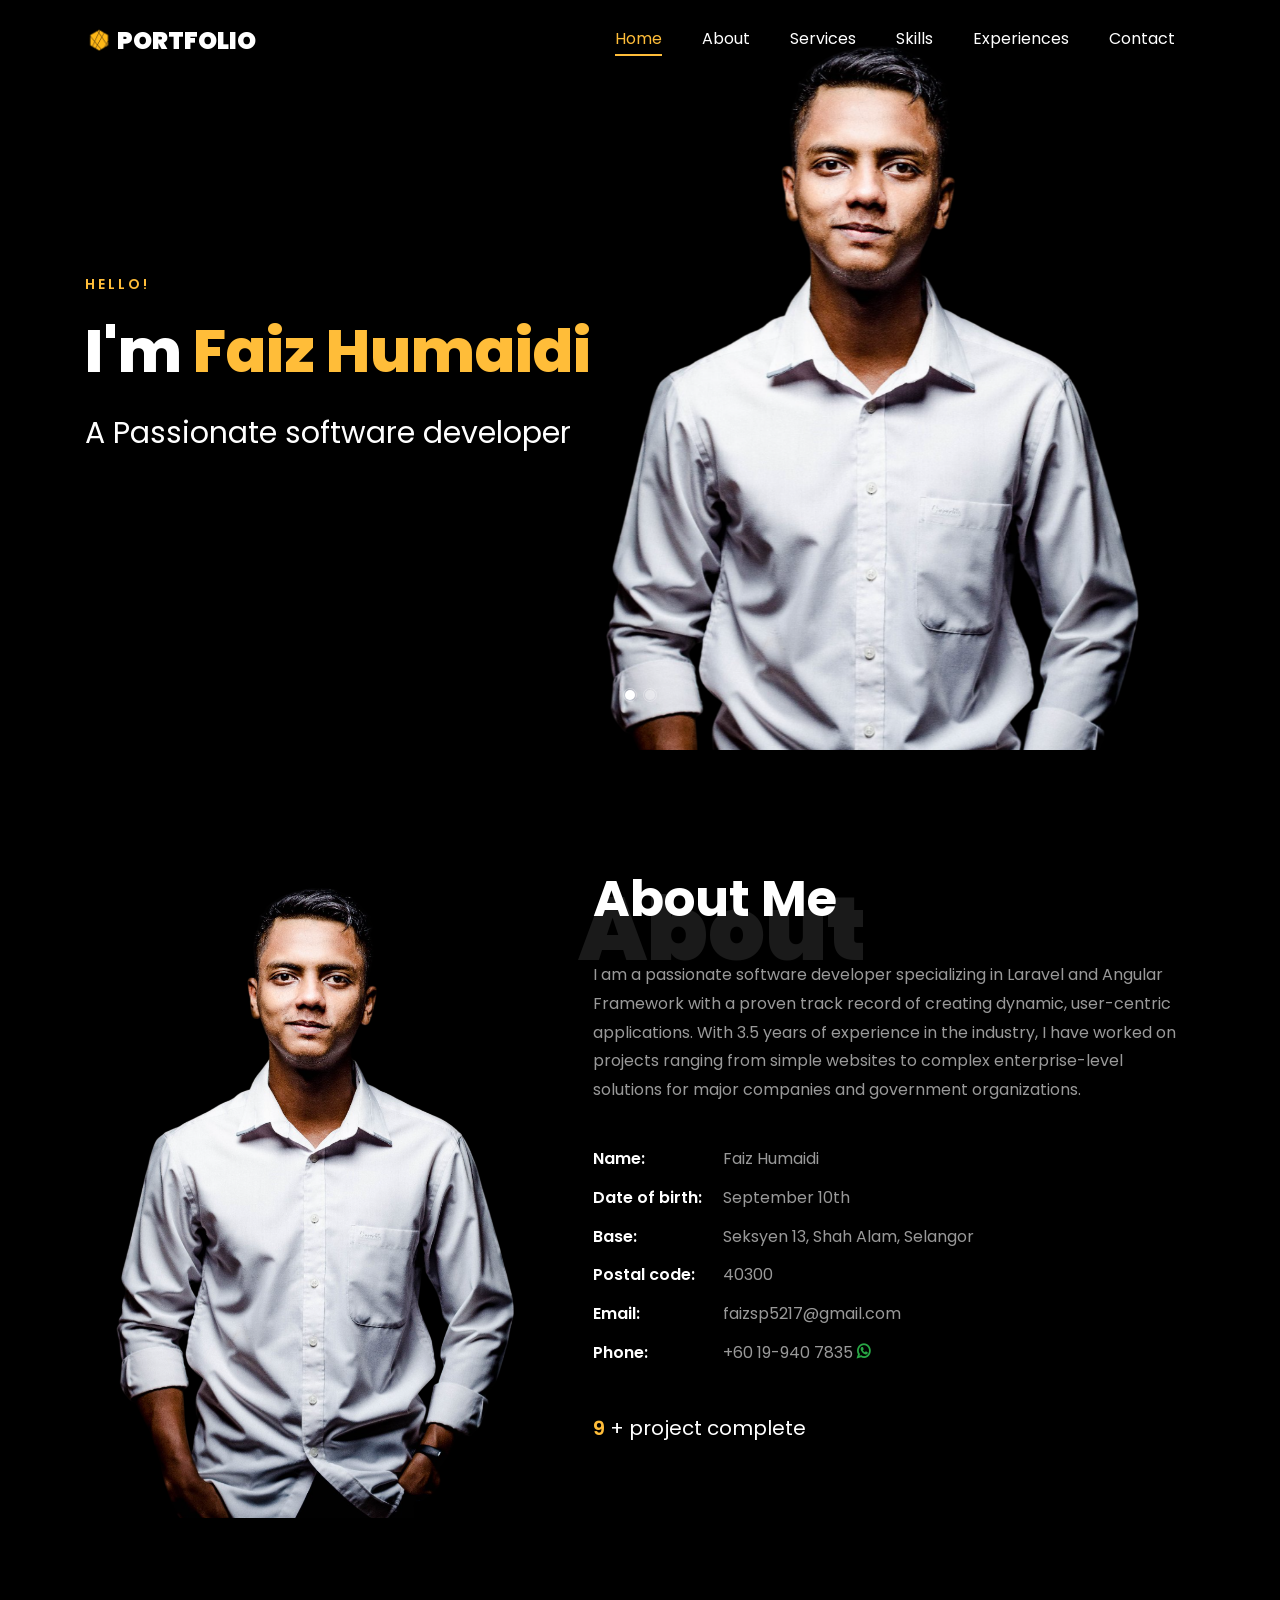
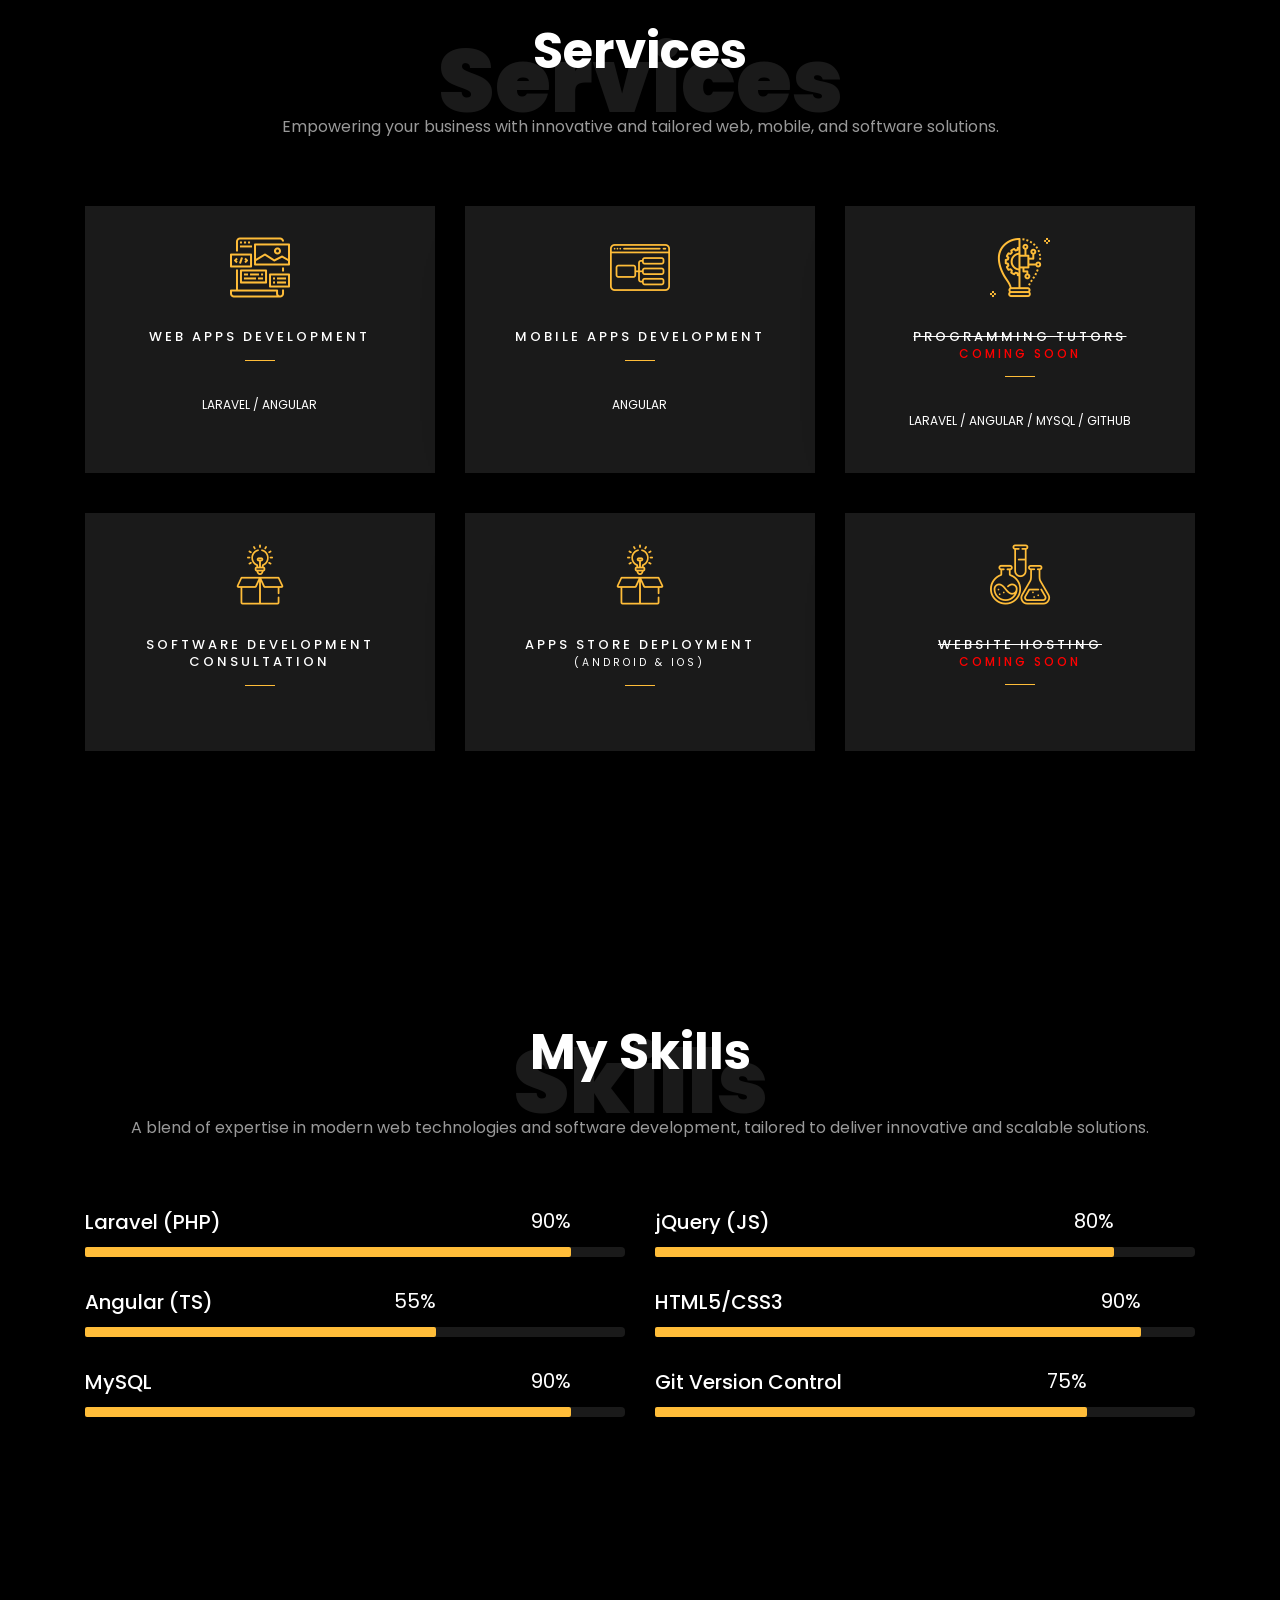
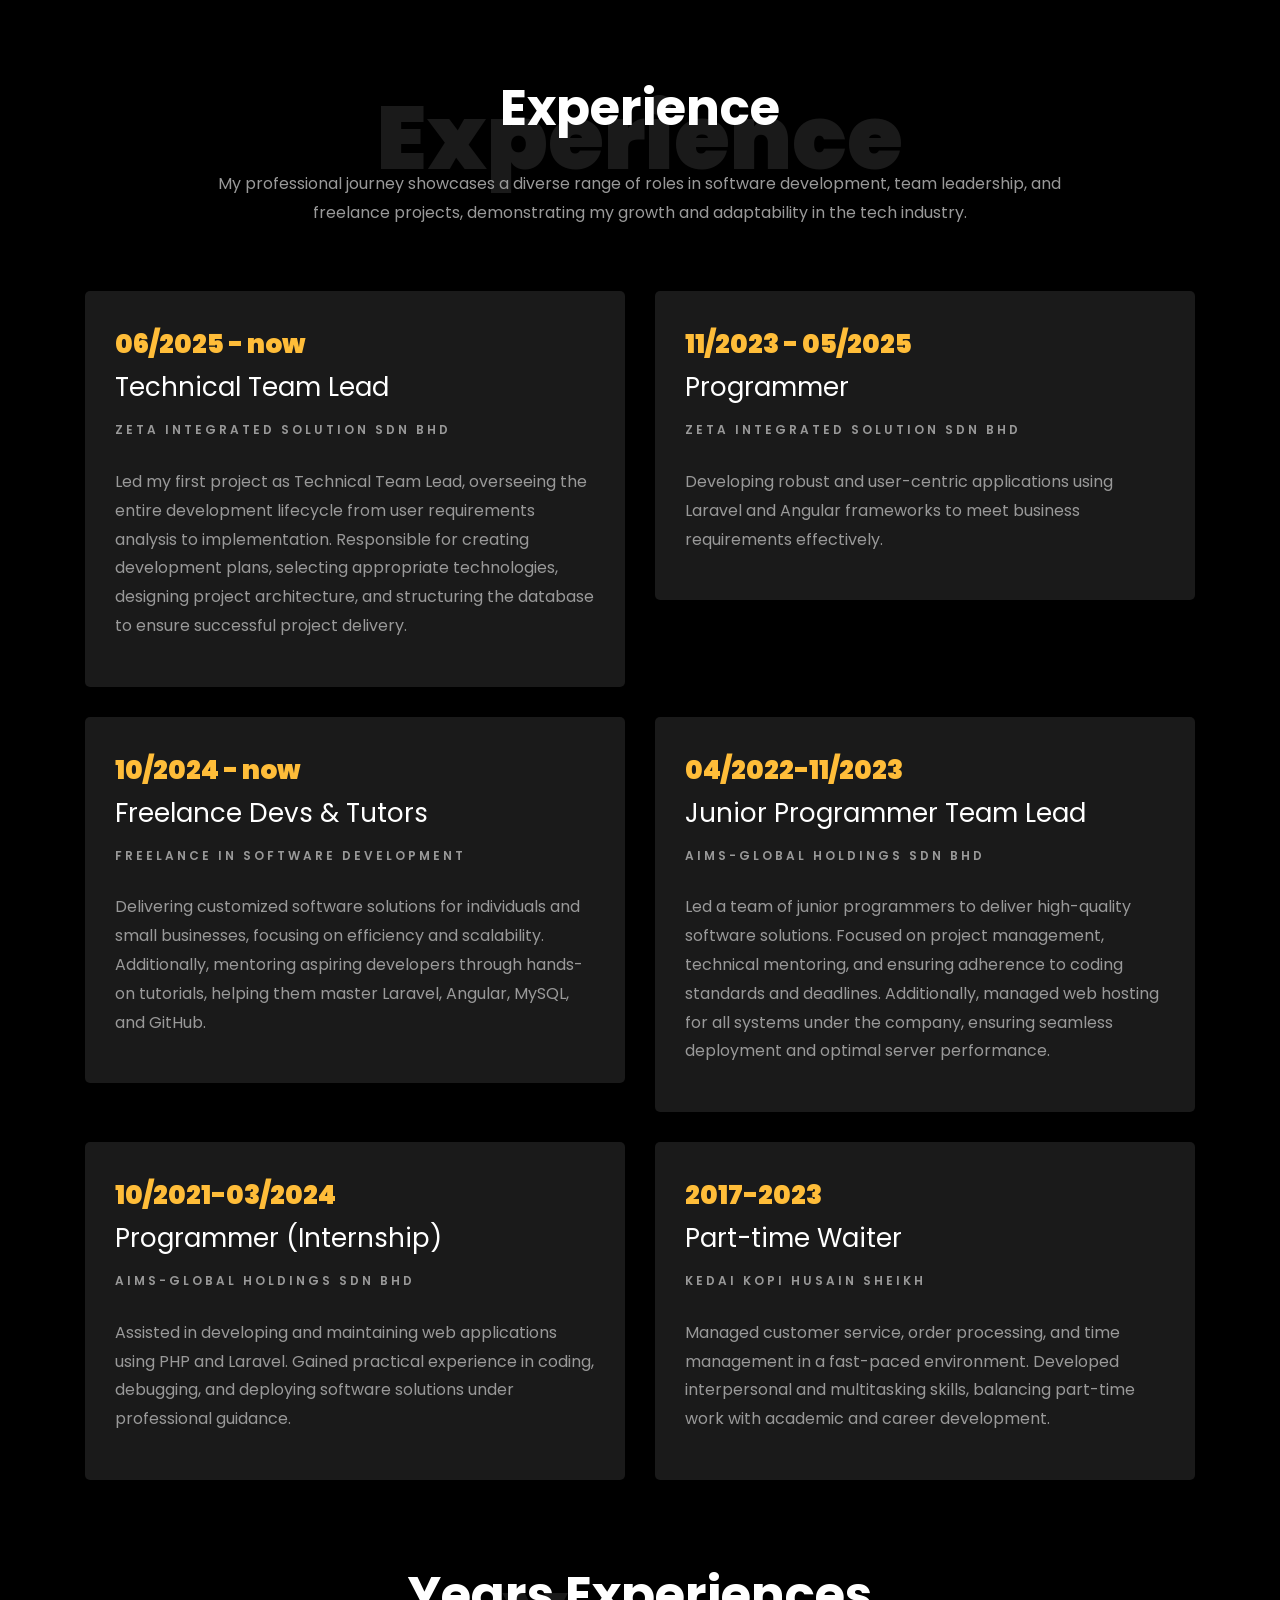
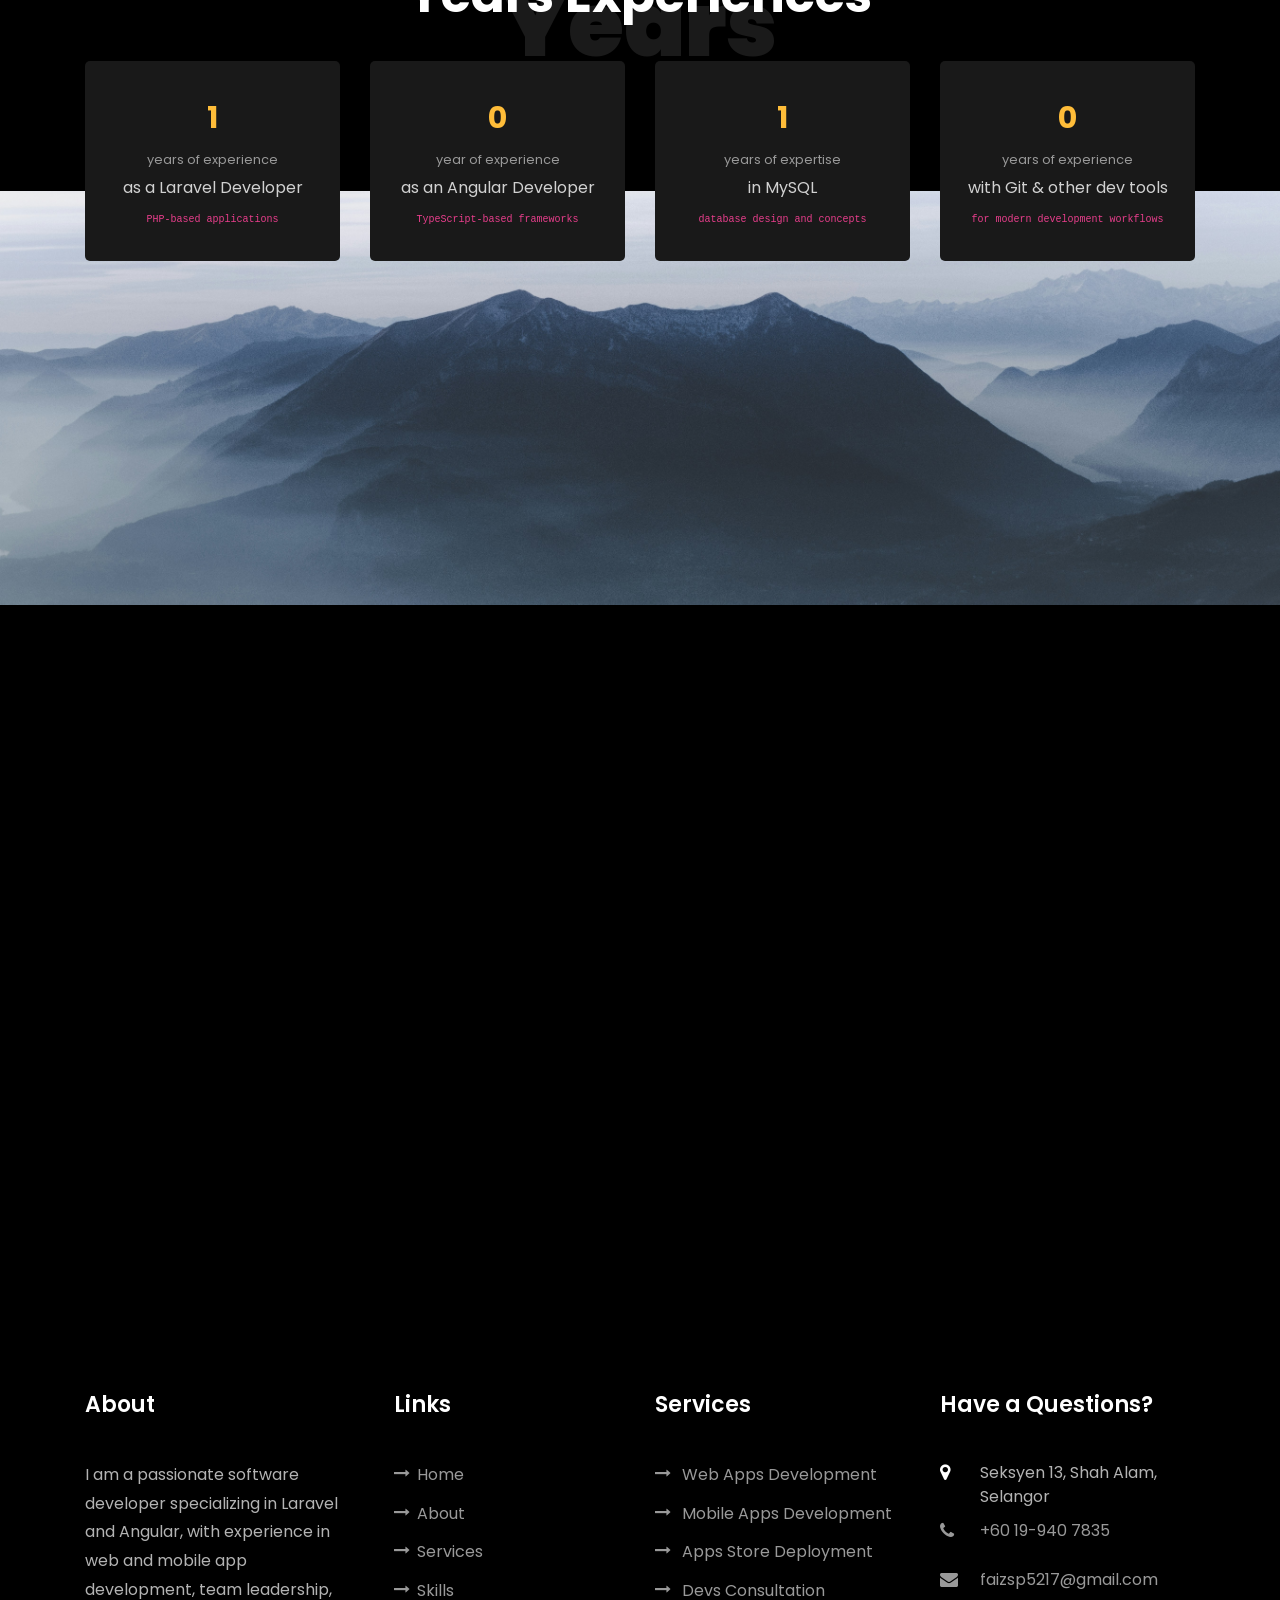
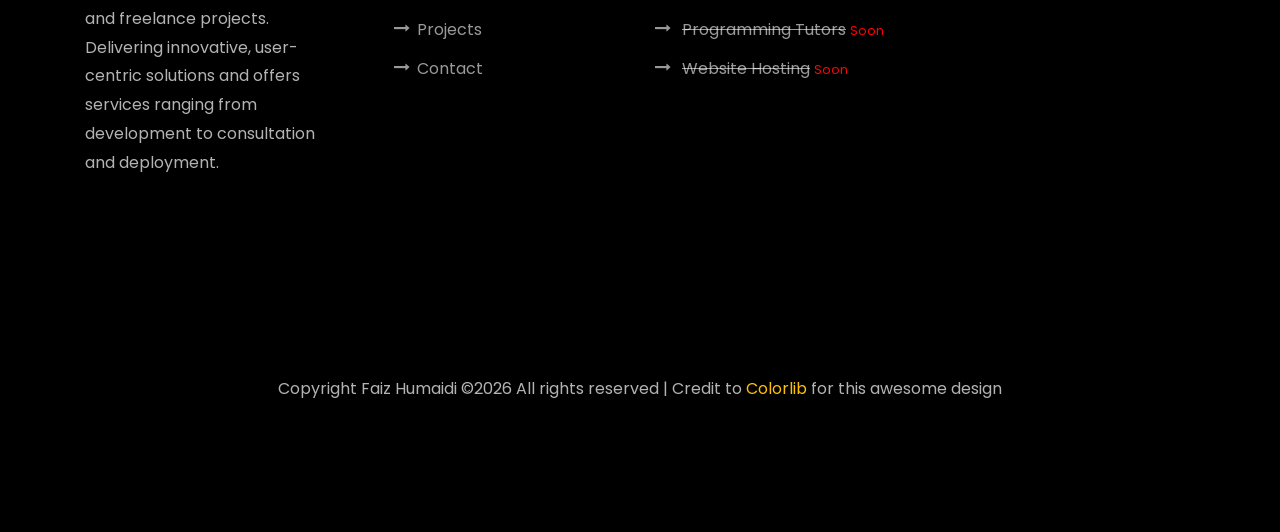
<file: index.html>
<!DOCTYPE html>
<html lang="en">
<head>
    <title>Portfolio - Faiz Humaidi</title>
    <meta charset="utf-8">
    <meta name="viewport" content="width=device-width, initial-scale=1, shrink-to-fit=no">
    <link rel="icon" href="images/logo/favicon-primary.ico" type="image/x-icon">

    <link href="https://fonts.googleapis.com/css?family=Poppins:100,200,300,400,500,600,700,800,900" rel="stylesheet">

    <link rel="stylesheet" href="css/open-iconic-bootstrap.min.css">
    <link rel="stylesheet" href="css/animate.css">

    <link rel="stylesheet" href="css/owl.carousel.min.css">
    <link rel="stylesheet" href="css/owl.theme.default.min.css">
    <link rel="stylesheet" href="css/magnific-popup.css">

    <link rel="stylesheet" href="css/aos.css">

    <link rel="stylesheet" href="css/ionicons.min.css">

    <link rel="stylesheet" href="css/flaticon.css">
    <link rel="stylesheet" href="css/icomoon.css">
    <link rel="stylesheet" href="css/style.css">

    <style>
        .profile-image {
            background-size: contain; /* Makes the image fit within the container */
            background-repeat: no-repeat; /* Prevents tiling */
            background-position: center; /* Centers the image */
            height: auto; /* Adjusts the height as needed */
        }

        .stack {
            margin-left: 0;
            padding-left: 0;
            list-style: none;
            color: #FFFFFF;
        }
    </style>
</head>
<body data-spy="scroll" data-target=".site-navbar-target" data-offset="300">

<!-- navbar section -->
<nav class="navbar navbar-expand-lg navbar-dark ftco_navbar ftco-navbar-light site-navbar-target" id="ftco-navbar">
    <div class="container">
        <a class="navbar-brand" href="./index.html">
            <img src="images/logo/logo_primary_without_text.png" alt="logo" class="pb-1" style="height: 32px"/>
            Portfolio</a>
        <button class="navbar-toggler js-fh5co-nav-toggle fh5co-nav-toggle" type="button" data-toggle="collapse" data-target="#ftco-nav" aria-controls="ftco-nav" aria-expanded="false" aria-label="Toggle navigation">
            <span class="oi oi-menu"></span> Menu
        </button>

        <div class="collapse navbar-collapse" id="ftco-nav">
            <ul class="navbar-nav nav ml-auto">
                <li class="nav-item"><a href="#home-section" class="nav-link"><span>Home</span></a></li>
                <li class="nav-item"><a href="#about-section" class="nav-link"><span>About</span></a></li>
                <li class="nav-item"><a href="#services-section" class="nav-link"><span>Services</span></a></li>
                <li class="nav-item"><a href="#skills-section" class="nav-link"><span>Skills</span></a></li>
                <!--<li class="nav-item"><a href="#projects-section" class="nav-link"><span>Projects</span></a></li>-->
                <li class="nav-item"><a href="#experience-section" class="nav-link"><span>Experiences</span></a></li>
                <li class="nav-item"><a href="#contact-section" class="nav-link"><span>Contact</span></a></li>
            </ul>
        </div>
    </div>
</nav>

<!-- home section -->
<section id="home-section" class="hero">
    <div class="home-slider  owl-carousel">
        <div class="slider-item ">
            <div class="overlay"></div>
            <div class="container">
                <div class="row d-md-flex no-gutters slider-text align-items-end justify-content-end" data-scrollax-parent="true">
                    <div class="one-third js-fullheight order-md-last img profile-image" style="background-image:url(images/profile/01.png);">
                        <div class="overlay"></div>
                    </div>
                    <div class="one-forth d-flex  align-items-center ftco-animate" data-scrollax=" properties: { translateY: '70%' }">
                        <div class="text">
                            <span class="subheading">Hello!</span>
                            <h1 class="mb-4 mt-3">I'm <span>Faiz Humaidi</span></h1>
                            <h2 class="mb-4">A Passionate software developer</h2>
<!--                            <p><a href="#" class="btn btn-primary py-3 px-4">Hire me</a> <a href="#" class="btn btn-white btn-outline-white py-3 px-4">My works</a></p>-->
                        </div>
                    </div>
                </div>
            </div>
        </div>

        <div class="slider-item">
            <div class="overlay"></div>
            <div class="container">
                <div class="row d-flex no-gutters slider-text align-items-end justify-content-end" data-scrollax-parent="true">
                    <div class="one-third js-fullheight order-md-last img profile-image" style="background-image:url(images/profile/02.png);">
                        <div class="overlay"></div>
                    </div>
                    <div class="one-forth d-flex align-items-center ftco-animate" data-scrollax=" properties: { translateY: '70%' }">
                        <div class="text">
                            <span class="subheading">Hello!</span>
                            <h1 class="mb-4 mt-3">I'm a <span>software developer</span> based in Shah Alam</h1>
<!--                            <p><a href="#" class="btn btn-primary py-3 px-4">Hire me</a> <a href="#" class="btn btn-white btn-outline-white py-3 px-4">My works</a></p>-->
                        </div>
                    </div>
                </div>
            </div>
        </div>
    </div>
</section>

<!-- about section -->
<section class="ftco-about img ftco-section ftco-no-pb" id="about-section">
    <div class="container">
        <div class="row d-flex">
            <div class="col-md-6 col-lg-5 d-flex">
                <div class="img-about img d-flex align-items-stretch">
                    <div class="overlay"></div>
                    <div class="img d-flex align-self-stretch align-items-center" style="background-image:url(images/profile/01.png);">
                    </div>
                </div>
            </div>
            <div class="col-md-6 col-lg-7 pl-lg-5 pb-5">
                <div class="row justify-content-start pb-3">
                    <div class="col-md-12 heading-section ftco-animate">
                        <h1 class="big">About</h1>
                        <h2 class="mb-4">About Me</h2>
                        <p>I am a passionate software developer specializing in Laravel and Angular Framework
                            with a proven track record of creating dynamic, user-centric applications.
                            With 3.5 years of experience in the industry, I have worked on projects ranging from simple
                            websites to complex enterprise-level solutions for major companies and government
                            organizations.</p>
                        <ul class="about-info mt-4 px-md-0 px-2">
                            <li class="d-flex"><span>Name:</span> <span>Faiz Humaidi</span></li>
                            <li class="d-flex"><span>Date of birth:</span> <span>September 10th</span></li>
                            <li class="d-flex"><span>Base:</span> <span>Seksyen 13, Shah Alam, Selangor</span></li>
                            <li class="d-flex"><span>Postal code:</span> <span>40300</span></li>
                            <li class="d-flex"><span>Email:</span> <span>faizsp5217@gmail.com</span></li>
                            <li class="d-flex"><span>Phone: </span> <span>+60 19-940 7835
								<a href="https://wa.link/18r6bu" target="_blank" style="text-decoration: none;color: #36ff36">
									<span class="icon icon-whatsapp text-success"></span></a></span> </li>
                        </ul>
                    </div>
                </div>
                <div class="counter-wrap ftco-animate d-flex mt-md-3">
                    <div class="text">
                        <p class="mb-4">
                            <span class="number" data-number="30">0</span>
                            <span>+ project complete</span>
                        </p>
<!--                        <p><a href="#" class="btn btn-primary py-3 px-3">Download CV</a></p>-->
                    </div>
                </div>
            </div>
        </div>
    </div>
</section>

<!-- services section -->
<section class="ftco-section ftco-no-pt" id="services-section">
    <div class="container">
        <div class="row justify-content-center py-5 mt-5">
            <div class="col-md-12 heading-section text-center ftco-animate">
                <h1 class="big big-2">Services</h1>
                <h2 class="mb-4">Services</h2>
                <p>Empowering your business with innovative and tailored web, mobile, and software solutions.</p>
            </div>
        </div>
        <div class="row">
            <div class="col-md-4 text-center d-flex ftco-animate">
                <a href="#" class="services-1">
							<span class="icon">
								<i class="flaticon-web-design"></i>
							</span>
                    <div class="desc">
                        <h3 class="mb-5">Web Apps Development</h3>
                        <span class="text-white">Laravel / Angular</span>
                    </div>
                </a>
            </div>
            <div class="col-md-4 text-center d-flex ftco-animate">
                <a href="#" class="services-1">
							<span class="icon">
								<i class="flaticon-ux-design"></i>
							</span>
                    <div class="desc">
                        <h3 class="mb-5">Mobile Apps Development</h3>
                        <span class="text-white">Angular</span>
                    </div>
                </a>
            </div>
            <div class="col-md-4 text-center d-flex ftco-animate">
                <a href="#" class="services-1">
							<span class="icon">
								<i class="flaticon-innovation"></i>
							</span>
                    <div class="desc">
                        <h3 class="mb-5">
                            <del>Programming Tutors</del>
                            <br>
                            <span style="color: red;">Coming Soon</span>
                        </h3>
                        <span class="text-white">Laravel / Angular / MySQL / Github</span>
                    </div>
                </a>
            </div>

            <div class="col-md-4 text-center d-flex ftco-animate">
                <a href="#" class="services-1">
							<span class="icon">
								<i class="flaticon-ideas"></i>
							</span>
                    <div class="desc">
                        <h3 class="mb-5">Software Development Consultation</h3>
                    </div>
                </a>
            </div>

            <div class="col-md-4 text-center d-flex ftco-animate">
                <a href="#" class="services-1">
							<span class="icon">
								<i class="flaticon-ideas"></i>
							</span>
                    <div class="desc">
                        <h3 class="mb-5">
                            Apps Store Deployment<br>
                            <small>(Android & iOS)</small>
                        </h3>
                    </div>
                </a>
            </div>

            <div class="col-md-4 text-center d-flex ftco-animate">
                <a href="#" class="services-1">
					<span class="icon">
						<i class="flaticon-flasks"></i>
					</span>
                    <div class="desc">
                        <h3 class="mb-5">
                            <del>Website hosting</del>
                            <br>
                            <span style="color: red;">Coming Soon</span>
                        </h3>
                    </div>
                </a>
            </div>
        </div>
    </div>
</section>

<!-- skills section -->
<section class="ftco-section" id="skills-section">
    <div class="container">
        <div class="row justify-content-center pb-5">
            <div class="col-md-12 heading-section text-center ftco-animate">
                <h1 class="big big-2">Skills</h1>
                <h2 class="mb-4">My Skills</h2>
                <p>A blend of expertise in modern web technologies and software development, tailored to deliver innovative and scalable solutions.</p>
            </div>
        </div>
        <div class="row">
            <div class="col-md-6 animate-box">
                <div class="progress-wrap ftco-animate">
                    <h3>Laravel (PHP)</h3>
                    <div class="progress">
                        <div class="progress-bar color-1" role="progressbar" aria-valuenow="90"
                             aria-valuemin="0" aria-valuemax="100" style="width:90%">
                            <span>90%</span>
                        </div>
                    </div>
                </div>
            </div>
            <div class="col-md-6 animate-box">
                <div class="progress-wrap ftco-animate">
                    <h3>jQuery (JS)</h3>
                    <div class="progress">
                        <div class="progress-bar color-2" role="progressbar" aria-valuenow="85"
                             aria-valuemin="0" aria-valuemax="100" style="width:85%">
                            <span>80%</span>
                        </div>
                    </div>
                </div>
            </div>
            <div class="col-md-6 animate-box">
                <div class="progress-wrap ftco-animate">
                    <h3>Angular (TS)</h3>
                    <div class="progress">
                        <div class="progress-bar color-4" role="progressbar" aria-valuenow="55"
                             aria-valuemin="0" aria-valuemax="100" style="width:65%">
                            <span>55%</span>
                        </div>
                    </div>
                </div>
            </div>
            <div class="col-md-6 animate-box">
                <div class="progress-wrap ftco-animate">
                    <h3>HTML5/CSS3</h3>
                    <div class="progress">
                        <div class="progress-bar color-3" role="progressbar" aria-valuenow="90"
                             aria-valuemin="0" aria-valuemax="100" style="width:90%">
                            <span>90%</span>
                        </div>
                    </div>
                </div>
            </div>
            <div class="col-md-6 animate-box">
                <div class="progress-wrap ftco-animate">
                    <h3>MySQL</h3>
                    <div class="progress">
                        <div class="progress-bar color-5" role="progressbar" aria-valuenow="90"
                             aria-valuemin="0" aria-valuemax="100" style="width:90%">
                            <span>90%</span>
                        </div>
                    </div>
                </div>
            </div>
            <div class="col-md-6 animate-box">
                <div class="progress-wrap ftco-animate">
                    <h3>Git Version Control</h3>
                    <div class="progress">
                        <div class="progress-bar color-6" role="progressbar" aria-valuenow="75"
                             aria-valuemin="0" aria-valuemax="100" style="width:80%">
                            <span>75%</span>
                        </div>
                    </div>
                </div>
            </div>
        </div>
    </div>
</section>

<!-- projects section -->
<!--<section class="ftco-section ftco-project" id="projects-section">
    <div class="container">
        <div class="row justify-content-center pb-5">
            <div class="col-md-12 heading-section text-center ftco-animate">
                <h1 class="big big-2">Projects</h1>
                <h2 class="mb-4">Our Projects</h2>
                <p>Far far away, behind the word mountains, far from the countries Vokalia and Consonantia</p>
            </div>
        </div>
        <div class="row">
            <div class="col-md-4">
                <div class="project img ftco-animate d-flex justify-content-center align-items-center" style="background-image: url(images/project-4.jpg);">
                    <div class="overlay"></div>
                    <div class="text text-center p-4">
                        <h3><a href="#">Branding &amp; Illustration Design</a></h3>
                        <span>Web Design</span>
                    </div>
                </div>
            </div>
            <div class="col-md-8">
                <div class="project img ftco-animate d-flex justify-content-center align-items-center" style="background-image: url(images/project-5.jpg);">
                    <div class="overlay"></div>
                    <div class="text text-center p-4">
                        <h3><a href="#">Branding &amp; Illustration Design</a></h3>
                        <span>Web Design</span>
                    </div>
                </div>
            </div>

            <div class="col-md-8">
                <div class="project img ftco-animate d-flex justify-content-center align-items-center" style="background-image: url(images/project-1.jpg);">
                    <div class="overlay"></div>
                    <div class="text text-center p-4">
                        <h3><a href="#">Branding &amp; Illustration Design</a></h3>
                        <span>Web Design</span>
                    </div>
                </div>

                <div class="project img ftco-animate d-flex justify-content-center align-items-center" style="background-image: url(images/project-6.jpg);">
                    <div class="overlay"></div>
                    <div class="text text-center p-4">
                        <h3><a href="#">Branding &amp; Illustration Design</a></h3>
                        <span>Web Design</span>
                    </div>
                </div>
            </div>
            <div class="col-md-4">
                <div class="row">
                    <div class="col-md-12">
                        <div class="project img ftco-animate d-flex justify-content-center align-items-center" style="background-image: url(images/project-2.jpg);">
                            <div class="overlay"></div>
                            <div class="text text-center p-4">
                                <h3><a href="#">Branding &amp; Illustration Design</a></h3>
                                <span>Web Design</span>
                            </div>
                        </div>
                    </div>
                    <div class="col-md-12">
                        <div class="project img ftco-animate d-flex justify-content-center align-items-center" style="background-image: url(images/project-3.jpg);">
                            <div class="overlay"></div>
                            <div class="text text-center p-4">
                                <h3><a href="#">Branding &amp; Illustration Design</a></h3>
                                <span>Web Design</span>
                            </div>
                        </div>
                    </div>
                </div>
            </div>
        </div>
    </div>
</section>-->

<!-- experience section -->
<section class="ftco-section ftco-no-pb" id="experience-section">
    <div class="container">
        <div class="row justify-content-center pb-5">
            <div class="col-md-10 heading-section text-center ftco-animate">
                <h1 class="big big-2">Experience</h1>
                <h2 class="mb-4">Experience</h2>
                <p>My professional journey showcases a diverse range of roles in software development, team leadership,
                    and freelance projects, demonstrating my growth and adaptability in the tech industry.</p>
            </div>
        </div>
        <div class="row">
            <div class="col-md-6">
                <div class="resume-wrap ftco-animate">
                    <span class="date">06/2025 - now</span>
                    <h2>Technical Team Lead</h2>
                    <span class="position">Zeta Integrated Solution Sdn Bhd</span>
                    <p class="mt-4">Led my first project as Technical Team Lead, overseeing the entire development
                        lifecycle from user requirements analysis to implementation. Responsible for creating development
                        plans, selecting appropriate technologies, designing project architecture, and structuring the
                        database to ensure successful project delivery.</p>
                </div>
            </div>

            <div class="col-md-6">
                <div class="resume-wrap ftco-animate">
                    <span class="date">11/2023 - 05/2025</span>
                    <h2>Programmer</h2>
                    <span class="position">Zeta Integrated Solution Sdn Bhd</span>
                    <p class="mt-4">Developing robust and user-centric applications using Laravel and Angular frameworks
                        to meet business requirements effectively.</p>
                </div>
            </div>
        </div>
        <div class="row">
            <div class="col-md-6">
                <div class="resume-wrap ftco-animate">
                    <span class="date">10/2024 - now</span>
                    <h2>Freelance Devs & Tutors</h2>
                    <span class="position">Freelance in Software Development</span>
                    <p class="mt-4">
                        Delivering customized software solutions for individuals and small businesses, focusing on
                        efficiency and scalability. Additionally, mentoring aspiring developers through hands-on
                        tutorials, helping them master Laravel, Angular, MySQL, and GitHub.
                    </p>
                </div>
            </div>
            <div class="col-md-6">
                <div class="resume-wrap ftco-animate">
                    <span class="date">04/2022-11/2023</span>
                    <h2>Junior Programmer Team Lead</h2>
                    <span class="position">Aims-Global Holdings Sdn Bhd</span>
                    <p class="mt-4">
                        Led a team of junior programmers to deliver high-quality software solutions. Focused on project
                        management, technical mentoring, and ensuring adherence to coding standards and deadlines.
                        Additionally, managed web hosting for all systems under the company, ensuring seamless
                        deployment and optimal server performance.
                    </p>
                </div>
            </div>
        </div>

        <div class="row">
            <div class="col-md-6">
                <div class="resume-wrap ftco-animate">
                    <span class="date">10/2021-03/2024</span>
                    <h2>Programmer (Internship)</h2>
                    <span class="position">Aims-Global Holdings Sdn Bhd</span>
                    <p class="mt-4">Assisted in developing and maintaining web applications using PHP and Laravel.
                        Gained practical experience in coding, debugging, and deploying software solutions under
                        professional guidance.</p>
                </div>
            </div>

            <div class="col-md-6">
                <div class="resume-wrap ftco-animate">
                    <span class="date">2017-2023</span>
                    <h2>Part-time Waiter</h2>
                    <span class="position">Kedai Kopi Husain Sheikh</span>
                    <p class="mt-4">
                        Managed customer service, order processing, and time management in a fast-paced environment.
                        Developed interpersonal and multitasking skills, balancing part-time work with academic and
                        career development.
                    </p>
                </div>
            </div>
        </div>
        <div class="row justify-content-center mt-5">
            <div class="col-md-6 text-center ftco-animate">
<!--                <p><a href="#" class="btn btn-primary py-4 px-5">Download CV</a></p>-->
            </div>
        </div>
    </div>
</section>

<!-- counter section -->
<section class="ftco-section ftco-no-pt ftco-no-pb ftco-counter img" id="section-counter">
    <div class="container">
        <div class="row justify-content-center pb-1">
            <div class="col-md-10 heading-section text-center ftco-animate">
                <h1 class="big big-2">Years</h1>
                <h2 class="mb-4">Years Experiences</h2>
            </div>
        </div>
        <div class="row d-md-flex align-items-center">
            <div class="col-md d-flex justify-content-center counter-wrap ftco-animate">
                <div class="block-18">
                    <div class="text">
                        <strong class="number" data-number="6">0</strong>
                        <small>years of experience</small>
                        <span>as a Laravel Developer</span>
                        <code style="font-size: 10px">PHP-based applications</code>
                    </div>
                </div>
            </div>
            <div class="col-md d-flex justify-content-center counter-wrap ftco-animate">
                <div class="block-18">
                    <div class="text">
                        <strong class="number" data-number="1">0</strong>
                        <small>year of experience</small>
                        <span>as an Angular Developer</span>
                        <code style="font-size: 10px">TypeScript-based frameworks</code>
                    </div>
                </div>
            </div>
            <div class="col-md d-flex justify-content-center counter-wrap ftco-animate">
                <div class="block-18">
                    <div class="text">
                        <strong class="number" data-number="6">0</strong>
                        <small>years of expertise</small>
                        <span>in MySQL</span>
                        <code style="font-size: 10px">database design and concepts</code>
                    </div>
                </div>
            </div>
            <div class="col-md d-flex justify-content-center counter-wrap ftco-animate">
                <div class="block-18">
                    <div class="text">
                        <strong class="number" data-number="3">0</strong>
                        <small>years of experience</small>
                        <span>with Git & other dev tools</span>
                        <code class="pt-0" style="font-size: 10px">for modern development workflows</code>
                    </div>
                </div>
            </div>
        </div>
    </div>
</section>

<section class="ftco-section ftco-hireme img margin-top" style="background-image: url(images/bg_3.jpg);">
    <div class="container">
        <div class="row justify-content-center">
            <div class="col-md-7 ftco-animate text-center">
                <h2>I'm <span>Available</span> for Freelancing</h2>
                <p>I specialize in creating efficient, scalable, and user-friendly web/mobile applications tailored to meet your unique business needs.</p>
            </div>
        </div>
    </div>
</section>

<!-- contact section -->
<section class="ftco-section contact-section ftco-no-pb" id="contact-section">
    <div class="container">
        <div class="row justify-content-center mb-5 pb-3">
            <div class="col-md-7 heading-section text-center ftco-animate">
                <h1 class="big big-2">Contact</h1>
                <h2 class="mb-4">Contact Me</h2>
                <p>Every great collaboration begins with a simple hello. Let's create something amazing together!</p>
            </div>
        </div>

        <div class="row d-flex contact-info mb-5">
            <div class="col-md-6 col-lg-3 d-flex ftco-animate">
                <div class="align-self-stretch box p-4 text-center">
                    <div class="icon d-flex align-items-center justify-content-center">
                        <span class="icon-map-signs"></span>
                    </div>
                    <h3 class="mb-4">Current Base</h3>
                    <p class="text-white">Seksyen 13, Shah Alam</p>
                </div>
            </div>
            <div class="col-md-6 col-lg-3 d-flex ftco-animate">
                <div class="align-self-stretch box p-4 text-center">
                    <div class="icon d-flex align-items-center justify-content-center">
                        <span class="icon-phone2"></span>
                    </div>
                    <h3 class="mb-4">Contact Number</h3>
                    <p><a href="tel://0199407835">+60 19-940 7835</a></p>
                </div>
            </div>
            <div class="col-md-6 col-lg-3 d-flex ftco-animate">
                <div class="align-self-stretch box p-4 text-center">
                    <div class="icon d-flex align-items-center justify-content-center">
                        <span class="icon-paper-plane"></span>
                    </div>
                    <h3 class="mb-4">Email Address</h3>
                    <p><a href="mailto:faizsp5217@gmail.com">faizsp5217@gmail.com</a></p>
                </div>
            </div>
            <div class="col-md-6 col-lg-3 d-flex ftco-animate">
                <div class="align-self-stretch box p-4 text-center">
                    <div class="icon d-flex align-items-center justify-content-center">
                        <span class="icon-instagram"></span>
                    </div>
                    <h3 class="mb-4">Instagram</h3>
                    <p><a href="#" class="text-danger">COMING SOON</a></p>
                </div>
            </div>
        </div>

        <!--<div class="row no-gutters block-9">
            <div class="col-md-6 order-md-last d-flex">
                <form action="#" class="bg-light p-4 p-md-5 contact-form">
                    <div class="form-group">
                        <input type="text" class="form-control" placeholder="Your Name">
                    </div>
                    <div class="form-group">
                        <input type="text" class="form-control" placeholder="Your Email">
                    </div>
                    <div class="form-group">
                        <input type="text" class="form-control" placeholder="Subject">
                    </div>
                    <div class="form-group">
                        <textarea name="" id="" cols="30" rows="7" class="form-control" placeholder="Message"></textarea>
                    </div>
                    <div class="form-group">
                        <input type="submit" value="Send Message" class="btn btn-primary py-3 px-5">
                    </div>
                </form>

            </div>

            <div class="col-md-6 d-flex">
                <div class="img" style="background-image: url(images/profile/01.png);"></div>
            </div>
        </div>-->
    </div>
</section>

<!-- footer -->
<footer class="ftco-footer ftco-section">
    <div class="container">
        <div class="row mb-5">
            <div class="col-md">
                <div class="ftco-footer-widget mb-4">
                    <h2 class="ftco-heading-2">About</h2>
                    <p>
                        I am a passionate software developer specializing in Laravel and Angular, with experience in web
                        and mobile app development, team leadership, and freelance projects. Delivering innovative,
                        user-centric solutions and offers services ranging from development to consultation and deployment.
                    </p>
                    <ul class="ftco-footer-social list-unstyled float-md-left float-lft mt-5">
                        <li class="ftco-animate">
                            <a href="https://www.linkedin.com/in/faiz-humaidi-94aaa7219/" target="_blank">
                                <span class="icon-linkedin"></span>
                            </a>
                        </li>
                        <li class="ftco-animate">
                            <a href="https://github.com/faizhumaidi" target="_blank">
                                <span class="icon-github"></span>
                            </a>
                        </li>
                        <!--<li class="ftco-animate">
                            <a href="#" class="disabled"><span class="icon-instagram text-danger"></span></a>
                        </li>-->
                    </ul>
                </div>
            </div>
            <div class="col-md">
                <div class="ftco-footer-widget mb-4 ml-md-4">
                    <h2 class="ftco-heading-2">Links</h2>
                    <ul class="list-unstyled">
                        <li><a href="#home-section"><span class="icon-long-arrow-right mr-2"></span>Home</a></li>
                        <li><a href="#about-section"><span class="icon-long-arrow-right mr-2"></span>About</a></li>
                        <li><a href="#services-section"><span class="icon-long-arrow-right mr-2"></span>Services</a></li>
                        <li><a href="#skills-section"><span class="icon-long-arrow-right mr-2"></span>Skills</a></li>
                        <li><a href="#projects-section"><span class="icon-long-arrow-right mr-2"></span>Projects</a></li>
                        <li><a href="#contact-section"><span class="icon-long-arrow-right mr-2"></span>Contact</a></li>
                    </ul>
                </div>
            </div>
            <div class="col-md">
                <div class="ftco-footer-widget mb-4">
                    <h2 class="ftco-heading-2">Services</h2>
                    <ul class="list-unstyled">
                        <li><a href="#services-section"><span class="icon-long-arrow-right mr-2"></span>
                                Web Apps Development</a></li>
                        <li><a href="#services-section"><span class="icon-long-arrow-right mr-2"></span>
                                Mobile Apps Development</a></li>
                        <li><a href="#services-section"><span class="icon-long-arrow-right mr-2"></span>
                                Apps Store Deployment</a></li>
                        <li><a href="#services-section"><span class="icon-long-arrow-right mr-2"></span>
                                Devs Consultation</a></li>
                        <li><a href="#services-section"><span class="icon-long-arrow-right mr-2"></span>
                                <del>Programming Tutors</del> <small style="color: red;">Soon</small></a>
                        </li>
                        <li><a href="#services-section"><span class="icon-long-arrow-right mr-2"></span>
                                <del>Website Hosting</del> <small style="color: red;">Soon</small></a>
                        </li>
                    </ul>
                </div>
            </div>
            <div class="col-md">
                <div class="ftco-footer-widget mb-4">
                    <h2 class="ftco-heading-2">Have a Questions?</h2>
                    <div class="block-23 mb-3">
                        <ul>
                            <li>
                                <span class="icon icon-map-marker"></span>
                                <span class="text">Seksyen 13, Shah Alam, Selangor</span>
                            </li>
                            <li>
                                <a href="tel://0199407835">
                                    <span class="icon icon-phone"></span><span class="text">+60 19-940 7835</span>
                                </a>
                            </li>
                            <li>
                                <a href="mailto:faizsp5217@gmail.com">
                                    <span class="icon icon-envelope"></span>
                                    <span class="text">faizsp5217@gmail.com</span>
                                </a>
                            </li>
                        </ul>
                    </div>
                </div>
            </div>
        </div>
        <div class="row">
            <div class="col-md-12 text-center">

                <p><!-- Link back to Colorlib can't be removed. Template is licensed under CC BY 3.0. -->
                    Copyright Faiz Humaidi &copy;<script>document.write(new Date().getFullYear());</script>
                    All rights reserved | Credit to
                    <a href="https://colorlib.com" target="_blank" class="text-warning">Colorlib</a>
                    for this awesome design
                    <!-- Link back to Colorlib can't be removed. Template is licensed under CC BY 3.0. --></p>
            </div>
        </div>
    </div>
</footer>

<!-- loader -->
<div id="ftco-loader" class="show fullscreen">
    <svg class="circular" width="48px" height="48px">
        <circle class="path-bg" cx="24" cy="24" r="22" fill="none" stroke-width="4" stroke="#eeeeee"/>
        <circle class="path" cx="24" cy="24" r="22" fill="none" stroke-width="4" stroke-miterlimit="10" stroke="#F96D00"/>
    </svg>
</div>

<!-- script -->
<script src="js/jquery.min.js"></script>
<script src="js/jquery-migrate-3.0.1.min.js"></script>
<script src="js/popper.min.js"></script>
<script src="js/bootstrap.min.js"></script>
<script src="js/jquery.easing.1.3.js"></script>
<script src="js/jquery.waypoints.min.js"></script>
<script src="js/jquery.stellar.min.js"></script>
<script src="js/owl.carousel.min.js"></script>
<script src="js/jquery.magnific-popup.min.js"></script>
<script src="js/aos.js"></script>
<script src="js/jquery.animateNumber.min.js"></script>
<script src="js/scrollax.min.js"></script>
<script src="js/main.js"></script>
<!--<script src="https://kit.fontawesome.com/135901d236.js" crossorigin="anonymous"></script>-->

</body>
</html>
</file>
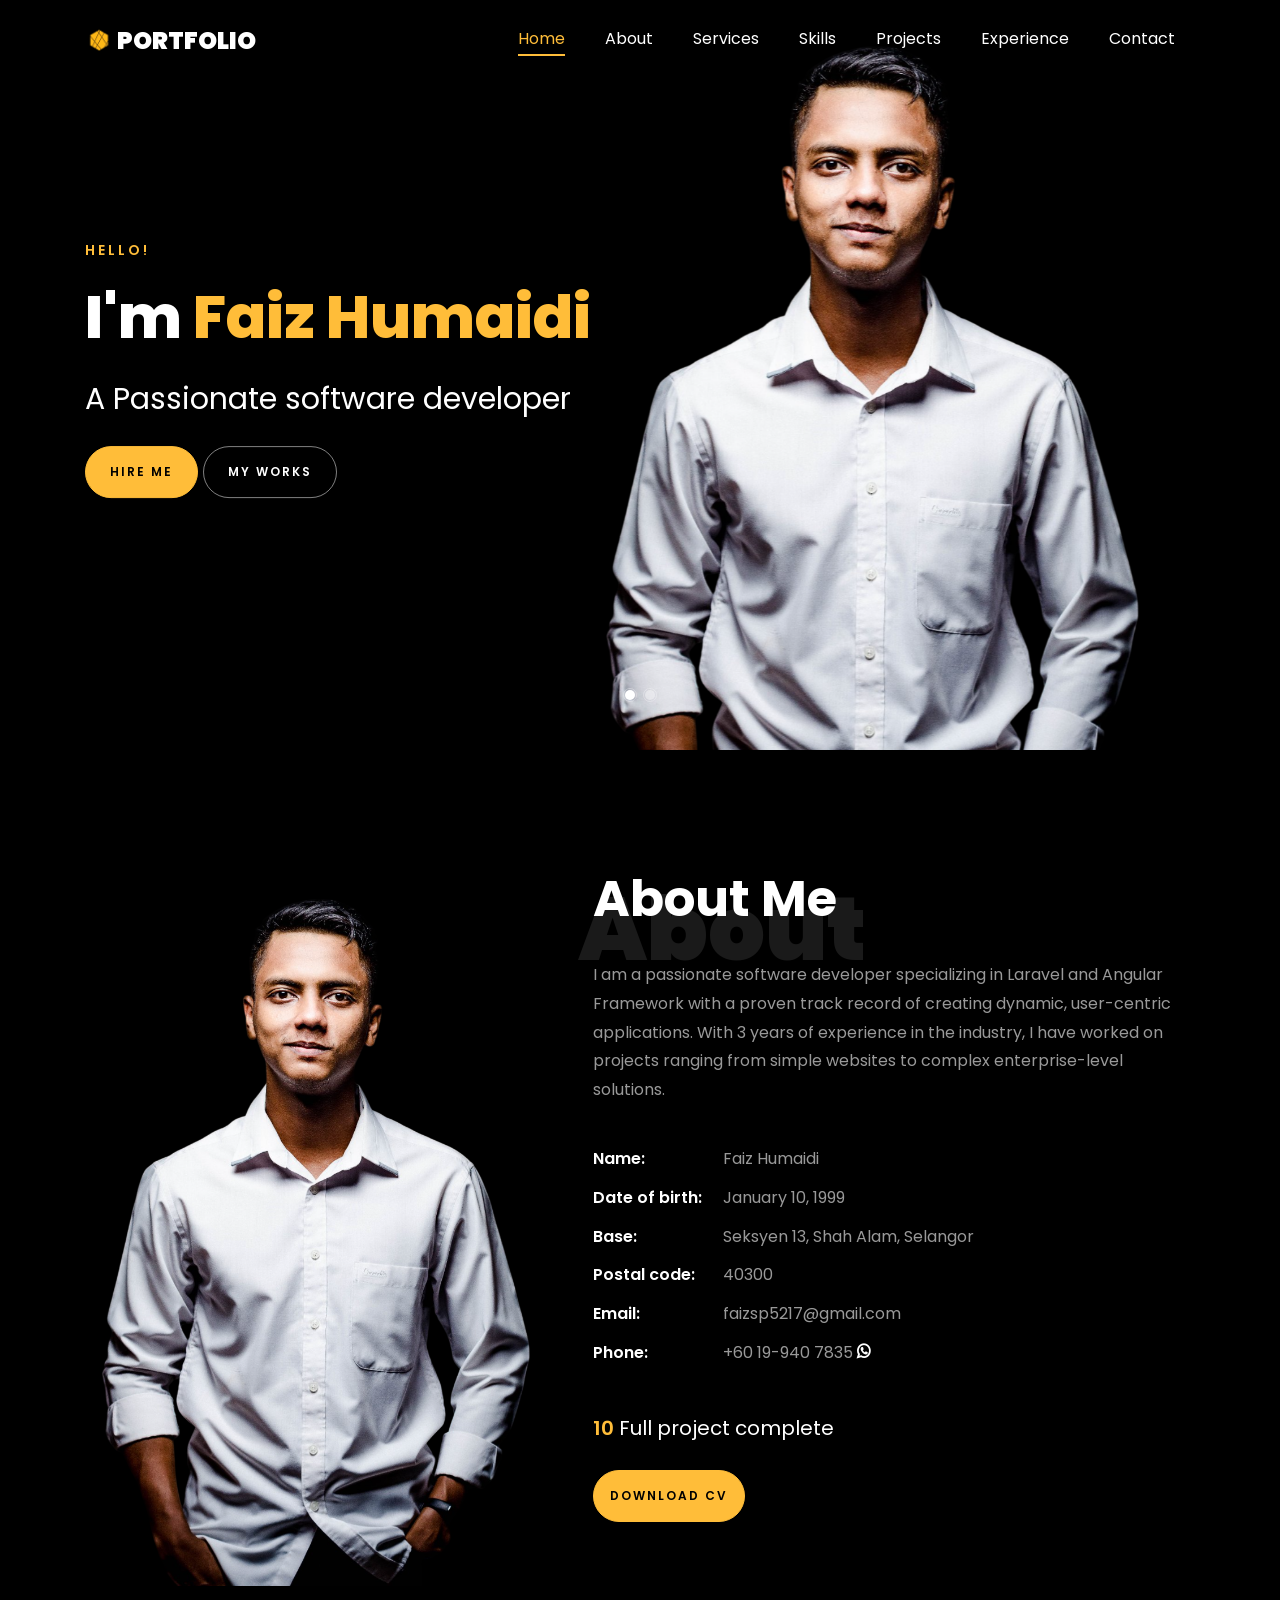
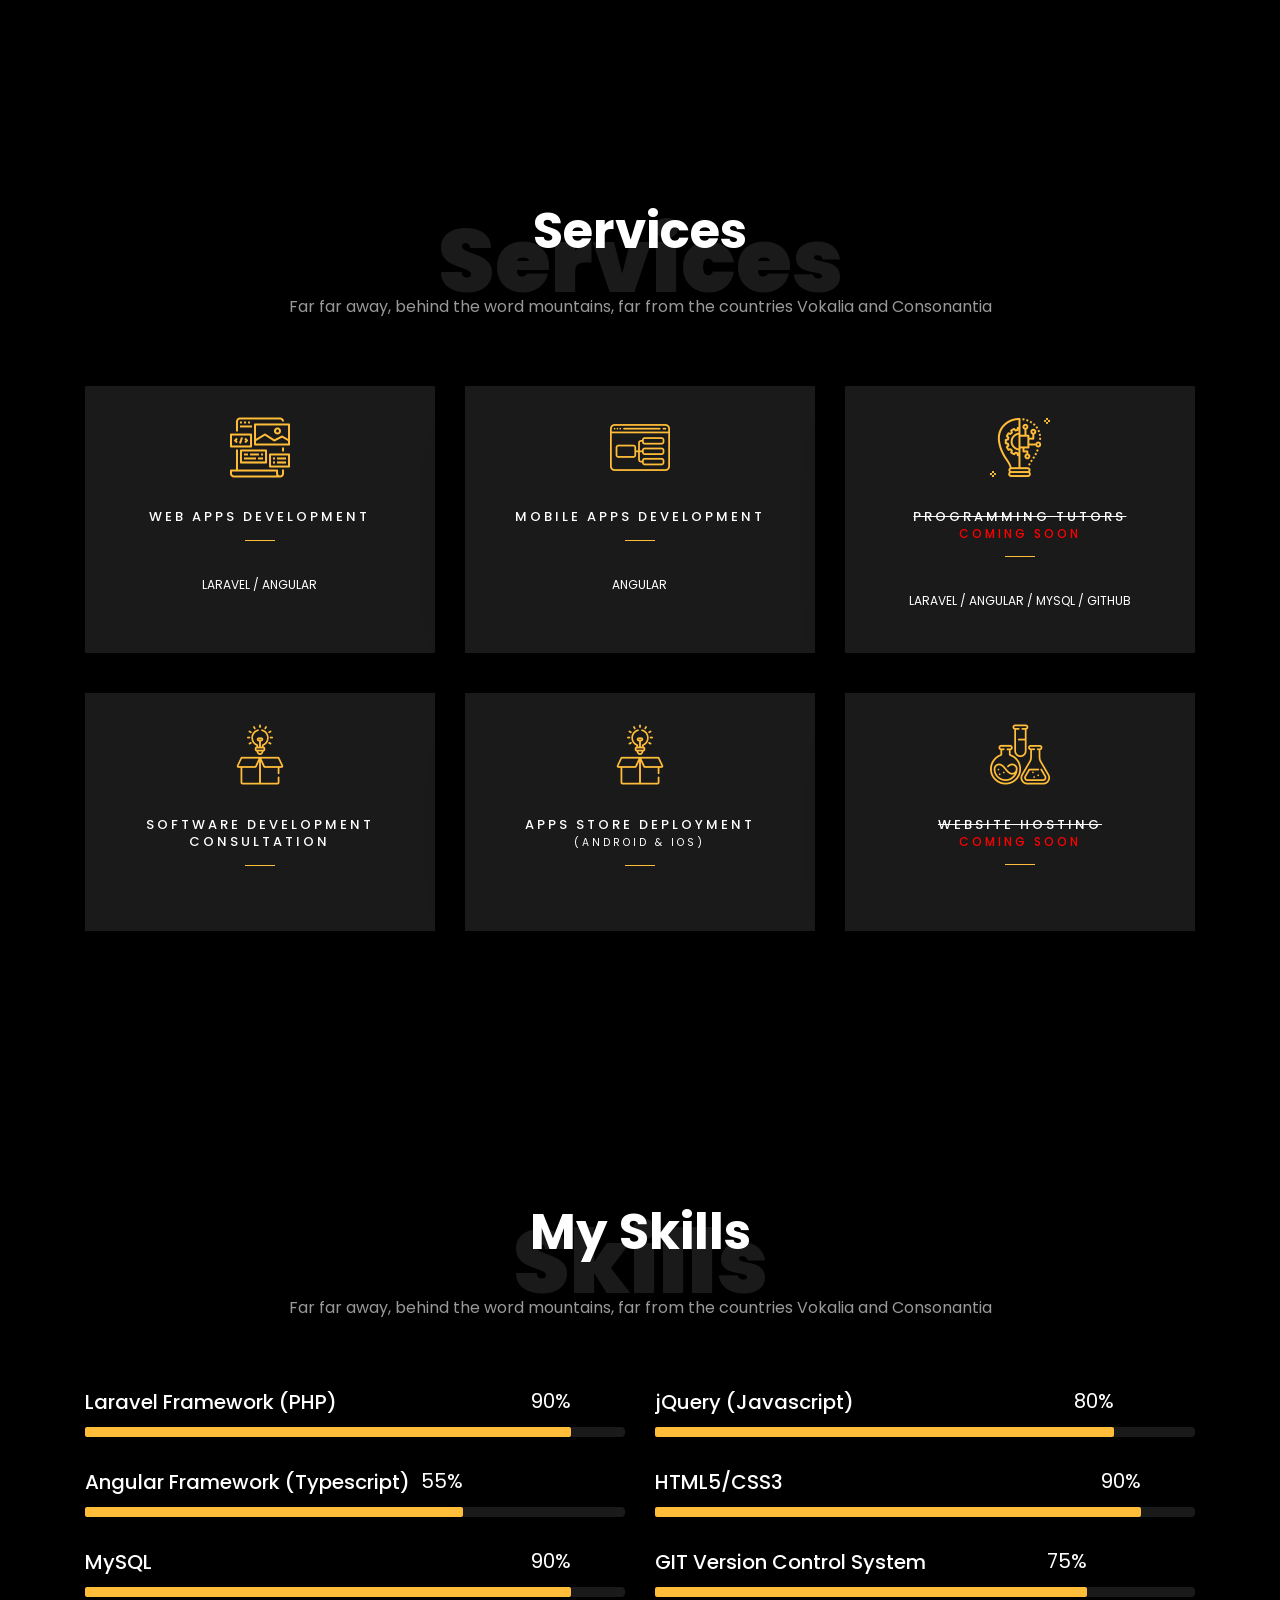
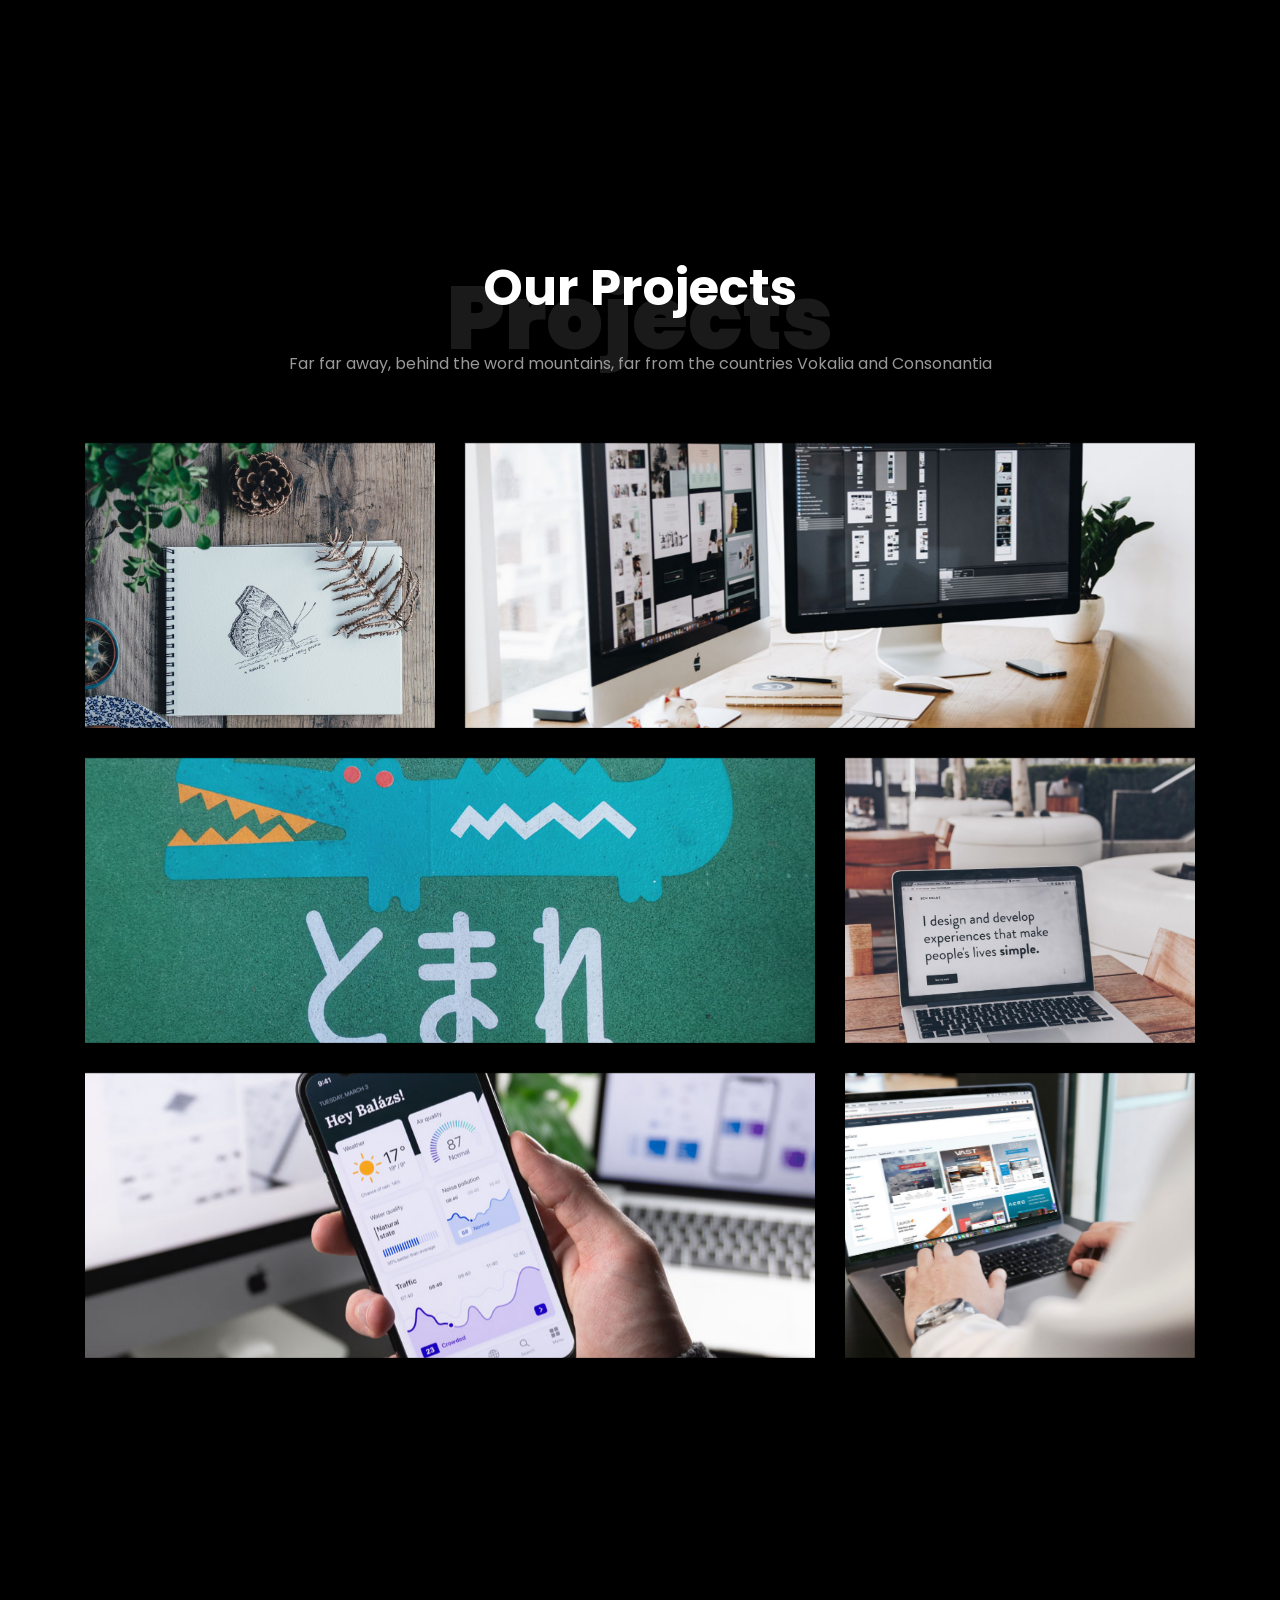
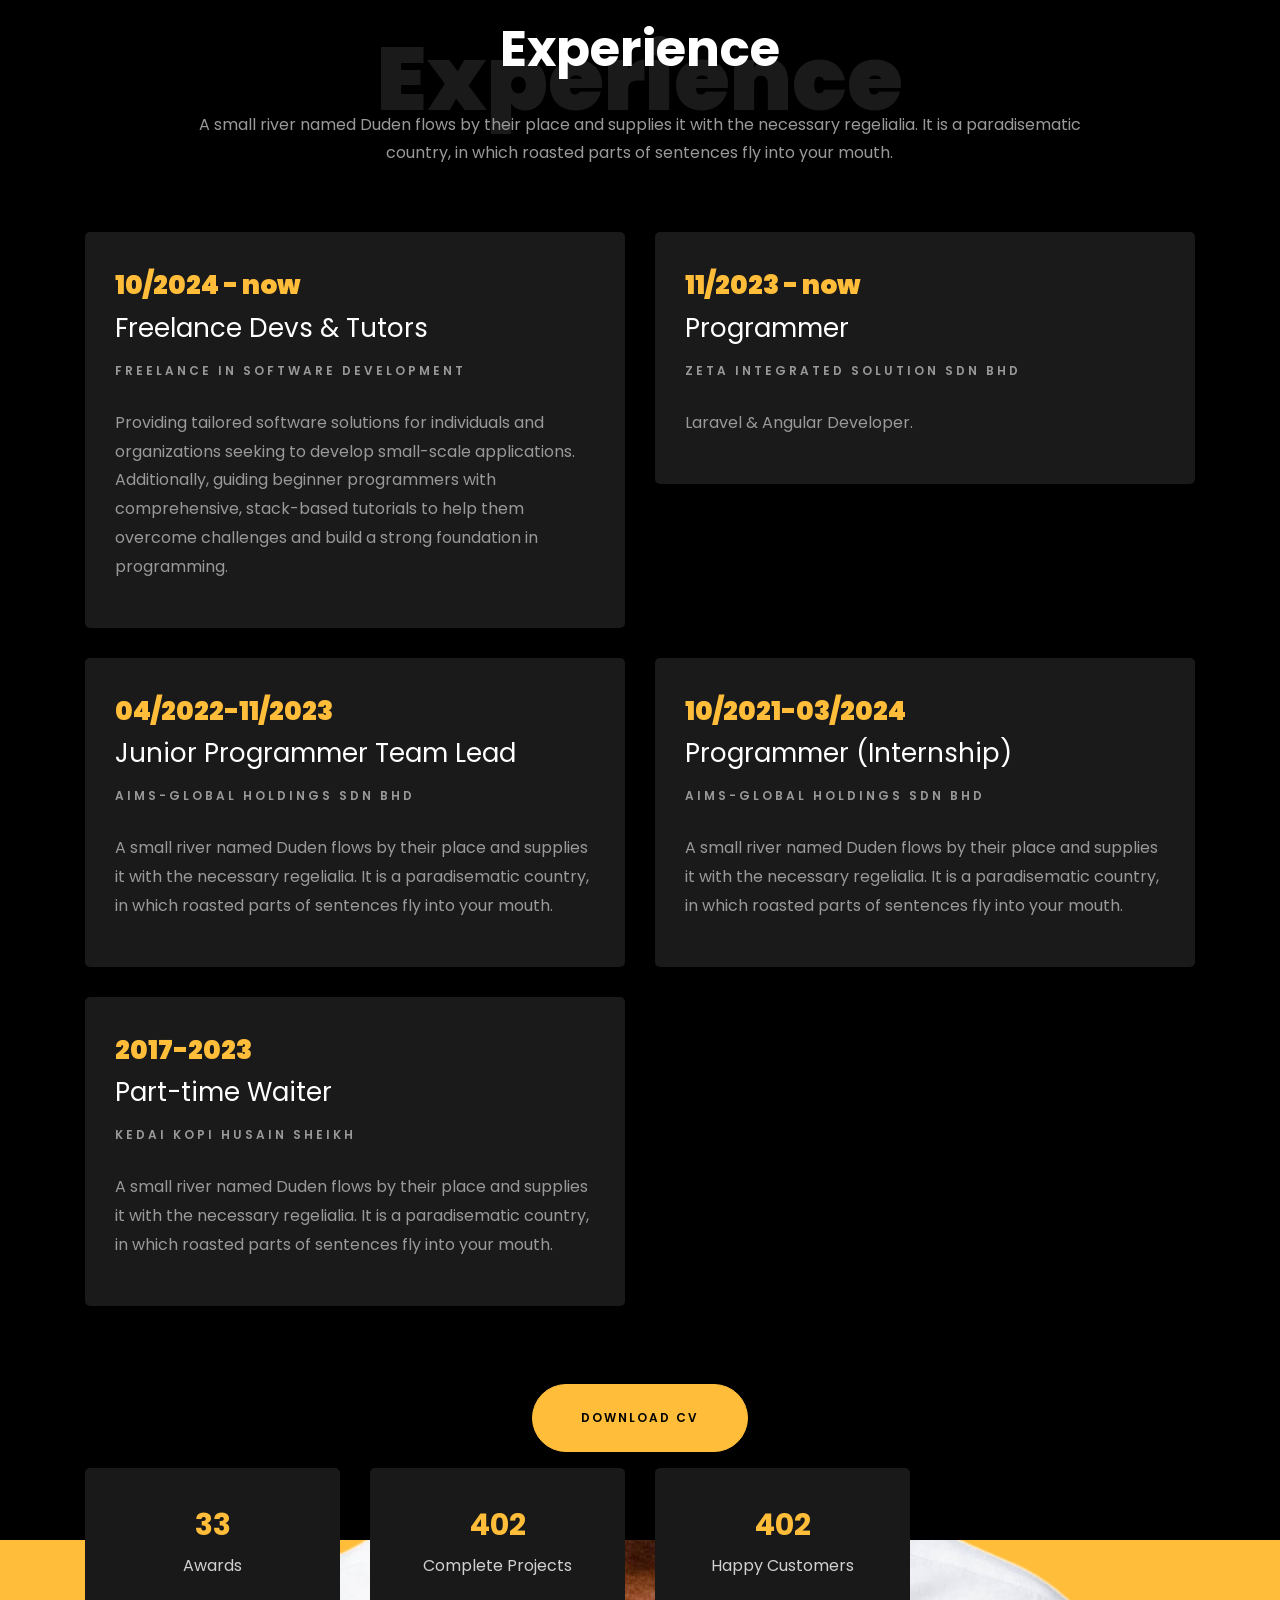
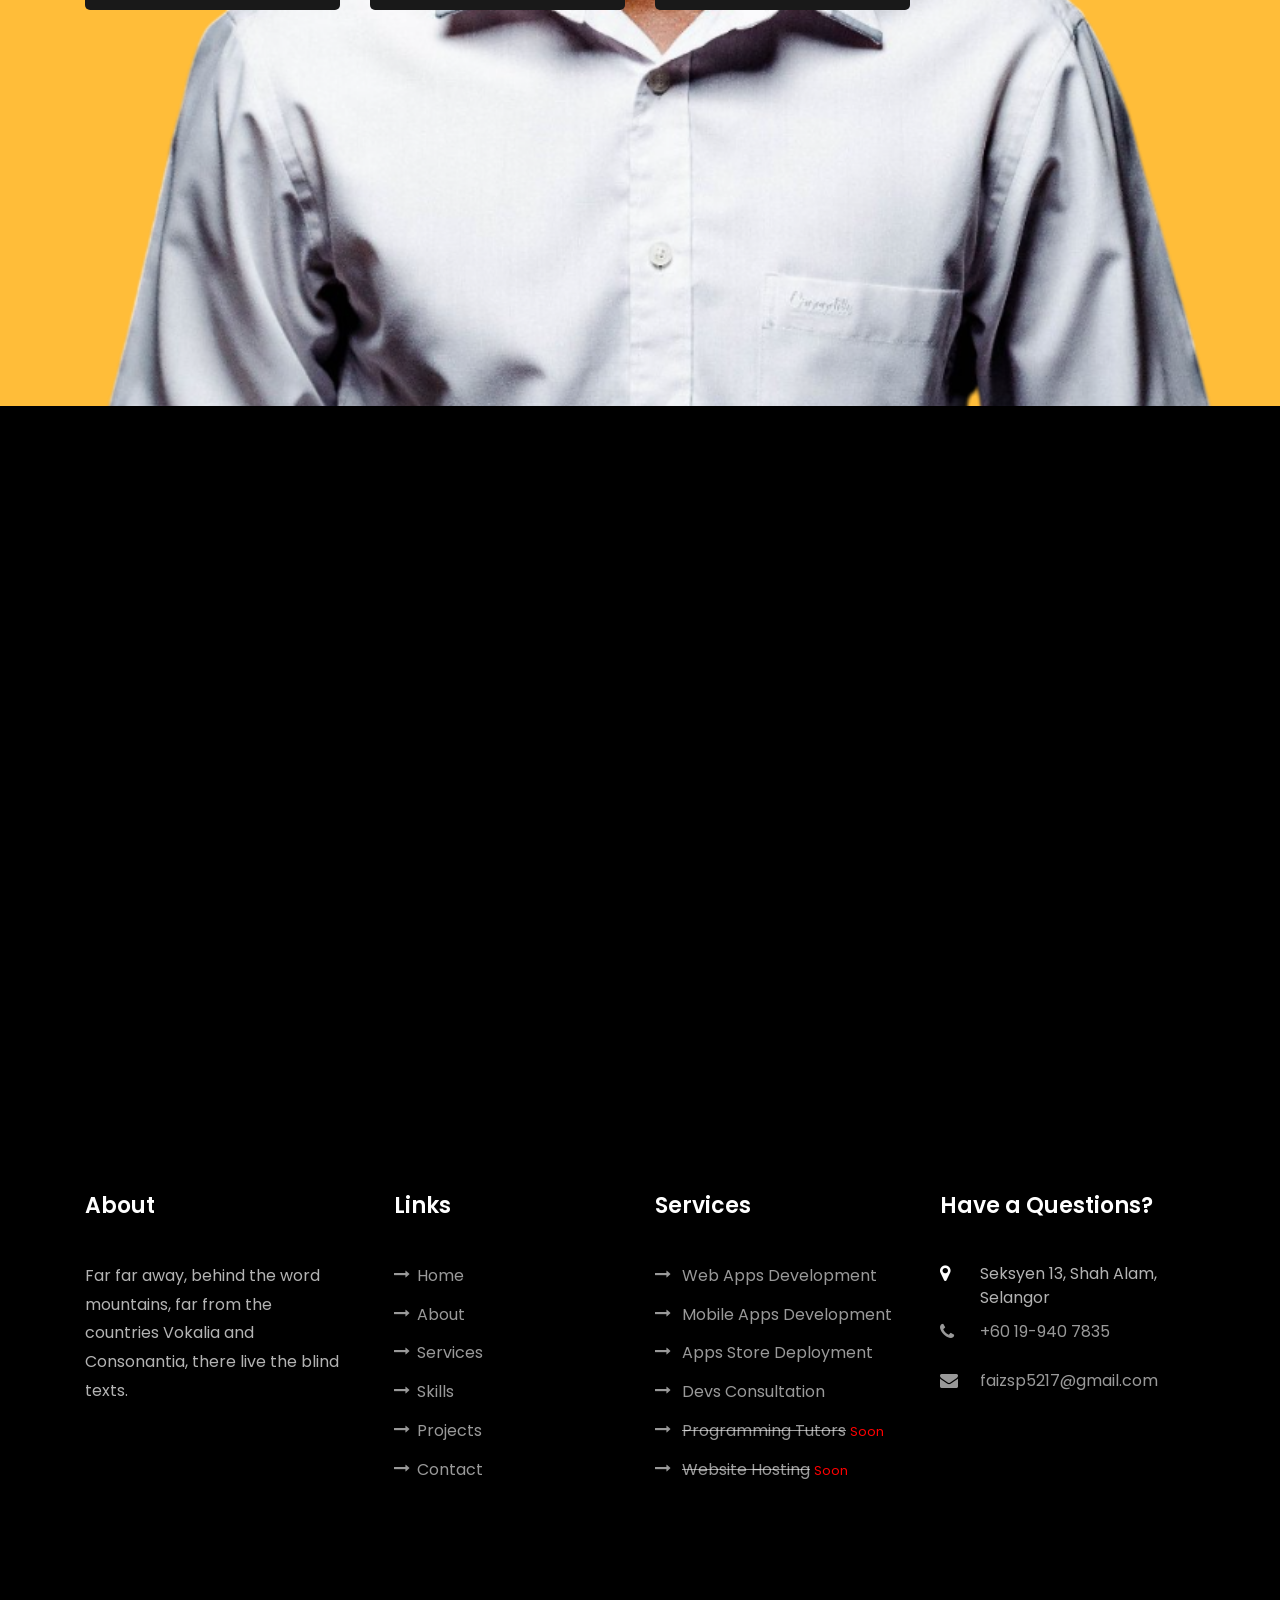
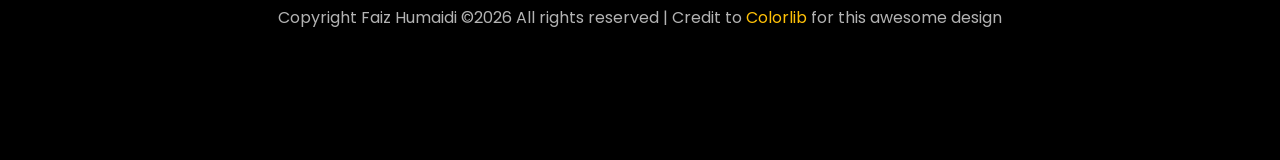
<file: sample.html>
<!DOCTYPE html>
<html lang="en">
<head>
	<title>Portfolio - Faiz Humaidi</title>
	<meta charset="utf-8">
	<meta name="viewport" content="width=device-width, initial-scale=1, shrink-to-fit=no">
	<link rel="icon" href="images/logo/favicon-primary.ico" type="image/x-icon">

	<link href="https://fonts.googleapis.com/css?family=Poppins:100,200,300,400,500,600,700,800,900" rel="stylesheet">

	<link rel="stylesheet" href="css/open-iconic-bootstrap.min.css">
	<link rel="stylesheet" href="css/animate.css">

	<link rel="stylesheet" href="css/owl.carousel.min.css">
	<link rel="stylesheet" href="css/owl.theme.default.min.css">
	<link rel="stylesheet" href="css/magnific-popup.css">

	<link rel="stylesheet" href="css/aos.css">

	<link rel="stylesheet" href="css/ionicons.min.css">

	<link rel="stylesheet" href="css/flaticon.css">
	<link rel="stylesheet" href="css/icomoon.css">
	<link rel="stylesheet" href="css/style.css">

	<style>
		.profile-image {
			background-size: contain; /* Makes the image fit within the container */
			background-repeat: no-repeat; /* Prevents tiling */
			background-position: center; /* Centers the image */
			height: auto; /* Adjusts the height as needed */
		}

		.stack {
			margin-left: 0;
			padding-left: 0;
			list-style: none;
			color: #FFFFFF;
		}
	</style>
</head>
<body data-spy="scroll" data-target=".site-navbar-target" data-offset="300">
<nav class="navbar navbar-expand-lg navbar-dark ftco_navbar ftco-navbar-light site-navbar-target" id="ftco-navbar">
	<div class="container">
		<a class="navbar-brand" href="index.html">
			<img src="images/logo/logo_primary_without_text.png" alt="logo" class="pb-1" style="height: 32px"/>
			Portfolio</a>
		<button class="navbar-toggler js-fh5co-nav-toggle fh5co-nav-toggle" type="button" data-toggle="collapse" data-target="#ftco-nav" aria-controls="ftco-nav" aria-expanded="false" aria-label="Toggle navigation">
			<span class="oi oi-menu"></span> Menu
		</button>

		<div class="collapse navbar-collapse" id="ftco-nav">
			<ul class="navbar-nav nav ml-auto">
				<li class="nav-item"><a href="#home-section" class="nav-link"><span>Home</span></a></li>
				<li class="nav-item"><a href="#about-section" class="nav-link"><span>About</span></a></li>
				<li class="nav-item"><a href="#services-section" class="nav-link"><span>Services</span></a></li>
				<li class="nav-item"><a href="#skills-section" class="nav-link"><span>Skills</span></a></li>
				<li class="nav-item"><a href="#projects-section" class="nav-link"><span>Projects</span></a></li>
				<li class="nav-item"><a href="#experience-section" class="nav-link"><span>Experience</span></a></li>
				<li class="nav-item"><a href="#contact-section" class="nav-link"><span>Contact</span></a></li>
			</ul>
		</div>
	</div>
</nav>
<section id="home-section" class="hero">
	<div class="home-slider  owl-carousel">
		<div class="slider-item ">
			<div class="overlay"></div>
			<div class="container">
				<div class="row d-md-flex no-gutters slider-text align-items-end justify-content-end" data-scrollax-parent="true">
					<div class="one-third js-fullheight order-md-last img profile-image" style="background-image:url(images/profile/01.png);">
						<div class="overlay"></div>
					</div>
					<div class="one-forth d-flex  align-items-center ftco-animate" data-scrollax=" properties: { translateY: '70%' }">
						<div class="text">
							<span class="subheading">Hello!</span>
							<h1 class="mb-4 mt-3">I'm <span>Faiz Humaidi</span></h1>
							<h2 class="mb-4">A Passionate software developer</h2>
							<p><a href="#" class="btn btn-primary py-3 px-4">Hire me</a> <a href="#" class="btn btn-white btn-outline-white py-3 px-4">My works</a></p>
						</div>
					</div>
				</div>
			</div>
		</div>

		<div class="slider-item">
			<div class="overlay"></div>
			<div class="container">
				<div class="row d-flex no-gutters slider-text align-items-end justify-content-end" data-scrollax-parent="true">
					<div class="one-third js-fullheight order-md-last img profile-image" style="background-image:url(images/profile/02.png);">
						<div class="overlay"></div>
					</div>
					<div class="one-forth d-flex align-items-center ftco-animate" data-scrollax=" properties: { translateY: '70%' }">
						<div class="text">
							<span class="subheading">Hello!</span>
							<h1 class="mb-4 mt-3">I'm a <span>software developer</span> based in Shah Alam</h1>
							<p><a href="#" class="btn btn-primary py-3 px-4">Hire me</a> <a href="#" class="btn btn-white btn-outline-white py-3 px-4">My works</a></p>
						</div>
					</div>
				</div>
			</div>
		</div>
	</div>
</section>

<section class="ftco-about img ftco-section ftco-no-pb" id="about-section">
	<div class="container">
		<div class="row d-flex">
			<div class="col-md-6 col-lg-5 d-flex">
				<div class="img-about img d-flex align-items-stretch">
					<div class="overlay"></div>
					<div class="img d-flex align-self-stretch align-items-center" style="background-image:url(images/profile/01.png);">
					</div>
				</div>
			</div>
			<div class="col-md-6 col-lg-7 pl-lg-5 pb-5">
				<div class="row justify-content-start pb-3">
					<div class="col-md-12 heading-section ftco-animate">
						<h1 class="big">About</h1>
						<h2 class="mb-4">About Me</h2>
						<p>I am a passionate software developer specializing in Laravel and Angular Framework
							with a proven track record of creating dynamic, user-centric applications.
							With 3 years of experience in the industry, I have worked on projects ranging from simple
							websites to complex enterprise-level solutions.</p>
						<ul class="about-info mt-4 px-md-0 px-2">
							<li class="d-flex"><span>Name:</span> <span>Faiz Humaidi</span></li>
							<li class="d-flex"><span>Date of birth:</span> <span>January 10, 1999</span></li>
							<li class="d-flex"><span>Base:</span> <span>Seksyen 13, Shah Alam, Selangor</span></li>
							<li class="d-flex"><span>Postal code:</span> <span>40300</span></li>
							<li class="d-flex"><span>Email:</span> <span>faizsp5217@gmail.com</span></li>
							<li class="d-flex"><span>Phone: </span> <span>+60 19-940 7835
								<a href="https://wa.link/18r6bu" target="_blank" style="text-decoration: none;color: #36ff36">
									<span class="icon icon-whatsapp"></span></a></span> </li>
						</ul>
					</div>
				</div>
				<div class="counter-wrap ftco-animate d-flex mt-md-3">
					<div class="text">
						<p class="mb-4">
							<span class="number" data-number="30">0</span>
							<span>Full project complete</span>
						</p>
						<p><a href="#" class="btn btn-primary py-3 px-3">Download CV</a></p>
					</div>
				</div>
			</div>
		</div>
	</div>
</section>

<section class="ftco-section" id="services-section">
	<div class="container">
		<div class="row justify-content-center py-5 mt-5">
			<div class="col-md-12 heading-section text-center ftco-animate">
				<h1 class="big big-2">Services</h1>
				<h2 class="mb-4">Services</h2>
				<p>Far far away, behind the word mountains, far from the countries Vokalia and Consonantia</p>
			</div>
		</div>
		<div class="row">
			<div class="col-md-4 text-center d-flex ftco-animate">
				<a href="#" class="services-1">
							<span class="icon">
								<i class="flaticon-web-design"></i>
							</span>
					<div class="desc">
						<h3 class="mb-5">Web Apps Development</h3>
						<span class="text-white">Laravel / Angular</span>
					</div>
				</a>
			</div>
			<div class="col-md-4 text-center d-flex ftco-animate">
				<a href="#" class="services-1">
							<span class="icon">
								<i class="flaticon-ux-design"></i>
							</span>
					<div class="desc">
						<h3 class="mb-5">Mobile Apps Development</h3>
						<span class="text-white">Angular</span>
					</div>
				</a>
			</div>
			<div class="col-md-4 text-center d-flex ftco-animate">
				<a href="#" class="services-1">
							<span class="icon">
								<i class="flaticon-innovation"></i>
							</span>
					<div class="desc">
						<h3 class="mb-5">
							<del>Programming Tutors</del>
							<br>
							<span style="color: red;">Coming Soon</span>
						</h3>
						<span class="text-white">Laravel / Angular / MySQL / Github</span>
					</div>
				</a>
			</div>

			<div class="col-md-4 text-center d-flex ftco-animate">
				<a href="#" class="services-1">
							<span class="icon">
								<i class="flaticon-ideas"></i>
							</span>
					<div class="desc">
						<h3 class="mb-5">Software Development Consultation</h3>
					</div>
				</a>
			</div>

			<div class="col-md-4 text-center d-flex ftco-animate">
				<a href="#" class="services-1">
							<span class="icon">
								<i class="flaticon-ideas"></i>
							</span>
					<div class="desc">
						<h3 class="mb-5">
							Apps Store Deployment<br>
							<small>(Android & iOS)</small>
						</h3>
					</div>
				</a>
			</div>

			<div class="col-md-4 text-center d-flex ftco-animate">
				<a href="#" class="services-1">
					<span class="icon">
						<i class="flaticon-flasks"></i>
					</span>
					<div class="desc">
						<h3 class="mb-5">
							<del>Website hosting</del>
							<br>
							<span style="color: red;">Coming Soon</span>
						</h3>
					</div>
				</a>
			</div>
		</div>
	</div>
</section>

<section class="ftco-section" id="skills-section">
	<div class="container">
		<div class="row justify-content-center pb-5">
			<div class="col-md-12 heading-section text-center ftco-animate">
				<h1 class="big big-2">Skills</h1>
				<h2 class="mb-4">My Skills</h2>
				<p>Far far away, behind the word mountains, far from the countries Vokalia and Consonantia</p>
			</div>
		</div>
		<div class="row">
			<div class="col-md-6 animate-box">
				<div class="progress-wrap ftco-animate">
					<h3>Laravel Framework (PHP)</h3>
					<div class="progress">
						<div class="progress-bar color-1" role="progressbar" aria-valuenow="90"
							 aria-valuemin="0" aria-valuemax="100" style="width:90%">
							<span>90%</span>
						</div>
					</div>
				</div>
			</div>
			<div class="col-md-6 animate-box">
				<div class="progress-wrap ftco-animate">
					<h3>jQuery (Javascript)</h3>
					<div class="progress">
						<div class="progress-bar color-2" role="progressbar" aria-valuenow="85"
							 aria-valuemin="0" aria-valuemax="100" style="width:85%">
							<span>80%</span>
						</div>
					</div>
				</div>
			</div>
			<div class="col-md-6 animate-box">
				<div class="progress-wrap ftco-animate">
					<h3>Angular Framework (Typescript)</h3>
					<div class="progress">
						<div class="progress-bar color-4" role="progressbar" aria-valuenow="55"
							 aria-valuemin="0" aria-valuemax="100" style="width:70%">
							<span>55%</span>
						</div>
					</div>
				</div>
			</div>
			<div class="col-md-6 animate-box">
				<div class="progress-wrap ftco-animate">
					<h3>HTML5/CSS3</h3>
					<div class="progress">
						<div class="progress-bar color-3" role="progressbar" aria-valuenow="90"
							 aria-valuemin="0" aria-valuemax="100" style="width:90%">
							<span>90%</span>
						</div>
					</div>
				</div>
			</div>
			<div class="col-md-6 animate-box">
				<div class="progress-wrap ftco-animate">
					<h3>MySQL</h3>
					<div class="progress">
						<div class="progress-bar color-5" role="progressbar" aria-valuenow="90"
							 aria-valuemin="0" aria-valuemax="100" style="width:90%">
							<span>90%</span>
						</div>
					</div>
				</div>
			</div>
			<div class="col-md-6 animate-box">
				<div class="progress-wrap ftco-animate">
					<h3>GIT Version Control System</h3>
					<div class="progress">
						<div class="progress-bar color-6" role="progressbar" aria-valuenow="75"
							 aria-valuemin="0" aria-valuemax="100" style="width:80%">
							<span>75%</span>
						</div>
					</div>
				</div>
			</div>
		</div>
	</div>
</section>


<section class="ftco-section ftco-project" id="projects-section">
	<div class="container">
		<div class="row justify-content-center pb-5">
			<div class="col-md-12 heading-section text-center ftco-animate">
				<h1 class="big big-2">Projects</h1>
				<h2 class="mb-4">Our Projects</h2>
				<p>Far far away, behind the word mountains, far from the countries Vokalia and Consonantia</p>
			</div>
		</div>
		<div class="row">
			<div class="col-md-4">
				<div class="project img ftco-animate d-flex justify-content-center align-items-center" style="background-image: url(images/project-4.jpg);">
					<div class="overlay"></div>
					<div class="text text-center p-4">
						<h3><a href="#">Branding &amp; Illustration Design</a></h3>
						<span>Web Design</span>
					</div>
				</div>
			</div>
			<div class="col-md-8">
				<div class="project img ftco-animate d-flex justify-content-center align-items-center" style="background-image: url(images/project-5.jpg);">
					<div class="overlay"></div>
					<div class="text text-center p-4">
						<h3><a href="#">Branding &amp; Illustration Design</a></h3>
						<span>Web Design</span>
					</div>
				</div>
			</div>

			<div class="col-md-8">
				<div class="project img ftco-animate d-flex justify-content-center align-items-center" style="background-image: url(images/project-1.jpg);">
					<div class="overlay"></div>
					<div class="text text-center p-4">
						<h3><a href="#">Branding &amp; Illustration Design</a></h3>
						<span>Web Design</span>
					</div>
				</div>

				<div class="project img ftco-animate d-flex justify-content-center align-items-center" style="background-image: url(images/project-6.jpg);">
					<div class="overlay"></div>
					<div class="text text-center p-4">
						<h3><a href="#">Branding &amp; Illustration Design</a></h3>
						<span>Web Design</span>
					</div>
				</div>
			</div>
			<div class="col-md-4">
				<div class="row">
					<div class="col-md-12">
						<div class="project img ftco-animate d-flex justify-content-center align-items-center" style="background-image: url(images/project-2.jpg);">
							<div class="overlay"></div>
							<div class="text text-center p-4">
								<h3><a href="#">Branding &amp; Illustration Design</a></h3>
								<span>Web Design</span>
							</div>
						</div>
					</div>
					<div class="col-md-12">
						<div class="project img ftco-animate d-flex justify-content-center align-items-center" style="background-image: url(images/project-3.jpg);">
							<div class="overlay"></div>
							<div class="text text-center p-4">
								<h3><a href="#">Branding &amp; Illustration Design</a></h3>
								<span>Web Design</span>
							</div>
						</div>
					</div>
				</div>
			</div>
		</div>
	</div>
</section><section class="ftco-section ftco-no-pb" id="experience-section">
	<div class="container">
		<div class="row justify-content-center pb-5">
			<div class="col-md-10 heading-section text-center ftco-animate">
				<h1 class="big big-2">Experience</h1>
				<h2 class="mb-4">Experience</h2>
				<p>A small river named Duden flows by their place and supplies it with the necessary regelialia. It is a paradisematic country, in which roasted parts of sentences fly into your mouth.</p>
			</div>
		</div>
		<div class="row">
			<div class="col-md-6">
				<div class="resume-wrap ftco-animate">
					<span class="date">10/2024 - now</span>
					<h2>Freelance Devs & Tutors</h2>
					<span class="position">Freelance in Software Development</span>
					<p class="mt-4">
						Providing tailored software solutions for individuals and organizations seeking to develop
						small-scale applications. Additionally, guiding beginner programmers with comprehensive,
						stack-based tutorials to help them overcome challenges and build a strong foundation in
						programming.
					</p>
				</div>
			</div>

			<div class="col-md-6">
				<div class="resume-wrap ftco-animate">
					<span class="date">11/2023 - now</span>
					<h2>Programmer</h2>
					<span class="position">Zeta Integrated Solution Sdn Bhd</span>
					<p class="mt-4">Laravel & Angular Developer.</p>
				</div>
			</div>
		</div>

		<div class="row">
			<div class="col-md-6">
				<div class="resume-wrap ftco-animate">
					<span class="date">04/2022-11/2023</span>
					<h2>Junior Programmer Team Lead</h2>
					<span class="position">Aims-Global Holdings Sdn Bhd</span>
					<p class="mt-4">A small river named Duden flows by their place and supplies it with the necessary regelialia. It is a paradisematic country, in which roasted parts of sentences fly into your mouth.</p>
				</div>
			</div>
			<div class="col-md-6">
				<div class="resume-wrap ftco-animate">
					<span class="date">10/2021-03/2024</span>
					<h2>Programmer (Internship)</h2>
					<span class="position">Aims-Global Holdings Sdn Bhd</span>
					<p class="mt-4">A small river named Duden flows by their place and supplies it with the necessary regelialia. It is a paradisematic country, in which roasted parts of sentences fly into your mouth.</p>
				</div>
			</div>
		</div>

		<div class="row">

			<div class="col-md-6">
				<div class="resume-wrap ftco-animate">
					<span class="date">2017-2023</span>
					<h2>Part-time Waiter</h2>
					<span class="position">Kedai Kopi Husain Sheikh</span>
					<p class="mt-4">A small river named Duden flows by their place and supplies it with the necessary regelialia. It is a paradisematic country, in which roasted parts of sentences fly into your mouth.</p>
				</div>
			</div>
		</div>
		<div class="row justify-content-center mt-5">
			<div class="col-md-6 text-center ftco-animate">
				<p><a href="#" class="btn btn-primary py-4 px-5">Download CV</a></p>
			</div>
		</div>
	</div>
</section>

<section class="ftco-section ftco-no-pt ftco-no-pb ftco-counter img" id="section-counter">
	<div class="container">
		<div class="row d-md-flex align-items-center">
			<div class="col-md d-flex justify-content-center counter-wrap ftco-animate">
				<div class="block-18">
					<div class="text">
						<strong class="number" data-number="100">0</strong>
						<span>Awards</span>
					</div>
				</div>
			</div>
			<div class="col-md d-flex justify-content-center counter-wrap ftco-animate">
				<div class="block-18">
					<div class="text">
						<strong class="number" data-number="1200">0</strong>
						<span>Complete Projects</span>
					</div>
				</div>
			</div>
			<div class="col-md d-flex justify-content-center counter-wrap ftco-animate">
				<div class="block-18">
					<div class="text">
						<strong class="number" data-number="1200">0</strong>
						<span>Happy Customers</span>
					</div>
				</div>
			</div>
			<div class="col-md d-flex justify-content-center counter-wrap ftco-animate">
				<div class="block-18">
					<div class="text">
						<strong class="number" data-number="500">0</strong>
						<span>Cups of coffee</span>
					</div>
				</div>
			</div>
		</div>
	</div>
</section>

<section class="ftco-section ftco-hireme img margin-top" style="background-image: url(images/profile/01.png)">
	<div class="container">
		<div class="row justify-content-center">
			<div class="col-md-7 ftco-animate text-center">
				<h2>I'm <span>Available</span> for freelancing</h2>
				<p>A small river named Duden flows by their place and supplies it with the necessary regelialia.</p>
				<p class="mb-0"><a href="#" class="btn btn-primary py-3 px-5">Hire me</a></p>
			</div>
		</div>
	</div>
</section>

<section class="ftco-section contact-section ftco-no-pb" id="contact-section">
	<div class="container">
		<div class="row justify-content-center mb-5 pb-3">
			<div class="col-md-7 heading-section text-center ftco-animate">
				<h1 class="big big-2">Contact</h1>
				<h2 class="mb-4">Contact Me</h2>
				<p>Every great collaboration begins with a simple hello. Let's create something amazing together!</p>
			</div>
		</div>

		<div class="row d-flex contact-info mb-5">
			<div class="col-md-6 col-lg-3 d-flex ftco-animate">
				<div class="align-self-stretch box p-4 text-center">
					<div class="icon d-flex align-items-center justify-content-center">
						<span class="icon-map-signs"></span>
					</div>
					<h3 class="mb-4">Base</h3>
					<p class="text-white">Seksyen 13, Shah Alam</p>
				</div>
			</div>
			<div class="col-md-6 col-lg-3 d-flex ftco-animate">
				<div class="align-self-stretch box p-4 text-center">
					<div class="icon d-flex align-items-center justify-content-center">
						<span class="icon-phone2"></span>
					</div>
					<h3 class="mb-4">Contact Number</h3>
					<p><a href="tel://0199407835">+60 19-940 7835</a></p>
				</div>
			</div>
			<div class="col-md-6 col-lg-3 d-flex ftco-animate">
				<div class="align-self-stretch box p-4 text-center">
					<div class="icon d-flex align-items-center justify-content-center">
						<span class="icon-paper-plane"></span>
					</div>
					<h3 class="mb-4">Email Address</h3>
					<p><a href="mailto:faizsp5217@gmail.com">faizsp5217@gmail.com</a></p>
				</div>
			</div>
			<div class="col-md-6 col-lg-3 d-flex ftco-animate">
				<div class="align-self-stretch box p-4 text-center">
					<div class="icon d-flex align-items-center justify-content-center">
						<span class="icon-instagram"></span>
					</div>
					<h3 class="mb-4">Instagram</h3>
					<p><a href="#" class="text-danger">COMING SOON</a></p>
				</div>
			</div>
		</div>

		<!--<div class="row no-gutters block-9">
			<div class="col-md-6 order-md-last d-flex">
				<form action="#" class="bg-light p-4 p-md-5 contact-form">
					<div class="form-group">
						<input type="text" class="form-control" placeholder="Your Name">
					</div>
					<div class="form-group">
						<input type="text" class="form-control" placeholder="Your Email">
					</div>
					<div class="form-group">
						<input type="text" class="form-control" placeholder="Subject">
					</div>
					<div class="form-group">
						<textarea name="" id="" cols="30" rows="7" class="form-control" placeholder="Message"></textarea>
					</div>
					<div class="form-group">
						<input type="submit" value="Send Message" class="btn btn-primary py-3 px-5">
					</div>
				</form>

			</div>

			<div class="col-md-6 d-flex">
				<div class="img" style="background-image: url(images/profile/01.png);"></div>
			</div>
		</div>-->
	</div>
</section>

<footer class="ftco-footer ftco-section">
	<div class="container">
		<div class="row mb-5">
			<div class="col-md">
				<div class="ftco-footer-widget mb-4">
					<h2 class="ftco-heading-2">About</h2>
					<p>Far far away, behind the word mountains, far from the countries Vokalia and Consonantia, there live the blind texts.</p>
					<ul class="ftco-footer-social list-unstyled float-md-left float-lft mt-5">
						<li class="ftco-animate">
							<a href="https://www.linkedin.com/in/faiz-humaidi-94aaa7219/" target="_blank">
								<span class="icon-linkedin"></span>
							</a>
						</li>
						<li class="ftco-animate">
							<a href="https://github.com/faizhumaidi" target="_blank">
							<span class="icon-github"></span>
							</a>
						</li>
						<!--<li class="ftco-animate">
							<a href="#" class="disabled"><span class="icon-instagram text-danger"></span></a>
						</li>-->
					</ul>
				</div>
			</div>
			<div class="col-md">
				<div class="ftco-footer-widget mb-4 ml-md-4">
					<h2 class="ftco-heading-2">Links</h2>
					<ul class="list-unstyled">
						<li><a href="#home-section"><span class="icon-long-arrow-right mr-2"></span>Home</a></li>
						<li><a href="#about-section"><span class="icon-long-arrow-right mr-2"></span>About</a></li>
						<li><a href="#services-section"><span class="icon-long-arrow-right mr-2"></span>Services</a></li>
						<li><a href="#skills-section"><span class="icon-long-arrow-right mr-2"></span>Skills</a></li>
						<li><a href="#projects-section"><span class="icon-long-arrow-right mr-2"></span>Projects</a></li>
						<li><a href="#contact-section"><span class="icon-long-arrow-right mr-2"></span>Contact</a></li>
					</ul>
				</div>
			</div>
			<div class="col-md">
				<div class="ftco-footer-widget mb-4">
					<h2 class="ftco-heading-2">Services</h2>
					<ul class="list-unstyled">
						<li><a href="#services-section"><span class="icon-long-arrow-right mr-2"></span>
							Web Apps Development</a></li>
						<li><a href="#services-section"><span class="icon-long-arrow-right mr-2"></span>
							Mobile Apps Development</a></li>
						<li><a href="#services-section"><span class="icon-long-arrow-right mr-2"></span>
							Apps Store Deployment</a></li>
						<li><a href="#services-section"><span class="icon-long-arrow-right mr-2"></span>
							Devs Consultation</a></li>
						<li><a href="#services-section"><span class="icon-long-arrow-right mr-2"></span>
							<del>Programming Tutors</del> <small style="color: red;">Soon</small></a>
						</li>
						<li><a href="#services-section"><span class="icon-long-arrow-right mr-2"></span>
							<del>Website Hosting</del> <small style="color: red;">Soon</small></a>
						</li>
					</ul>
				</div>
			</div>
			<div class="col-md">
				<div class="ftco-footer-widget mb-4">
					<h2 class="ftco-heading-2">Have a Questions?</h2>
					<div class="block-23 mb-3">
						<ul>
							<li>
								<span class="icon icon-map-marker"></span>
								<span class="text">Seksyen 13, Shah Alam, Selangor</span>
							</li>
							<li>
								<a href="tel://0199407835">
									<span class="icon icon-phone"></span><span class="text">+60 19-940 7835</span>
								</a>
							</li>
							<li>
								<a href="mailto:faizsp5217@gmail.com">
									<span class="icon icon-envelope"></span>
									<span class="text">faizsp5217@gmail.com</span>
								</a>
							</li>
						</ul>
					</div>
				</div>
			</div>
		</div>
		<div class="row">
			<div class="col-md-12 text-center">

				<p><!-- Link back to Colorlib can't be removed. Template is licensed under CC BY 3.0. -->
					Copyright Faiz Humaidi &copy;<script>document.write(new Date().getFullYear());</script>
					All rights reserved | Credit to
					<a href="https://colorlib.com" target="_blank" class="text-warning">Colorlib</a>
					for this awesome design
					<!-- Link back to Colorlib can't be removed. Template is licensed under CC BY 3.0. --></p>
			</div>
		</div>
	</div>
</footer>

<!-- loader -->
<div id="ftco-loader" class="show fullscreen"><svg class="circular" width="48px" height="48px">
	<circle class="path-bg" cx="24" cy="24" r="22" fill="none" stroke-width="4" stroke="#eeeeee"/>
	<circle class="path" cx="24" cy="24" r="22" fill="none" stroke-width="4" stroke-miterlimit="10" stroke="#F96D00"/>
</svg></div>

<script src="js/jquery.min.js"></script>
<script src="js/jquery-migrate-3.0.1.min.js"></script>
<script src="js/popper.min.js"></script>
<script src="js/bootstrap.min.js"></script>
<script src="js/jquery.easing.1.3.js"></script>
<script src="js/jquery.waypoints.min.js"></script>
<script src="js/jquery.stellar.min.js"></script>
<script src="js/owl.carousel.min.js"></script>
<script src="js/jquery.magnific-popup.min.js"></script>
<script src="js/aos.js"></script>
<script src="js/jquery.animateNumber.min.js"></script>
<script src="js/scrollax.min.js"></script>
<script src="js/main.js"></script>
<!--<script src="https://kit.fontawesome.com/135901d236.js" crossorigin="anonymous"></script>-->
</body>
</html>
</file>
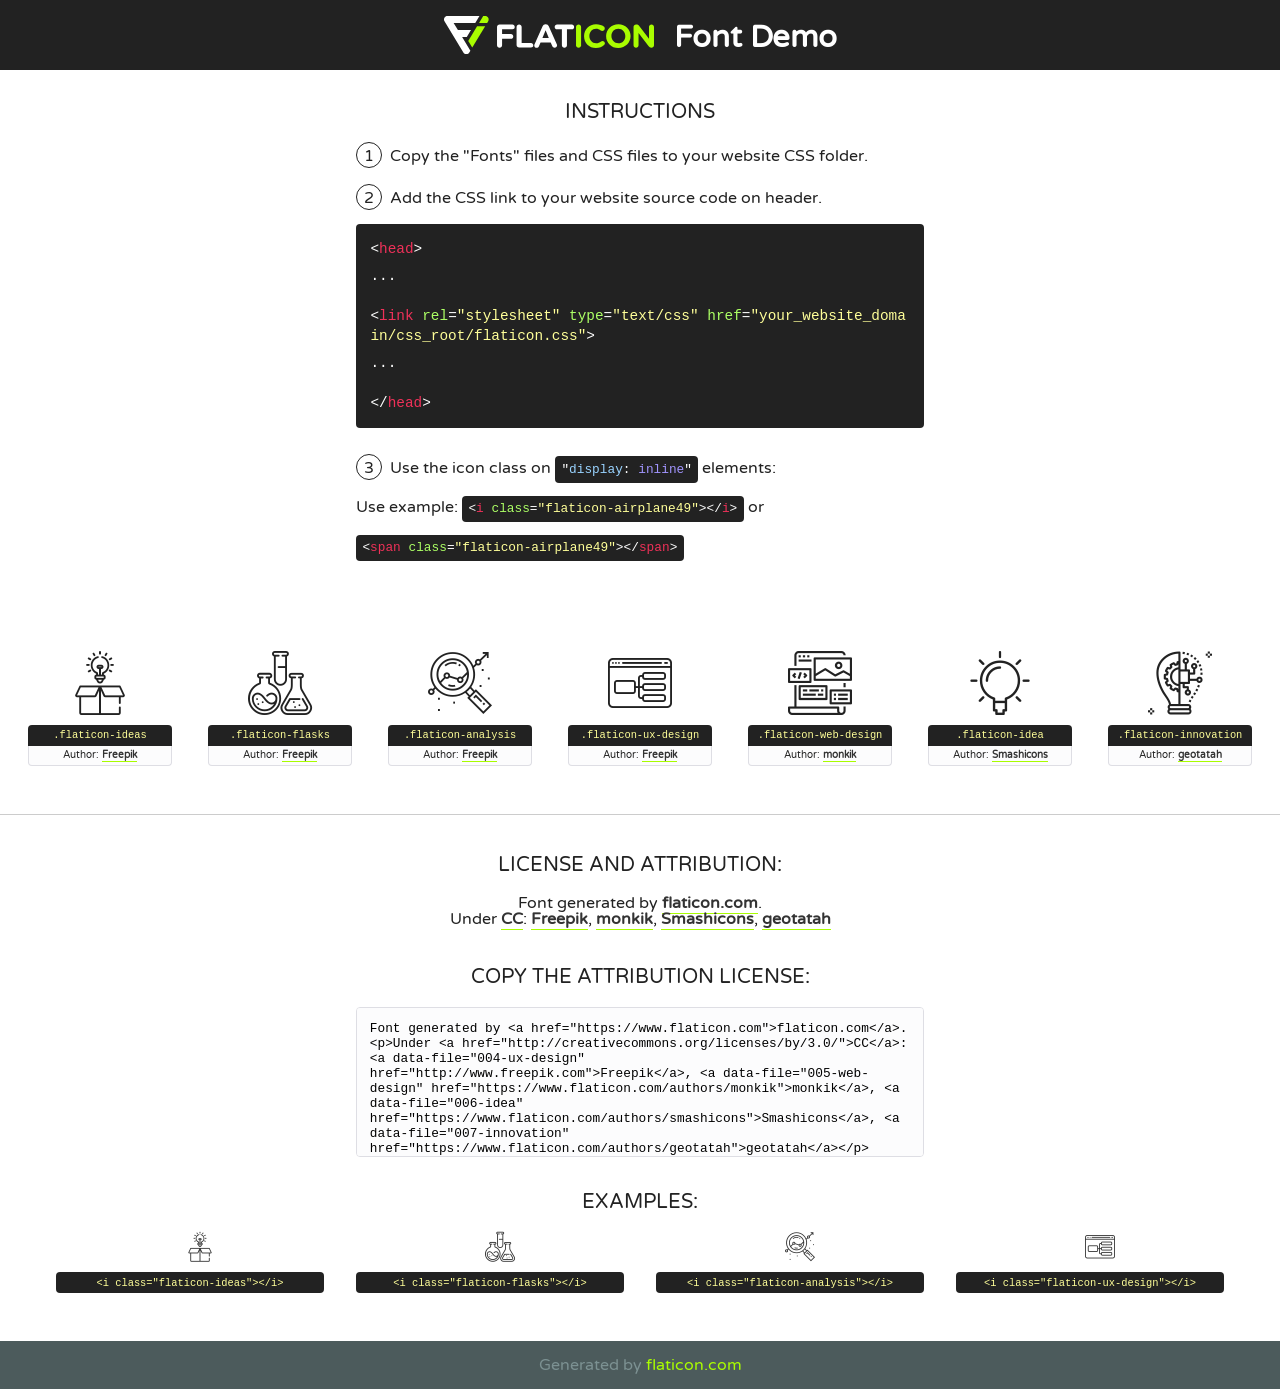
<file: fonts/flaticon/font/flaticon.html>
<!DOCTYPE html>
<!--
  Flaticon icon font: Flaticon
  Creation date: 20/03/2019 02:18
-->
<html>
<!DOCTYPE html>
<html>

<head>
    <title>Flaticon WebFont</title>
    <link href="http://fonts.googleapis.com/css?family=Varela+Round" rel="stylesheet" type="text/css" />
    <link rel="stylesheet" type="text/css" href="flaticon.css">
    <meta charset="UTF-8">
    <style>
    html, body, div, span, applet, object, iframe,
    h1, h2, h3, h4, h5, h6, p, blockquote, pre,
    a, abbr, acronym, address, big, cite, code,
    del, dfn, em, img, ins, kbd, q, s, samp,
    small, strike, strong, sub, sup, tt, var,
    b, u, i, center,
    dl, dt, dd, ol, ul, li,
    fieldset, form, label, legend,
    table, caption, tbody, tfoot, thead, tr, th, td,
    article, aside, canvas, details, embed, 
    figure, figcaption, footer, header, hgroup, 
    menu, nav, output, ruby, section, summary,
    time, mark, audio, video {
        margin: 0;
        padding: 0;
        border: 0;
        font-size: 100%;
        font: inherit;
        vertical-align: baseline;
    }
    /* HTML5 display-role reset for older browsers */
    article, aside, details, figcaption, figure, 
    footer, header, hgroup, menu, nav, section {
        display: block;
    }
    body {
        line-height: 1;
    }
    ol, ul {
        list-style: none;
    }
    blockquote, q {
        quotes: none;
    }
    blockquote:before, blockquote:after,
    q:before, q:after {
        content: '';
        content: none;
    }
    table {
        border-collapse: collapse;
        border-spacing: 0;
    }
    body {
        font-family: 'Varela Round', Helvetica, Arial, sans-serif;
        font-size: 16px;
        color: #222;
    }
    a {
        color: #333;
        border-bottom: 1px solid #a9fd00;
        font-weight: bold;
        text-decoration: none;
    }
    * {
        -moz-box-sizing: border-box;
        -webkit-box-sizing: border-box;
        box-sizing: border-box;
        margin: 0;
        padding: 0;
    }
    [class^="flaticon-"]:before, [class*=" flaticon-"]:before, [class^="flaticon-"]:after, [class*=" flaticon-"]:after {
        font-family: Flaticon;
        font-size: 30px;
        font-style: normal;
        margin-left: 20px;
        color: #333;
    }
    .wrapper {
        max-width: 600px;
        margin: auto;
        padding: 0 1em;
    }
    .title {
        font-size: 1.25em;
        text-align: center;
        margin-bottom: 1em;
        text-transform: uppercase;
    }
    header {
        text-align: center;
        background-color: #222;
        color: #fff;
        padding: 1em;
    }
    header .logo {
        width: 210px;
        height: 38px;
        display: inline-block;
        vertical-align: middle;
        margin-right: 1em;
        border: none;
    }
    header strong {
        font-size: 1.95em;
        font-weight: bold;
        vertical-align: middle;
        margin-top: 5px;
        display: inline-block;
    }
    .demo {
        margin: 2em auto;
        line-height: 1.25em;
    }
    .demo ul li {
        margin-bottom: 1em;
    }
    .demo ul li .num {
        color: #222;
        border-radius: 20px;
        display: inline-block;
        width: 26px;
        padding: 3px;
        height: 26px;
        text-align: center;
        margin-right: 0.5em;
        border: 1px solid #222;
    }
    .demo ul li code {
        background-color: #222;
        border-radius: 4px;
        padding: 0.25em 0.5em;
        display: inline-block;
        color: #fff;
        font-family: Consolas,Monaco,Lucida Console,Liberation Mono,DejaVu Sans Mono,Bitstream Vera Sans Mono,Courier New, monospace;
        font-weight: lighter;
        margin-top: 1em;
        font-size: 0.8em;
        word-break: break-all;
    }
    .demo ul li code.big {
        padding: 1em;
        font-size: 0.9em;
    }
    .demo ul li code .red {
        color: #EF3159;
    }
    .demo ul li code .green {
        color: #ACFF65;
    }
    .demo ul li code .yellow {
        color: #FFFF99;
    }
    .demo ul li code .blue {
        color: #99D3FF;
    }
    .demo ul li code .purple {
        color: #A295FF;
    }
    .demo ul li code .dots {
        margin-top: 0.5em;
        display: block;
    }
    #glyphs {
        border-bottom: 1px solid #ccc;
        padding: 2em 0;
        text-align: center;
    }
    .glyph {
        display: inline-block;
        width: 9em;
        margin: 1em;
        text-align: center;
        vertical-align: top;
        background: #FFF;
    }
    .glyph .glyph-icon {
        padding: 10px;
        display: block;
        font-family:"Flaticon";
        font-size: 64px;
        line-height: 1;
    }
    .glyph .glyph-icon:before {
        font-size: 64px;
        color: #222;
        margin-left: 0;
    }
    .class-name {
        font-size: 0.65em;
        background-color: #222;
        color: #fff;
        border-radius: 4px 4px 0 0;
        padding: 0.5em;
        color: #FFFF99;
        font-family: Consolas,Monaco,Lucida Console,Liberation Mono,DejaVu Sans Mono,Bitstream Vera Sans Mono,Courier New, monospace;
    }
    .author-name {
        font-size: 0.6em;
        background-color: #fcfcfd;
        border: 1px solid #DEDEE4;
        border-top: 0;
        border-radius: 0 0 4px 4px;
        padding: 0.5em;
    }
    .class-name:last-child {
        font-size: 10px;
        color:#888;
    }
    .class-name:last-child a {
        font-size: 10px;
        color:#555;
    }
    .class-name:last-child a:hover {
        color:#a9fd00;
    }
    .glyph > input {
        display: block;
        width: 100px;
        margin: 5px auto;
        text-align: center;
        font-size: 12px;
        cursor: text;
    }
    .glyph > input.icon-input {
        font-family:"Flaticon";
        font-size: 16px;
        margin-bottom: 10px;
    }
    .attribution .title {
        margin-top: 2em;
    }
    .attribution textarea {
        background-color: #fcfcfd;
        padding: 1em;
        border: none;
        box-shadow: none;
        border: 1px solid #DEDEE4;
        border-radius: 4px;
        resize: none;
        width: 100%;
        height: 150px;
        font-size: 0.8em;
        font-family: Consolas,Monaco,Lucida Console,Liberation Mono,DejaVu Sans Mono,Bitstream Vera Sans Mono,Courier New, monospace;
        -webkit-appearance: none;
    }
    .iconsuse {
        margin: 2em auto;
        text-align: center;
        max-width: 1200px;
    }
    .iconsuse:after {
        content: '';
        display: table;
        clear: both;
    }
    .iconsuse .image {
        float: left;
        width: 25%;
        padding: 0 1em;
    }
    .iconsuse .image p {
        margin-bottom: 1em;
    }
    .iconsuse .image span {
        display: block;
        font-size: 0.65em;
        background-color: #222;
        color: #fff;
        border-radius: 4px;
        padding: 0.5em;
        color: #FFFF99;
        margin-top: 1em;
        font-family: Consolas,Monaco,Lucida Console,Liberation Mono,DejaVu Sans Mono,Bitstream Vera Sans Mono,Courier New, monospace;
    }
    #footer {
        text-align: center;
        background-color: #4C5B5C;
        color: #7c9192;
        padding: 1em;
    }
    #footer a {
        border: none;
        color: #a9fd00;
        font-weight: normal;
    }
    @media (max-width: 960px) {
        .iconsuse .image {
            width: 50%;
        }
    }
    @media (max-width: 560px) {
        .iconsuse .image {
            width: 100%;
        }
    }
    </style>
</head>

<body class="characters-off">

    <header>
        <a href="https://www.flaticon.com" target="_blank" class="logo">
            <svg version="1.1" xmlns="http://www.w3.org/2000/svg" xmlns:xlink="http://www.w3.org/1999/xlink" xmlns:a="http://ns.adobe.com/AdobeSVGViewerExtensions/3.0/" viewBox="0 0 560.875 102.036" enable-background="new 0 0 560.875 102.036" xml:space="preserve">
                <defs>
                </defs>
                <g>
                    <g class="letters">
                        <path fill="#ffffff" d="M141.596,29.675c0-3.777,2.985-6.767,6.764-6.767h34.438c3.426,0,6.15,2.728,6.15,6.15
                        c0,3.43-2.724,6.149-6.15,6.149h-27.674v13.091h23.719c3.429,0,6.151,2.724,6.151,6.15c0,3.43-2.723,6.149-6.151,6.149h-23.719
                        v17.574c0,3.773-2.986,6.761-6.764,6.761c-3.779,0-6.764-2.989-6.764-6.761V29.675z"></path>
                        <path fill="#ffffff" d="M193.844,29.149c0-3.781,2.985-6.767,6.764-6.767c3.776,0,6.763,2.985,6.763,6.767v42.957h25.039
                        c3.426,0,6.149,2.726,6.149,6.153c0,3.425-2.723,6.15-6.149,6.15h-31.802c-3.779,0-6.764-2.986-6.764-6.768V29.149z"></path>
                        <path fill="#ffffff" d="M241.891,75.71l21.438-48.407c1.492-3.341,4.215-5.357,7.906-5.357h0.792
                        c3.686,0,6.323,2.017,7.815,5.357l21.439,48.407c0.436,0.967,0.701,1.845,0.701,2.723c0,3.602-2.809,6.501-6.414,6.501
                        c-3.161,0-5.269-1.845-6.499-4.655l-4.132-9.661h-27.059l-4.301,10.102c-1.144,2.631-3.426,4.214-6.237,4.214
                        c-3.517,0-6.24-2.81-6.24-6.325C241.1,77.64,241.451,76.677,241.891,75.71z M279.932,58.666l-8.521-20.297l-8.526,20.297H279.932
                        z"></path>
                        <path fill="#ffffff" d="M314.864,35.387H301.86c-3.429,0-6.239-2.813-6.239-6.238c0-3.429,2.811-6.24,6.239-6.24h39.533
                        c3.426,0,6.237,2.811,6.237,6.24c0,3.425-2.811,6.238-6.237,6.238h-13.001v42.785c0,3.773-2.99,6.761-6.764,6.761
                        c-3.779,0-6.764-2.989-6.764-6.761V35.387z"></path>
                        <path fill="#A9FD00" d="M352.615,29.149c0-3.781,2.985-6.767,6.767-6.767c3.774,0,6.761,2.985,6.761,6.767v49.024
                        c0,3.773-2.987,6.761-6.761,6.761c-3.781,0-6.767-2.989-6.767-6.761V29.149z"></path>
                        <path fill="#A9FD00" d="M374.132,53.836v-0.179c0-17.481,13.178-31.801,32.065-31.801c9.22,0,15.459,2.458,20.557,6.238
                        c1.402,1.054,2.637,2.985,2.637,5.357c0,3.692-2.985,6.59-6.681,6.59c-1.845,0-3.071-0.702-4.044-1.319
                        c-3.776-2.813-7.729-4.393-12.562-4.393c-10.364,0-17.831,8.611-17.831,19.154v0.173c0,10.542,7.291,19.329,17.831,19.329
                        c5.715,0,9.492-1.756,13.359-4.834c1.049-0.874,2.458-1.491,4.039-1.491c3.429,0,6.325,2.813,6.325,6.236
                        c0,2.106-1.056,3.78-2.282,4.834c-5.539,4.834-12.036,7.733-21.878,7.733C387.572,85.464,374.132,71.493,374.132,53.836z"></path>
                        <path fill="#A9FD00" d="M433.009,53.836v-0.179c0-17.481,13.79-31.801,32.766-31.801c18.981,0,32.592,14.143,32.592,31.628v0.173
                        c0,17.483-13.785,31.807-32.769,31.807C446.625,85.464,433.009,71.32,433.009,53.836z M484.224,53.836v-0.179
                        c0-10.539-7.725-19.326-18.626-19.326c-10.893,0-18.449,8.611-18.449,19.154v0.173c0,10.542,7.73,19.329,18.626,19.329
                        C476.676,72.986,484.224,64.378,484.224,53.836z"></path>
                        <path fill="#A9FD00" d="M506.233,29.321c0-3.774,2.99-6.763,6.767-6.763h1.401c3.252,0,5.183,1.583,7.029,3.953l26.093,34.265
                        V29.059c0-3.692,2.99-6.677,6.681-6.677c3.683,0,6.671,2.985,6.671,6.677v48.934c0,3.78-2.987,6.765-6.764,6.765h-0.436
                        c-3.257,0-5.188-1.581-7.034-3.953l-27.056-35.492v32.944c0,3.687-2.985,6.676-6.678,6.676c-3.683,0-6.673-2.989-6.673-6.676
                        V29.321z"></path>
                    </g>
                    <g class="insignia">
                        <path fill="#ffffff" d="M48.372,56.137h12.517l11.156-18.537H37.186L25.688,18.539h57.825L94.668,0H9.271
                        C5.925,0,2.842,1.801,1.198,4.716c-1.644,2.907-1.593,6.482,0.134,9.343l50.38,83.501c1.678,2.781,4.689,4.476,7.938,4.476
                        c3.246,0,6.257-1.695,7.935-4.476l2.898-4.804L48.372,56.137z"></path>
                        <g class="i">
                            <path fill="#A9FD00" d="M93.575,18.539h0.031v0.004l21.652,0.004l2.705-4.488c1.727-2.861,1.778-6.436,0.133-9.343
                            C116.454,1.801,113.371,0,110.026,0h-5.294L93.575,18.539z"></path>
                            <polygon fill="#A9FD00" points="88.291,27.356 64.725,66.486 75.519,84.404 109.942,27.356"></polygon>
                        </g>
                    </g>
                </g>
            </svg>
        </a>
        <strong>Font Demo</strong>
    </header>


    <section class="demo wrapper">

        <p class="title">Instructions</p>

        <ul>
            <li>
                <span class="num">1</span>Copy the "Fonts" files and CSS files to your website CSS folder.
            </li>
            <li>
                <span class="num">2</span>Add the CSS link to your website source code on header.
                <code class="big">
                    &lt;<span class="red">head</span>&gt;
                    <br/><span class="dots">...</span>
                    <br/>&lt;<span class="red">link</span> <span class="green">rel</span>=<span class="yellow">"stylesheet"</span> <span class="green">type</span>=<span class="yellow">"text/css"</span> <span class="green">href</span>=<span class="yellow">"your_website_domain/css_root/flaticon.css"</span>&gt;
                    <br/><span class="dots">...</span>
                    <br/>&lt;/<span class="red">head</span>&gt;
                </code>
            </li>

            <li>
                <p>
                    <span class="num">3</span>Use the icon class on <code>"<span class="blue">display</span>:<span class="purple"> inline</span>"</code> elements:
                    <br />
                    Use example: <code>&lt;<span class="red">i</span> <span class="green">class</span>=<span class="yellow">&quot;flaticon-airplane49&quot;</span>&gt;&lt;/<span class="red">i</span>&gt;</code> or <code>&lt;<span class="red">span</span> <span class="green">class</span>=<span class="yellow">&quot;flaticon-airplane49&quot;</span>&gt;&lt;/<span class="red">span</span>&gt;</code>
            </li>
        </ul>

    </section>




   <section id="glyphs">          
    
      
        <div class="glyph"><div class="glyph-icon flaticon-ideas"></div>
            <div class="class-name">.flaticon-ideas</div>
            <div class="author-name">Author: <a data-file="001-ideas" href="http://www.freepik.com">Freepik</a> </div> 
        </div>        
        
        <div class="glyph"><div class="glyph-icon flaticon-flasks"></div>
            <div class="class-name">.flaticon-flasks</div>
            <div class="author-name">Author: <a data-file="002-flasks" href="http://www.freepik.com">Freepik</a> </div> 
        </div>        
        
        <div class="glyph"><div class="glyph-icon flaticon-analysis"></div>
            <div class="class-name">.flaticon-analysis</div>
            <div class="author-name">Author: <a data-file="003-analysis" href="http://www.freepik.com">Freepik</a> </div> 
        </div>        
        
        <div class="glyph"><div class="glyph-icon flaticon-ux-design"></div>
            <div class="class-name">.flaticon-ux-design</div>
            <div class="author-name">Author: <a data-file="004-ux-design" href="http://www.freepik.com">Freepik</a> </div> 
        </div>        
        
        <div class="glyph"><div class="glyph-icon flaticon-web-design"></div>
            <div class="class-name">.flaticon-web-design</div>
            <div class="author-name">Author: <a data-file="005-web-design" href="https://www.flaticon.com/authors/monkik">monkik</a> </div> 
        </div>        
        
        <div class="glyph"><div class="glyph-icon flaticon-idea"></div>
            <div class="class-name">.flaticon-idea</div>
            <div class="author-name">Author: <a data-file="006-idea" href="https://www.flaticon.com/authors/smashicons">Smashicons</a> </div> 
        </div>        
        
        <div class="glyph"><div class="glyph-icon flaticon-innovation"></div>
            <div class="class-name">.flaticon-innovation</div>
            <div class="author-name">Author: <a data-file="007-innovation" href="https://www.flaticon.com/authors/geotatah">geotatah</a> </div> 
        </div>        
        

    </section>



    <section class="attribution wrapper"   style="text-align:center;">

      <div class="title">License and attribution:</div><div class="attrDiv">Font generated by <a href="https://www.flaticon.com">flaticon.com</a>. <div><p>Under <a href="http://creativecommons.org/licenses/by/3.0/">CC</a>: <a data-file="004-ux-design" href="http://www.freepik.com">Freepik</a>, <a data-file="005-web-design" href="https://www.flaticon.com/authors/monkik">monkik</a>, <a data-file="006-idea" href="https://www.flaticon.com/authors/smashicons">Smashicons</a>, <a data-file="007-innovation" href="https://www.flaticon.com/authors/geotatah">geotatah</a></p>  </div>
      </div>
      <div class="title">Copy the Attribution License:</div>

    <textarea onclick="this.focus();this.select();">Font generated by &lt;a href=&quot;https://www.flaticon.com&quot;&gt;flaticon.com&lt;/a&gt;. <p>Under <a href="http://creativecommons.org/licenses/by/3.0/">CC</a>: <a data-file="004-ux-design" href="http://www.freepik.com">Freepik</a>, <a data-file="005-web-design" href="https://www.flaticon.com/authors/monkik">monkik</a>, <a data-file="006-idea" href="https://www.flaticon.com/authors/smashicons">Smashicons</a>, <a data-file="007-innovation" href="https://www.flaticon.com/authors/geotatah">geotatah</a></p>  
     </textarea>

    </section>

    <section class="iconsuse">

          <div class="title">Examples:</div>            
             
            <div class="image">
                <p>
                    <i class="glyph-icon flaticon-ideas"></i> 
                    <span>&lt;i class=&quot;flaticon-ideas&quot;&gt;&lt;/i&gt;</span>
                </p>
            </div>
            
            <div class="image">
                <p>
                    <i class="glyph-icon flaticon-flasks"></i> 
                    <span>&lt;i class=&quot;flaticon-flasks&quot;&gt;&lt;/i&gt;</span>
                </p>
            </div>
            
            <div class="image">
                <p>
                    <i class="glyph-icon flaticon-analysis"></i> 
                    <span>&lt;i class=&quot;flaticon-analysis&quot;&gt;&lt;/i&gt;</span>
                </p>
            </div>
            
            <div class="image">
                <p>
                    <i class="glyph-icon flaticon-ux-design"></i> 
                    <span>&lt;i class=&quot;flaticon-ux-design&quot;&gt;&lt;/i&gt;</span>
                </p>
            </div>
                       
        </div>
                            
    </section>

<div id="footer">
    <div>Generated by <a href="https://www.flaticon.com">flaticon.com</a>
    </div>
</div>



</body>
</html>
</file>
<file: css/flaticon.css>
/*
  	Flaticon icon font: Flaticon
  	Creation date: 04/01/2019 13:45
  	*/


@font-face {
  font-family: "Flaticon";
  src: url("../fonts/flaticon/font/Flaticon.eot");
  src: url("../fonts/flaticon/font/Flaticon.eot?#iefix") format("embedded-opentype"),
       url("../fonts/flaticon/font/Flaticon.woff") format("woff"),
       url("../fonts/flaticon/font/Flaticon.ttf") format("truetype"),
       url("../fonts/flaticon/font/Flaticon.svg#Flaticon") format("svg");
  font-weight: normal;
  font-style: normal;
}

@media screen and (-webkit-min-device-pixel-ratio:0) {
  @font-face {
    font-family: "Flaticon";
    src: url("../fonts/flaticon/font/Flaticon.svg#Flaticon") format("svg");
  }
}

[class^="flaticon-"]:before, [class*=" flaticon-"]:before,
[class^="flaticon-"]:after, [class*=" flaticon-"]:after {   
  font-family: Flaticon;
  font-style: normal;
  font-weight: normal;
  font-variant: normal;
  text-transform: none;
  line-height: 1;

  /* Better Font Rendering =========== */
  -webkit-font-smoothing: antialiased;
  -moz-osx-font-smoothing: grayscale;
}

.flaticon-ideas:before { content: "\f100"; }
.flaticon-flasks:before { content: "\f101"; }
.flaticon-analysis:before { content: "\f102"; }
.flaticon-ux-design:before { content: "\f103"; }
.flaticon-web-design:before { content: "\f104"; }
.flaticon-idea:before { content: "\f105"; }
.flaticon-innovation:before { content: "\f106"; }
</file>
<file: css/icomoon.css>
@font-face {
  font-family: 'icomoon';
  src:  url('../fonts/icomoon/icomoon.eot?6tt51o');
  src:  url('../fonts/icomoon/icomoon.eot?6tt51o#iefix') format('embedded-opentype'),
    url('../fonts/icomoon/icomoon.ttf?6tt51o') format('truetype'),
    url('../fonts/icomoon/icomoon.woff?6tt51o') format('woff'),
    url('../fonts/icomoon/icomoon.svg?6tt51o#icomoon') format('svg');
  font-weight: normal;
  font-style: normal;
}

[class^="icon-"], [class*=" icon-"] {
  /* use !important to prevent issues with browser extensions that change fonts */
  font-family: 'icomoon' !important;
  speak: none;
  font-style: normal;
  font-weight: normal;
  font-variant: normal;
  text-transform: none;
  line-height: 1;

  /* Better Font Rendering =========== */
  -webkit-font-smoothing: antialiased;
  -moz-osx-font-smoothing: grayscale;
}

.icon-asterisk:before {
  content: "\f069";
}
.icon-plus:before {
  content: "\f067";
}
.icon-question:before {
  content: "\f128";
}
.icon-minus:before {
  content: "\f068";
}
.icon-glass:before {
  content: "\f000";
}
.icon-music:before {
  content: "\f001";
}
.icon-search:before {
  content: "\f002";
}
.icon-envelope-o:before {
  content: "\f003";
}
.icon-heart:before {
  content: "\f004";
}
.icon-star:before {
  content: "\f005";
}
.icon-star-o:before {
  content: "\f006";
}
.icon-user:before {
  content: "\f007";
}
.icon-film:before {
  content: "\f008";
}
.icon-th-large:before {
  content: "\f009";
}
.icon-th:before {
  content: "\f00a";
}
.icon-th-list:before {
  content: "\f00b";
}
.icon-check:before {
  content: "\f00c";
}
.icon-close:before {
  content: "\f00d";
}
.icon-remove:before {
  content: "\f00d";
}
.icon-times:before {
  content: "\f00d";
}
.icon-search-plus:before {
  content: "\f00e";
}
.icon-search-minus:before {
  content: "\f010";
}
.icon-power-off:before {
  content: "\f011";
}
.icon-signal:before {
  content: "\f012";
}
.icon-cog:before {
  content: "\f013";
}
.icon-gear:before {
  content: "\f013";
}
.icon-trash-o:before {
  content: "\f014";
}
.icon-home:before {
  content: "\f015";
}
.icon-file-o:before {
  content: "\f016";
}
.icon-clock-o:before {
  content: "\f017";
}
.icon-road:before {
  content: "\f018";
}
.icon-download:before {
  content: "\f019";
}
.icon-arrow-circle-o-down:before {
  content: "\f01a";
}
.icon-arrow-circle-o-up:before {
  content: "\f01b";
}
.icon-inbox:before {
  content: "\f01c";
}
.icon-play-circle-o:before {
  content: "\f01d";
}
.icon-repeat:before {
  content: "\f01e";
}
.icon-rotate-right:before {
  content: "\f01e";
}
.icon-refresh:before {
  content: "\f021";
}
.icon-list-alt:before {
  content: "\f022";
}
.icon-lock:before {
  content: "\f023";
}
.icon-flag:before {
  content: "\f024";
}
.icon-headphones:before {
  content: "\f025";
}
.icon-volume-off:before {
  content: "\f026";
}
.icon-volume-down:before {
  content: "\f027";
}
.icon-volume-up:before {
  content: "\f028";
}
.icon-qrcode:before {
  content: "\f029";
}
.icon-barcode:before {
  content: "\f02a";
}
.icon-tag:before {
  content: "\f02b";
}
.icon-tags:before {
  content: "\f02c";
}
.icon-book:before {
  content: "\f02d";
}
.icon-bookmark:before {
  content: "\f02e";
}
.icon-print:before {
  content: "\f02f";
}
.icon-camera:before {
  content: "\f030";
}
.icon-font:before {
  content: "\f031";
}
.icon-bold:before {
  content: "\f032";
}
.icon-italic:before {
  content: "\f033";
}
.icon-text-height:before {
  content: "\f034";
}
.icon-text-width:before {
  content: "\f035";
}
.icon-align-left:before {
  content: "\f036";
}
.icon-align-center:before {
  content: "\f037";
}
.icon-align-right:before {
  content: "\f038";
}
.icon-align-justify:before {
  content: "\f039";
}
.icon-list:before {
  content: "\f03a";
}
.icon-dedent:before {
  content: "\f03b";
}
.icon-outdent:before {
  content: "\f03b";
}
.icon-indent:before {
  content: "\f03c";
}
.icon-video-camera:before {
  content: "\f03d";
}
.icon-image:before {
  content: "\f03e";
}
.icon-photo:before {
  content: "\f03e";
}
.icon-picture-o:before {
  content: "\f03e";
}
.icon-pencil:before {
  content: "\f040";
}
.icon-map-marker:before {
  content: "\f041";
}
.icon-adjust:before {
  content: "\f042";
}
.icon-tint:before {
  content: "\f043";
}
.icon-edit:before {
  content: "\f044";
}
.icon-pencil-square-o:before {
  content: "\f044";
}
.icon-share-square-o:before {
  content: "\f045";
}
.icon-check-square-o:before {
  content: "\f046";
}
.icon-arrows:before {
  content: "\f047";
}
.icon-step-backward:before {
  content: "\f048";
}
.icon-fast-backward:before {
  content: "\f049";
}
.icon-backward:before {
  content: "\f04a";
}
.icon-play:before {
  content: "\f04b";
}
.icon-pause:before {
  content: "\f04c";
}
.icon-stop:before {
  content: "\f04d";
}
.icon-forward:before {
  content: "\f04e";
}
.icon-fast-forward:before {
  content: "\f050";
}
.icon-step-forward:before {
  content: "\f051";
}
.icon-eject:before {
  content: "\f052";
}
.icon-chevron-left:before {
  content: "\f053";
}
.icon-chevron-right:before {
  content: "\f054";
}
.icon-plus-circle:before {
  content: "\f055";
}
.icon-minus-circle:before {
  content: "\f056";
}
.icon-times-circle:before {
  content: "\f057";
}
.icon-check-circle:before {
  content: "\f058";
}
.icon-question-circle:before {
  content: "\f059";
}
.icon-info-circle:before {
  content: "\f05a";
}
.icon-crosshairs:before {
  content: "\f05b";
}
.icon-times-circle-o:before {
  content: "\f05c";
}
.icon-check-circle-o:before {
  content: "\f05d";
}
.icon-ban:before {
  content: "\f05e";
}
.icon-arrow-left:before {
  content: "\f060";
}
.icon-arrow-right:before {
  content: "\f061";
}
.icon-arrow-up:before {
  content: "\f062";
}
.icon-arrow-down:before {
  content: "\f063";
}
.icon-mail-forward:before {
  content: "\f064";
}
.icon-share:before {
  content: "\f064";
}
.icon-expand:before {
  content: "\f065";
}
.icon-compress:before {
  content: "\f066";
}
.icon-exclamation-circle:before {
  content: "\f06a";
}
.icon-gift:before {
  content: "\f06b";
}
.icon-leaf:before {
  content: "\f06c";
}
.icon-fire:before {
  content: "\f06d";
}
.icon-eye:before {
  content: "\f06e";
}
.icon-eye-slash:before {
  content: "\f070";
}
.icon-exclamation-triangle:before {
  content: "\f071";
}
.icon-warning:before {
  content: "\f071";
}
.icon-plane:before {
  content: "\f072";
}
.icon-calendar:before {
  content: "\f073";
}
.icon-random:before {
  content: "\f074";
}
.icon-comment:before {
  content: "\f075";
}
.icon-magnet:before {
  content: "\f076";
}
.icon-chevron-up:before {
  content: "\f077";
}
.icon-chevron-down:before {
  content: "\f078";
}
.icon-retweet:before {
  content: "\f079";
}
.icon-shopping-cart:before {
  content: "\f07a";
}
.icon-folder:before {
  content: "\f07b";
}
.icon-folder-open:before {
  content: "\f07c";
}
.icon-arrows-v:before {
  content: "\f07d";
}
.icon-arrows-h:before {
  content: "\f07e";
}
.icon-bar-chart:before {
  content: "\f080";
}
.icon-bar-chart-o:before {
  content: "\f080";
}
.icon-twitter-square:before {
  content: "\f081";
}
.icon-facebook-square:before {
  content: "\f082";
}
.icon-camera-retro:before {
  content: "\f083";
}
.icon-key:before {
  content: "\f084";
}
.icon-cogs:before {
  content: "\f085";
}
.icon-gears:before {
  content: "\f085";
}
.icon-comments:before {
  content: "\f086";
}
.icon-thumbs-o-up:before {
  content: "\f087";
}
.icon-thumbs-o-down:before {
  content: "\f088";
}
.icon-star-half:before {
  content: "\f089";
}
.icon-heart-o:before {
  content: "\f08a";
}
.icon-sign-out:before {
  content: "\f08b";
}
.icon-linkedin-square:before {
  content: "\f08c";
}
.icon-thumb-tack:before {
  content: "\f08d";
}
.icon-external-link:before {
  content: "\f08e";
}
.icon-sign-in:before {
  content: "\f090";
}
.icon-trophy:before {
  content: "\f091";
}
.icon-github-square:before {
  content: "\f092";
}
.icon-upload:before {
  content: "\f093";
}
.icon-lemon-o:before {
  content: "\f094";
}
.icon-phone:before {
  content: "\f095";
}
.icon-square-o:before {
  content: "\f096";
}
.icon-bookmark-o:before {
  content: "\f097";
}
.icon-phone-square:before {
  content: "\f098";
}
.icon-twitter:before {
  content: "\f099";
}
.icon-facebook:before {
  content: "\f09a";
}
.icon-facebook-f:before {
  content: "\f09a";
}
.icon-github:before {
  content: "\f09b";
}
.icon-unlock:before {
  content: "\f09c";
}
.icon-credit-card:before {
  content: "\f09d";
}
.icon-feed:before {
  content: "\f09e";
}
.icon-rss:before {
  content: "\f09e";
}
.icon-hdd-o:before {
  content: "\f0a0";
}
.icon-bullhorn:before {
  content: "\f0a1";
}
.icon-bell-o:before {
  content: "\f0a2";
}
.icon-certificate:before {
  content: "\f0a3";
}
.icon-hand-o-right:before {
  content: "\f0a4";
}
.icon-hand-o-left:before {
  content: "\f0a5";
}
.icon-hand-o-up:before {
  content: "\f0a6";
}
.icon-hand-o-down:before {
  content: "\f0a7";
}
.icon-arrow-circle-left:before {
  content: "\f0a8";
}
.icon-arrow-circle-right:before {
  content: "\f0a9";
}
.icon-arrow-circle-up:before {
  content: "\f0aa";
}
.icon-arrow-circle-down:before {
  content: "\f0ab";
}
.icon-globe:before {
  content: "\f0ac";
}
.icon-wrench:before {
  content: "\f0ad";
}
.icon-tasks:before {
  content: "\f0ae";
}
.icon-filter:before {
  content: "\f0b0";
}
.icon-briefcase:before {
  content: "\f0b1";
}
.icon-arrows-alt:before {
  content: "\f0b2";
}
.icon-group:before {
  content: "\f0c0";
}
.icon-users:before {
  content: "\f0c0";
}
.icon-chain:before {
  content: "\f0c1";
}
.icon-link:before {
  content: "\f0c1";
}
.icon-cloud:before {
  content: "\f0c2";
}
.icon-flask:before {
  content: "\f0c3";
}
.icon-cut:before {
  content: "\f0c4";
}
.icon-scissors:before {
  content: "\f0c4";
}
.icon-copy:before {
  content: "\f0c5";
}
.icon-files-o:before {
  content: "\f0c5";
}
.icon-paperclip:before {
  content: "\f0c6";
}
.icon-floppy-o:before {
  content: "\f0c7";
}
.icon-save:before {
  content: "\f0c7";
}
.icon-square:before {
  content: "\f0c8";
}
.icon-bars:before {
  content: "\f0c9";
}
.icon-navicon:before {
  content: "\f0c9";
}
.icon-reorder:before {
  content: "\f0c9";
}
.icon-list-ul:before {
  content: "\f0ca";
}
.icon-list-ol:before {
  content: "\f0cb";
}
.icon-strikethrough:before {
  content: "\f0cc";
}
.icon-underline:before {
  content: "\f0cd";
}
.icon-table:before {
  content: "\f0ce";
}
.icon-magic:before {
  content: "\f0d0";
}
.icon-truck:before {
  content: "\f0d1";
}
.icon-pinterest:before {
  content: "\f0d2";
}
.icon-pinterest-square:before {
  content: "\f0d3";
}
.icon-google-plus-square:before {
  content: "\f0d4";
}
.icon-google-plus:before {
  content: "\f0d5";
}
.icon-money:before {
  content: "\f0d6";
}
.icon-caret-down:before {
  content: "\f0d7";
}
.icon-caret-up:before {
  content: "\f0d8";
}
.icon-caret-left:before {
  content: "\f0d9";
}
.icon-caret-right:before {
  content: "\f0da";
}
.icon-columns:before {
  content: "\f0db";
}
.icon-sort:before {
  content: "\f0dc";
}
.icon-unsorted:before {
  content: "\f0dc";
}
.icon-sort-desc:before {
  content: "\f0dd";
}
.icon-sort-down:before {
  content: "\f0dd";
}
.icon-sort-asc:before {
  content: "\f0de";
}
.icon-sort-up:before {
  content: "\f0de";
}
.icon-envelope:before {
  content: "\f0e0";
}
.icon-linkedin:before {
  content: "\f0e1";
}
.icon-rotate-left:before {
  content: "\f0e2";
}
.icon-undo:before {
  content: "\f0e2";
}
.icon-gavel:before {
  content: "\f0e3";
}
.icon-legal:before {
  content: "\f0e3";
}
.icon-dashboard:before {
  content: "\f0e4";
}
.icon-tachometer:before {
  content: "\f0e4";
}
.icon-comment-o:before {
  content: "\f0e5";
}
.icon-comments-o:before {
  content: "\f0e6";
}
.icon-bolt:before {
  content: "\f0e7";
}
.icon-flash:before {
  content: "\f0e7";
}
.icon-sitemap:before {
  content: "\f0e8";
}
.icon-umbrella:before {
  content: "\f0e9";
}
.icon-clipboard:before {
  content: "\f0ea";
}
.icon-paste:before {
  content: "\f0ea";
}
.icon-lightbulb-o:before {
  content: "\f0eb";
}
.icon-exchange:before {
  content: "\f0ec";
}
.icon-cloud-download:before {
  content: "\f0ed";
}
.icon-cloud-upload:before {
  content: "\f0ee";
}
.icon-user-md:before {
  content: "\f0f0";
}
.icon-stethoscope:before {
  content: "\f0f1";
}
.icon-suitcase:before {
  content: "\f0f2";
}
.icon-bell:before {
  content: "\f0f3";
}
.icon-coffee:before {
  content: "\f0f4";
}
.icon-cutlery:before {
  content: "\f0f5";
}
.icon-file-text-o:before {
  content: "\f0f6";
}
.icon-building-o:before {
  content: "\f0f7";
}
.icon-hospital-o:before {
  content: "\f0f8";
}
.icon-ambulance:before {
  content: "\f0f9";
}
.icon-medkit:before {
  content: "\f0fa";
}
.icon-fighter-jet:before {
  content: "\f0fb";
}
.icon-beer:before {
  content: "\f0fc";
}
.icon-h-square:before {
  content: "\f0fd";
}
.icon-plus-square:before {
  content: "\f0fe";
}
.icon-angle-double-left:before {
  content: "\f100";
}
.icon-angle-double-right:before {
  content: "\f101";
}
.icon-angle-double-up:before {
  content: "\f102";
}
.icon-angle-double-down:before {
  content: "\f103";
}
.icon-angle-left:before {
  content: "\f104";
}
.icon-angle-right:before {
  content: "\f105";
}
.icon-angle-up:before {
  content: "\f106";
}
.icon-angle-down:before {
  content: "\f107";
}
.icon-desktop:before {
  content: "\f108";
}
.icon-laptop:before {
  content: "\f109";
}
.icon-tablet:before {
  content: "\f10a";
}
.icon-mobile:before {
  content: "\f10b";
}
.icon-mobile-phone:before {
  content: "\f10b";
}
.icon-circle-o:before {
  content: "\f10c";
}
.icon-quote-left:before {
  content: "\f10d";
}
.icon-quote-right:before {
  content: "\f10e";
}
.icon-spinner:before {
  content: "\f110";
}
.icon-circle:before {
  content: "\f111";
}
.icon-mail-reply:before {
  content: "\f112";
}
.icon-reply:before {
  content: "\f112";
}
.icon-github-alt:before {
  content: "\f113";
}
.icon-folder-o:before {
  content: "\f114";
}
.icon-folder-open-o:before {
  content: "\f115";
}
.icon-smile-o:before {
  content: "\f118";
}
.icon-frown-o:before {
  content: "\f119";
}
.icon-meh-o:before {
  content: "\f11a";
}
.icon-gamepad:before {
  content: "\f11b";
}
.icon-keyboard-o:before {
  content: "\f11c";
}
.icon-flag-o:before {
  content: "\f11d";
}
.icon-flag-checkered:before {
  content: "\f11e";
}
.icon-terminal:before {
  content: "\f120";
}
.icon-code:before {
  content: "\f121";
}
.icon-mail-reply-all:before {
  content: "\f122";
}
.icon-reply-all:before {
  content: "\f122";
}
.icon-star-half-empty:before {
  content: "\f123";
}
.icon-star-half-full:before {
  content: "\f123";
}
.icon-star-half-o:before {
  content: "\f123";
}
.icon-location-arrow:before {
  content: "\f124";
}
.icon-crop:before {
  content: "\f125";
}
.icon-code-fork:before {
  content: "\f126";
}
.icon-chain-broken:before {
  content: "\f127";
}
.icon-unlink:before {
  content: "\f127";
}
.icon-info:before {
  content: "\f129";
}
.icon-exclamation:before {
  content: "\f12a";
}
.icon-superscript:before {
  content: "\f12b";
}
.icon-subscript:before {
  content: "\f12c";
}
.icon-eraser:before {
  content: "\f12d";
}
.icon-puzzle-piece:before {
  content: "\f12e";
}
.icon-microphone:before {
  content: "\f130";
}
.icon-microphone-slash:before {
  content: "\f131";
}
.icon-shield:before {
  content: "\f132";
}
.icon-calendar-o:before {
  content: "\f133";
}
.icon-fire-extinguisher:before {
  content: "\f134";
}
.icon-rocket:before {
  content: "\f135";
}
.icon-maxcdn:before {
  content: "\f136";
}
.icon-chevron-circle-left:before {
  content: "\f137";
}
.icon-chevron-circle-right:before {
  content: "\f138";
}
.icon-chevron-circle-up:before {
  content: "\f139";
}
.icon-chevron-circle-down:before {
  content: "\f13a";
}
.icon-html5:before {
  content: "\f13b";
}
.icon-css3:before {
  content: "\f13c";
}
.icon-anchor:before {
  content: "\f13d";
}
.icon-unlock-alt:before {
  content: "\f13e";
}
.icon-bullseye:before {
  content: "\f140";
}
.icon-ellipsis-h:before {
  content: "\f141";
}
.icon-ellipsis-v:before {
  content: "\f142";
}
.icon-rss-square:before {
  content: "\f143";
}
.icon-play-circle:before {
  content: "\f144";
}
.icon-ticket:before {
  content: "\f145";
}
.icon-minus-square:before {
  content: "\f146";
}
.icon-minus-square-o:before {
  content: "\f147";
}
.icon-level-up:before {
  content: "\f148";
}
.icon-level-down:before {
  content: "\f149";
}
.icon-check-square:before {
  content: "\f14a";
}
.icon-pencil-square:before {
  content: "\f14b";
}
.icon-external-link-square:before {
  content: "\f14c";
}
.icon-share-square:before {
  content: "\f14d";
}
.icon-compass:before {
  content: "\f14e";
}
.icon-caret-square-o-down:before {
  content: "\f150";
}
.icon-toggle-down:before {
  content: "\f150";
}
.icon-caret-square-o-up:before {
  content: "\f151";
}
.icon-toggle-up:before {
  content: "\f151";
}
.icon-caret-square-o-right:before {
  content: "\f152";
}
.icon-toggle-right:before {
  content: "\f152";
}
.icon-eur:before {
  content: "\f153";
}
.icon-euro:before {
  content: "\f153";
}
.icon-gbp:before {
  content: "\f154";
}
.icon-dollar:before {
  content: "\f155";
}
.icon-usd:before {
  content: "\f155";
}
.icon-inr:before {
  content: "\f156";
}
.icon-rupee:before {
  content: "\f156";
}
.icon-cny:before {
  content: "\f157";
}
.icon-jpy:before {
  content: "\f157";
}
.icon-rmb:before {
  content: "\f157";
}
.icon-yen:before {
  content: "\f157";
}
.icon-rouble:before {
  content: "\f158";
}
.icon-rub:before {
  content: "\f158";
}
.icon-ruble:before {
  content: "\f158";
}
.icon-krw:before {
  content: "\f159";
}
.icon-won:before {
  content: "\f159";
}
.icon-bitcoin:before {
  content: "\f15a";
}
.icon-btc:before {
  content: "\f15a";
}
.icon-file:before {
  content: "\f15b";
}
.icon-file-text:before {
  content: "\f15c";
}
.icon-sort-alpha-asc:before {
  content: "\f15d";
}
.icon-sort-alpha-desc:before {
  content: "\f15e";
}
.icon-sort-amount-asc:before {
  content: "\f160";
}
.icon-sort-amount-desc:before {
  content: "\f161";
}
.icon-sort-numeric-asc:before {
  content: "\f162";
}
.icon-sort-numeric-desc:before {
  content: "\f163";
}
.icon-thumbs-up:before {
  content: "\f164";
}
.icon-thumbs-down:before {
  content: "\f165";
}
.icon-youtube-square:before {
  content: "\f166";
}
.icon-youtube:before {
  content: "\f167";
}
.icon-xing:before {
  content: "\f168";
}
.icon-xing-square:before {
  content: "\f169";
}
.icon-youtube-play:before {
  content: "\f16a";
}
.icon-dropbox:before {
  content: "\f16b";
}
.icon-stack-overflow:before {
  content: "\f16c";
}
.icon-instagram:before {
  content: "\f16d";
}
.icon-flickr:before {
  content: "\f16e";
}
.icon-adn:before {
  content: "\f170";
}
.icon-bitbucket:before {
  content: "\f171";
}
.icon-bitbucket-square:before {
  content: "\f172";
}
.icon-tumblr:before {
  content: "\f173";
}
.icon-tumblr-square:before {
  content: "\f174";
}
.icon-long-arrow-down:before {
  content: "\f175";
}
.icon-long-arrow-up:before {
  content: "\f176";
}
.icon-long-arrow-left:before {
  content: "\f177";
}
.icon-long-arrow-right:before {
  content: "\f178";
}
.icon-apple:before {
  content: "\f179";
}
.icon-windows:before {
  content: "\f17a";
}
.icon-android:before {
  content: "\f17b";
}
.icon-linux:before {
  content: "\f17c";
}
.icon-dribbble:before {
  content: "\f17d";
}
.icon-skype:before {
  content: "\f17e";
}
.icon-foursquare:before {
  content: "\f180";
}
.icon-trello:before {
  content: "\f181";
}
.icon-female:before {
  content: "\f182";
}
.icon-male:before {
  content: "\f183";
}
.icon-gittip:before {
  content: "\f184";
}
.icon-gratipay:before {
  content: "\f184";
}
.icon-sun-o:before {
  content: "\f185";
}
.icon-moon-o:before {
  content: "\f186";
}
.icon-archive:before {
  content: "\f187";
}
.icon-bug:before {
  content: "\f188";
}
.icon-vk:before {
  content: "\f189";
}
.icon-weibo:before {
  content: "\f18a";
}
.icon-renren:before {
  content: "\f18b";
}
.icon-pagelines:before {
  content: "\f18c";
}
.icon-stack-exchange:before {
  content: "\f18d";
}
.icon-arrow-circle-o-right:before {
  content: "\f18e";
}
.icon-arrow-circle-o-left:before {
  content: "\f190";
}
.icon-caret-square-o-left:before {
  content: "\f191";
}
.icon-toggle-left:before {
  content: "\f191";
}
.icon-dot-circle-o:before {
  content: "\f192";
}
.icon-wheelchair:before {
  content: "\f193";
}
.icon-vimeo-square:before {
  content: "\f194";
}
.icon-try:before {
  content: "\f195";
}
.icon-turkish-lira:before {
  content: "\f195";
}
.icon-plus-square-o:before {
  content: "\f196";
}
.icon-space-shuttle:before {
  content: "\f197";
}
.icon-slack:before {
  content: "\f198";
}
.icon-envelope-square:before {
  content: "\f199";
}
.icon-wordpress:before {
  content: "\f19a";
}
.icon-openid:before {
  content: "\f19b";
}
.icon-bank:before {
  content: "\f19c";
}
.icon-institution:before {
  content: "\f19c";
}
.icon-university:before {
  content: "\f19c";
}
.icon-graduation-cap:before {
  content: "\f19d";
}
.icon-mortar-board:before {
  content: "\f19d";
}
.icon-yahoo:before {
  content: "\f19e";
}
.icon-google:before {
  content: "\f1a0";
}
.icon-reddit:before {
  content: "\f1a1";
}
.icon-reddit-square:before {
  content: "\f1a2";
}
.icon-stumbleupon-circle:before {
  content: "\f1a3";
}
.icon-stumbleupon:before {
  content: "\f1a4";
}
.icon-delicious:before {
  content: "\f1a5";
}
.icon-digg:before {
  content: "\f1a6";
}
.icon-pied-piper-pp:before {
  content: "\f1a7";
}
.icon-pied-piper-alt:before {
  content: "\f1a8";
}
.icon-drupal:before {
  content: "\f1a9";
}
.icon-joomla:before {
  content: "\f1aa";
}
.icon-language:before {
  content: "\f1ab";
}
.icon-fax:before {
  content: "\f1ac";
}
.icon-building:before {
  content: "\f1ad";
}
.icon-child:before {
  content: "\f1ae";
}
.icon-paw:before {
  content: "\f1b0";
}
.icon-spoon:before {
  content: "\f1b1";
}
.icon-cube:before {
  content: "\f1b2";
}
.icon-cubes:before {
  content: "\f1b3";
}
.icon-behance:before {
  content: "\f1b4";
}
.icon-behance-square:before {
  content: "\f1b5";
}
.icon-steam:before {
  content: "\f1b6";
}
.icon-steam-square:before {
  content: "\f1b7";
}
.icon-recycle:before {
  content: "\f1b8";
}
.icon-automobile:before {
  content: "\f1b9";
}
.icon-car:before {
  content: "\f1b9";
}
.icon-cab:before {
  content: "\f1ba";
}
.icon-taxi:before {
  content: "\f1ba";
}
.icon-tree:before {
  content: "\f1bb";
}
.icon-spotify:before {
  content: "\f1bc";
}
.icon-deviantart:before {
  content: "\f1bd";
}
.icon-soundcloud:before {
  content: "\f1be";
}
.icon-database:before {
  content: "\f1c0";
}
.icon-file-pdf-o:before {
  content: "\f1c1";
}
.icon-file-word-o:before {
  content: "\f1c2";
}
.icon-file-excel-o:before {
  content: "\f1c3";
}
.icon-file-powerpoint-o:before {
  content: "\f1c4";
}
.icon-file-image-o:before {
  content: "\f1c5";
}
.icon-file-photo-o:before {
  content: "\f1c5";
}
.icon-file-picture-o:before {
  content: "\f1c5";
}
.icon-file-archive-o:before {
  content: "\f1c6";
}
.icon-file-zip-o:before {
  content: "\f1c6";
}
.icon-file-audio-o:before {
  content: "\f1c7";
}
.icon-file-sound-o:before {
  content: "\f1c7";
}
.icon-file-movie-o:before {
  content: "\f1c8";
}
.icon-file-video-o:before {
  content: "\f1c8";
}
.icon-file-code-o:before {
  content: "\f1c9";
}
.icon-vine:before {
  content: "\f1ca";
}
.icon-codepen:before {
  content: "\f1cb";
}
.icon-jsfiddle:before {
  content: "\f1cc";
}
.icon-life-bouy:before {
  content: "\f1cd";
}
.icon-life-buoy:before {
  content: "\f1cd";
}
.icon-life-ring:before {
  content: "\f1cd";
}
.icon-life-saver:before {
  content: "\f1cd";
}
.icon-support:before {
  content: "\f1cd";
}
.icon-circle-o-notch:before {
  content: "\f1ce";
}
.icon-ra:before {
  content: "\f1d0";
}
.icon-rebel:before {
  content: "\f1d0";
}
.icon-resistance:before {
  content: "\f1d0";
}
.icon-empire:before {
  content: "\f1d1";
}
.icon-ge:before {
  content: "\f1d1";
}
.icon-git-square:before {
  content: "\f1d2";
}
.icon-git:before {
  content: "\f1d3";
}
.icon-hacker-news:before {
  content: "\f1d4";
}
.icon-y-combinator-square:before {
  content: "\f1d4";
}
.icon-yc-square:before {
  content: "\f1d4";
}
.icon-tencent-weibo:before {
  content: "\f1d5";
}
.icon-qq:before {
  content: "\f1d6";
}
.icon-wechat:before {
  content: "\f1d7";
}
.icon-weixin:before {
  content: "\f1d7";
}
.icon-paper-plane:before {
  content: "\f1d8";
}
.icon-send:before {
  content: "\f1d8";
}
.icon-paper-plane-o:before {
  content: "\f1d9";
}
.icon-send-o:before {
  content: "\f1d9";
}
.icon-history:before {
  content: "\f1da";
}
.icon-circle-thin:before {
  content: "\f1db";
}
.icon-header:before {
  content: "\f1dc";
}
.icon-paragraph:before {
  content: "\f1dd";
}
.icon-sliders:before {
  content: "\f1de";
}
.icon-share-alt:before {
  content: "\f1e0";
}
.icon-share-alt-square:before {
  content: "\f1e1";
}
.icon-bomb:before {
  content: "\f1e2";
}
.icon-futbol-o:before {
  content: "\f1e3";
}
.icon-soccer-ball-o:before {
  content: "\f1e3";
}
.icon-tty:before {
  content: "\f1e4";
}
.icon-binoculars:before {
  content: "\f1e5";
}
.icon-plug:before {
  content: "\f1e6";
}
.icon-slideshare:before {
  content: "\f1e7";
}
.icon-twitch:before {
  content: "\f1e8";
}
.icon-yelp:before {
  content: "\f1e9";
}
.icon-newspaper-o:before {
  content: "\f1ea";
}
.icon-wifi:before {
  content: "\f1eb";
}
.icon-calculator:before {
  content: "\f1ec";
}
.icon-paypal:before {
  content: "\f1ed";
}
.icon-google-wallet:before {
  content: "\f1ee";
}
.icon-cc-visa:before {
  content: "\f1f0";
}
.icon-cc-mastercard:before {
  content: "\f1f1";
}
.icon-cc-discover:before {
  content: "\f1f2";
}
.icon-cc-amex:before {
  content: "\f1f3";
}
.icon-cc-paypal:before {
  content: "\f1f4";
}
.icon-cc-stripe:before {
  content: "\f1f5";
}
.icon-bell-slash:before {
  content: "\f1f6";
}
.icon-bell-slash-o:before {
  content: "\f1f7";
}
.icon-trash:before {
  content: "\f1f8";
}
.icon-copyright:before {
  content: "\f1f9";
}
.icon-at:before {
  content: "\f1fa";
}
.icon-eyedropper:before {
  content: "\f1fb";
}
.icon-paint-brush:before {
  content: "\f1fc";
}
.icon-birthday-cake:before {
  content: "\f1fd";
}
.icon-area-chart:before {
  content: "\f1fe";
}
.icon-pie-chart:before {
  content: "\f200";
}
.icon-line-chart:before {
  content: "\f201";
}
.icon-lastfm:before {
  content: "\f202";
}
.icon-lastfm-square:before {
  content: "\f203";
}
.icon-toggle-off:before {
  content: "\f204";
}
.icon-toggle-on:before {
  content: "\f205";
}
.icon-bicycle:before {
  content: "\f206";
}
.icon-bus:before {
  content: "\f207";
}
.icon-ioxhost:before {
  content: "\f208";
}
.icon-angellist:before {
  content: "\f209";
}
.icon-cc:before {
  content: "\f20a";
}
.icon-ils:before {
  content: "\f20b";
}
.icon-shekel:before {
  content: "\f20b";
}
.icon-sheqel:before {
  content: "\f20b";
}
.icon-meanpath:before {
  content: "\f20c";
}
.icon-buysellads:before {
  content: "\f20d";
}
.icon-connectdevelop:before {
  content: "\f20e";
}
.icon-dashcube:before {
  content: "\f210";
}
.icon-forumbee:before {
  content: "\f211";
}
.icon-leanpub:before {
  content: "\f212";
}
.icon-sellsy:before {
  content: "\f213";
}
.icon-shirtsinbulk:before {
  content: "\f214";
}
.icon-simplybuilt:before {
  content: "\f215";
}
.icon-skyatlas:before {
  content: "\f216";
}
.icon-cart-plus:before {
  content: "\f217";
}
.icon-cart-arrow-down:before {
  content: "\f218";
}
.icon-diamond:before {
  content: "\f219";
}
.icon-ship:before {
  content: "\f21a";
}
.icon-user-secret:before {
  content: "\f21b";
}
.icon-motorcycle:before {
  content: "\f21c";
}
.icon-street-view:before {
  content: "\f21d";
}
.icon-heartbeat:before {
  content: "\f21e";
}
.icon-venus:before {
  content: "\f221";
}
.icon-mars:before {
  content: "\f222";
}
.icon-mercury:before {
  content: "\f223";
}
.icon-intersex:before {
  content: "\f224";
}
.icon-transgender:before {
  content: "\f224";
}
.icon-transgender-alt:before {
  content: "\f225";
}
.icon-venus-double:before {
  content: "\f226";
}
.icon-mars-double:before {
  content: "\f227";
}
.icon-venus-mars:before {
  content: "\f228";
}
.icon-mars-stroke:before {
  content: "\f229";
}
.icon-mars-stroke-v:before {
  content: "\f22a";
}
.icon-mars-stroke-h:before {
  content: "\f22b";
}
.icon-neuter:before {
  content: "\f22c";
}
.icon-genderless:before {
  content: "\f22d";
}
.icon-facebook-official:before {
  content: "\f230";
}
.icon-pinterest-p:before {
  content: "\f231";
}
.icon-whatsapp:before {
  content: "\f232";
}
.icon-server:before {
  content: "\f233";
}
.icon-user-plus:before {
  content: "\f234";
}
.icon-user-times:before {
  content: "\f235";
}
.icon-bed:before {
  content: "\f236";
}
.icon-hotel:before {
  content: "\f236";
}
.icon-viacoin:before {
  content: "\f237";
}
.icon-train:before {
  content: "\f238";
}
.icon-subway:before {
  content: "\f239";
}
.icon-medium:before {
  content: "\f23a";
}
.icon-y-combinator:before {
  content: "\f23b";
}
.icon-yc:before {
  content: "\f23b";
}
.icon-optin-monster:before {
  content: "\f23c";
}
.icon-opencart:before {
  content: "\f23d";
}
.icon-expeditedssl:before {
  content: "\f23e";
}
.icon-battery:before {
  content: "\f240";
}
.icon-battery-4:before {
  content: "\f240";
}
.icon-battery-full:before {
  content: "\f240";
}
.icon-battery-3:before {
  content: "\f241";
}
.icon-battery-three-quarters:before {
  content: "\f241";
}
.icon-battery-2:before {
  content: "\f242";
}
.icon-battery-half:before {
  content: "\f242";
}
.icon-battery-1:before {
  content: "\f243";
}
.icon-battery-quarter:before {
  content: "\f243";
}
.icon-battery-0:before {
  content: "\f244";
}
.icon-battery-empty:before {
  content: "\f244";
}
.icon-mouse-pointer:before {
  content: "\f245";
}
.icon-i-cursor:before {
  content: "\f246";
}
.icon-object-group:before {
  content: "\f247";
}
.icon-object-ungroup:before {
  content: "\f248";
}
.icon-sticky-note:before {
  content: "\f249";
}
.icon-sticky-note-o:before {
  content: "\f24a";
}
.icon-cc-jcb:before {
  content: "\f24b";
}
.icon-cc-diners-club:before {
  content: "\f24c";
}
.icon-clone:before {
  content: "\f24d";
}
.icon-balance-scale:before {
  content: "\f24e";
}
.icon-hourglass-o:before {
  content: "\f250";
}
.icon-hourglass-1:before {
  content: "\f251";
}
.icon-hourglass-start:before {
  content: "\f251";
}
.icon-hourglass-2:before {
  content: "\f252";
}
.icon-hourglass-half:before {
  content: "\f252";
}
.icon-hourglass-3:before {
  content: "\f253";
}
.icon-hourglass-end:before {
  content: "\f253";
}
.icon-hourglass:before {
  content: "\f254";
}
.icon-hand-grab-o:before {
  content: "\f255";
}
.icon-hand-rock-o:before {
  content: "\f255";
}
.icon-hand-paper-o:before {
  content: "\f256";
}
.icon-hand-stop-o:before {
  content: "\f256";
}
.icon-hand-scissors-o:before {
  content: "\f257";
}
.icon-hand-lizard-o:before {
  content: "\f258";
}
.icon-hand-spock-o:before {
  content: "\f259";
}
.icon-hand-pointer-o:before {
  content: "\f25a";
}
.icon-hand-peace-o:before {
  content: "\f25b";
}
.icon-trademark:before {
  content: "\f25c";
}
.icon-registered:before {
  content: "\f25d";
}
.icon-creative-commons:before {
  content: "\f25e";
}
.icon-gg:before {
  content: "\f260";
}
.icon-gg-circle:before {
  content: "\f261";
}
.icon-tripadvisor:before {
  content: "\f262";
}
.icon-odnoklassniki:before {
  content: "\f263";
}
.icon-odnoklassniki-square:before {
  content: "\f264";
}
.icon-get-pocket:before {
  content: "\f265";
}
.icon-wikipedia-w:before {
  content: "\f266";
}
.icon-safari:before {
  content: "\f267";
}
.icon-chrome:before {
  content: "\f268";
}
.icon-firefox:before {
  content: "\f269";
}
.icon-opera:before {
  content: "\f26a";
}
.icon-internet-explorer:before {
  content: "\f26b";
}
.icon-television:before {
  content: "\f26c";
}
.icon-tv:before {
  content: "\f26c";
}
.icon-contao:before {
  content: "\f26d";
}
.icon-500px:before {
  content: "\f26e";
}
.icon-amazon:before {
  content: "\f270";
}
.icon-calendar-plus-o:before {
  content: "\f271";
}
.icon-calendar-minus-o:before {
  content: "\f272";
}
.icon-calendar-times-o:before {
  content: "\f273";
}
.icon-calendar-check-o:before {
  content: "\f274";
}
.icon-industry:before {
  content: "\f275";
}
.icon-map-pin:before {
  content: "\f276";
}
.icon-map-signs:before {
  content: "\f277";
}
.icon-map-o:before {
  content: "\f278";
}
.icon-map:before {
  content: "\f279";
}
.icon-commenting:before {
  content: "\f27a";
}
.icon-commenting-o:before {
  content: "\f27b";
}
.icon-houzz:before {
  content: "\f27c";
}
.icon-vimeo:before {
  content: "\f27d";
}
.icon-black-tie:before {
  content: "\f27e";
}
.icon-fonticons:before {
  content: "\f280";
}
.icon-reddit-alien:before {
  content: "\f281";
}
.icon-edge:before {
  content: "\f282";
}
.icon-credit-card-alt:before {
  content: "\f283";
}
.icon-codiepie:before {
  content: "\f284";
}
.icon-modx:before {
  content: "\f285";
}
.icon-fort-awesome:before {
  content: "\f286";
}
.icon-usb:before {
  content: "\f287";
}
.icon-product-hunt:before {
  content: "\f288";
}
.icon-mixcloud:before {
  content: "\f289";
}
.icon-scribd:before {
  content: "\f28a";
}
.icon-pause-circle:before {
  content: "\f28b";
}
.icon-pause-circle-o:before {
  content: "\f28c";
}
.icon-stop-circle:before {
  content: "\f28d";
}
.icon-stop-circle-o:before {
  content: "\f28e";
}
.icon-shopping-bag:before {
  content: "\f290";
}
.icon-shopping-basket:before {
  content: "\f291";
}
.icon-hashtag:before {
  content: "\f292";
}
.icon-bluetooth:before {
  content: "\f293";
}
.icon-bluetooth-b:before {
  content: "\f294";
}
.icon-percent:before {
  content: "\f295";
}
.icon-gitlab:before {
  content: "\f296";
}
.icon-wpbeginner:before {
  content: "\f297";
}
.icon-wpforms:before {
  content: "\f298";
}
.icon-envira:before {
  content: "\f299";
}
.icon-universal-access:before {
  content: "\f29a";
}
.icon-wheelchair-alt:before {
  content: "\f29b";
}
.icon-question-circle-o:before {
  content: "\f29c";
}
.icon-blind:before {
  content: "\f29d";
}
.icon-audio-description:before {
  content: "\f29e";
}
.icon-volume-control-phone:before {
  content: "\f2a0";
}
.icon-braille:before {
  content: "\f2a1";
}
.icon-assistive-listening-systems:before {
  content: "\f2a2";
}
.icon-american-sign-language-interpreting:before {
  content: "\f2a3";
}
.icon-asl-interpreting:before {
  content: "\f2a3";
}
.icon-deaf:before {
  content: "\f2a4";
}
.icon-deafness:before {
  content: "\f2a4";
}
.icon-hard-of-hearing:before {
  content: "\f2a4";
}
.icon-glide:before {
  content: "\f2a5";
}
.icon-glide-g:before {
  content: "\f2a6";
}
.icon-sign-language:before {
  content: "\f2a7";
}
.icon-signing:before {
  content: "\f2a7";
}
.icon-low-vision:before {
  content: "\f2a8";
}
.icon-viadeo:before {
  content: "\f2a9";
}
.icon-viadeo-square:before {
  content: "\f2aa";
}
.icon-snapchat:before {
  content: "\f2ab";
}
.icon-snapchat-ghost:before {
  content: "\f2ac";
}
.icon-snapchat-square:before {
  content: "\f2ad";
}
.icon-pied-piper:before {
  content: "\f2ae";
}
.icon-first-order:before {
  content: "\f2b0";
}
.icon-yoast:before {
  content: "\f2b1";
}
.icon-themeisle:before {
  content: "\f2b2";
}
.icon-google-plus-circle:before {
  content: "\f2b3";
}
.icon-google-plus-official:before {
  content: "\f2b3";
}
.icon-fa:before {
  content: "\f2b4";
}
.icon-font-awesome:before {
  content: "\f2b4";
}
.icon-handshake-o:before {
  content: "\f2b5";
}
.icon-envelope-open:before {
  content: "\f2b6";
}
.icon-envelope-open-o:before {
  content: "\f2b7";
}
.icon-linode:before {
  content: "\f2b8";
}
.icon-address-book:before {
  content: "\f2b9";
}
.icon-address-book-o:before {
  content: "\f2ba";
}
.icon-address-card:before {
  content: "\f2bb";
}
.icon-vcard:before {
  content: "\f2bb";
}
.icon-address-card-o:before {
  content: "\f2bc";
}
.icon-vcard-o:before {
  content: "\f2bc";
}
.icon-user-circle:before {
  content: "\f2bd";
}
.icon-user-circle-o:before {
  content: "\f2be";
}
.icon-user-o:before {
  content: "\f2c0";
}
.icon-id-badge:before {
  content: "\f2c1";
}
.icon-drivers-license:before {
  content: "\f2c2";
}
.icon-id-card:before {
  content: "\f2c2";
}
.icon-drivers-license-o:before {
  content: "\f2c3";
}
.icon-id-card-o:before {
  content: "\f2c3";
}
.icon-quora:before {
  content: "\f2c4";
}
.icon-free-code-camp:before {
  content: "\f2c5";
}
.icon-telegram:before {
  content: "\f2c6";
}
.icon-thermometer:before {
  content: "\f2c7";
}
.icon-thermometer-4:before {
  content: "\f2c7";
}
.icon-thermometer-full:before {
  content: "\f2c7";
}
.icon-thermometer-3:before {
  content: "\f2c8";
}
.icon-thermometer-three-quarters:before {
  content: "\f2c8";
}
.icon-thermometer-2:before {
  content: "\f2c9";
}
.icon-thermometer-half:before {
  content: "\f2c9";
}
.icon-thermometer-1:before {
  content: "\f2ca";
}
.icon-thermometer-quarter:before {
  content: "\f2ca";
}
.icon-thermometer-0:before {
  content: "\f2cb";
}
.icon-thermometer-empty:before {
  content: "\f2cb";
}
.icon-shower:before {
  content: "\f2cc";
}
.icon-bath:before {
  content: "\f2cd";
}
.icon-bathtub:before {
  content: "\f2cd";
}
.icon-s15:before {
  content: "\f2cd";
}
.icon-podcast:before {
  content: "\f2ce";
}
.icon-window-maximize:before {
  content: "\f2d0";
}
.icon-window-minimize:before {
  content: "\f2d1";
}
.icon-window-restore:before {
  content: "\f2d2";
}
.icon-times-rectangle:before {
  content: "\f2d3";
}
.icon-window-close:before {
  content: "\f2d3";
}
.icon-times-rectangle-o:before {
  content: "\f2d4";
}
.icon-window-close-o:before {
  content: "\f2d4";
}
.icon-bandcamp:before {
  content: "\f2d5";
}
.icon-grav:before {
  content: "\f2d6";
}
.icon-etsy:before {
  content: "\f2d7";
}
.icon-imdb:before {
  content: "\f2d8";
}
.icon-ravelry:before {
  content: "\f2d9";
}
.icon-eercast:before {
  content: "\f2da";
}
.icon-microchip:before {
  content: "\f2db";
}
.icon-snowflake-o:before {
  content: "\f2dc";
}
.icon-superpowers:before {
  content: "\f2dd";
}
.icon-wpexplorer:before {
  content: "\f2de";
}
.icon-meetup:before {
  content: "\f2e0";
}
.icon-3d_rotation:before {
  content: "\e84d";
}
.icon-ac_unit:before {
  content: "\eb3b";
}
.icon-alarm:before {
  content: "\e855";
}
.icon-access_alarms:before {
  content: "\e191";
}
.icon-schedule:before {
  content: "\e8b5";
}
.icon-accessibility:before {
  content: "\e84e";
}
.icon-accessible:before {
  content: "\e914";
}
.icon-account_balance:before {
  content: "\e84f";
}
.icon-account_balance_wallet:before {
  content: "\e850";
}
.icon-account_box:before {
  content: "\e851";
}
.icon-account_circle:before {
  content: "\e853";
}
.icon-adb:before {
  content: "\e60e";
}
.icon-add:before {
  content: "\e145";
}
.icon-add_a_photo:before {
  content: "\e439";
}
.icon-alarm_add:before {
  content: "\e856";
}
.icon-add_alert:before {
  content: "\e003";
}
.icon-add_box:before {
  content: "\e146";
}
.icon-add_circle:before {
  content: "\e147";
}
.icon-control_point:before {
  content: "\e3ba";
}
.icon-add_location:before {
  content: "\e567";
}
.icon-add_shopping_cart:before {
  content: "\e854";
}
.icon-queue:before {
  content: "\e03c";
}
.icon-add_to_queue:before {
  content: "\e05c";
}
.icon-adjust2:before {
  content: "\e39e";
}
.icon-airline_seat_flat:before {
  content: "\e630";
}
.icon-airline_seat_flat_angled:before {
  content: "\e631";
}
.icon-airline_seat_individual_suite:before {
  content: "\e632";
}
.icon-airline_seat_legroom_extra:before {
  content: "\e633";
}
.icon-airline_seat_legroom_normal:before {
  content: "\e634";
}
.icon-airline_seat_legroom_reduced:before {
  content: "\e635";
}
.icon-airline_seat_recline_extra:before {
  content: "\e636";
}
.icon-airline_seat_recline_normal:before {
  content: "\e637";
}
.icon-flight:before {
  content: "\e539";
}
.icon-airplanemode_inactive:before {
  content: "\e194";
}
.icon-airplay:before {
  content: "\e055";
}
.icon-airport_shuttle:before {
  content: "\eb3c";
}
.icon-alarm_off:before {
  content: "\e857";
}
.icon-alarm_on:before {
  content: "\e858";
}
.icon-album:before {
  content: "\e019";
}
.icon-all_inclusive:before {
  content: "\eb3d";
}
.icon-all_out:before {
  content: "\e90b";
}
.icon-android2:before {
  content: "\e859";
}
.icon-announcement:before {
  content: "\e85a";
}
.icon-apps:before {
  content: "\e5c3";
}
.icon-archive2:before {
  content: "\e149";
}
.icon-arrow_back:before {
  content: "\e5c4";
}
.icon-arrow_downward:before {
  content: "\e5db";
}
.icon-arrow_drop_down:before {
  content: "\e5c5";
}
.icon-arrow_drop_down_circle:before {
  content: "\e5c6";
}
.icon-arrow_drop_up:before {
  content: "\e5c7";
}
.icon-arrow_forward:before {
  content: "\e5c8";
}
.icon-arrow_upward:before {
  content: "\e5d8";
}
.icon-art_track:before {
  content: "\e060";
}
.icon-aspect_ratio:before {
  content: "\e85b";
}
.icon-poll:before {
  content: "\e801";
}
.icon-assignment:before {
  content: "\e85d";
}
.icon-assignment_ind:before {
  content: "\e85e";
}
.icon-assignment_late:before {
  content: "\e85f";
}
.icon-assignment_return:before {
  content: "\e860";
}
.icon-assignment_returned:before {
  content: "\e861";
}
.icon-assignment_turned_in:before {
  content: "\e862";
}
.icon-assistant:before {
  content: "\e39f";
}
.icon-flag2:before {
  content: "\e153";
}
.icon-attach_file:before {
  content: "\e226";
}
.icon-attach_money:before {
  content: "\e227";
}
.icon-attachment:before {
  content: "\e2bc";
}
.icon-audiotrack:before {
  content: "\e3a1";
}
.icon-autorenew:before {
  content: "\e863";
}
.icon-av_timer:before {
  content: "\e01b";
}
.icon-backspace:before {
  content: "\e14a";
}
.icon-cloud_upload:before {
  content: "\e2c3";
}
.icon-battery_alert:before {
  content: "\e19c";
}
.icon-battery_charging_full:before {
  content: "\e1a3";
}
.icon-battery_std:before {
  content: "\e1a5";
}
.icon-battery_unknown:before {
  content: "\e1a6";
}
.icon-beach_access:before {
  content: "\eb3e";
}
.icon-beenhere:before {
  content: "\e52d";
}
.icon-block:before {
  content: "\e14b";
}
.icon-bluetooth2:before {
  content: "\e1a7";
}
.icon-bluetooth_searching:before {
  content: "\e1aa";
}
.icon-bluetooth_connected:before {
  content: "\e1a8";
}
.icon-bluetooth_disabled:before {
  content: "\e1a9";
}
.icon-blur_circular:before {
  content: "\e3a2";
}
.icon-blur_linear:before {
  content: "\e3a3";
}
.icon-blur_off:before {
  content: "\e3a4";
}
.icon-blur_on:before {
  content: "\e3a5";
}
.icon-class:before {
  content: "\e86e";
}
.icon-turned_in:before {
  content: "\e8e6";
}
.icon-turned_in_not:before {
  content: "\e8e7";
}
.icon-border_all:before {
  content: "\e228";
}
.icon-border_bottom:before {
  content: "\e229";
}
.icon-border_clear:before {
  content: "\e22a";
}
.icon-border_color:before {
  content: "\e22b";
}
.icon-border_horizontal:before {
  content: "\e22c";
}
.icon-border_inner:before {
  content: "\e22d";
}
.icon-border_left:before {
  content: "\e22e";
}
.icon-border_outer:before {
  content: "\e22f";
}
.icon-border_right:before {
  content: "\e230";
}
.icon-border_style:before {
  content: "\e231";
}
.icon-border_top:before {
  content: "\e232";
}
.icon-border_vertical:before {
  content: "\e233";
}
.icon-branding_watermark:before {
  content: "\e06b";
}
.icon-brightness_1:before {
  content: "\e3a6";
}
.icon-brightness_2:before {
  content: "\e3a7";
}
.icon-brightness_3:before {
  content: "\e3a8";
}
.icon-brightness_4:before {
  content: "\e3a9";
}
.icon-brightness_low:before {
  content: "\e1ad";
}
.icon-brightness_medium:before {
  content: "\e1ae";
}
.icon-brightness_high:before {
  content: "\e1ac";
}
.icon-brightness_auto:before {
  content: "\e1ab";
}
.icon-broken_image:before {
  content: "\e3ad";
}
.icon-brush:before {
  content: "\e3ae";
}
.icon-bubble_chart:before {
  content: "\e6dd";
}
.icon-bug_report:before {
  content: "\e868";
}
.icon-build:before {
  content: "\e869";
}
.icon-burst_mode:before {
  content: "\e43c";
}
.icon-domain:before {
  content: "\e7ee";
}
.icon-business_center:before {
  content: "\eb3f";
}
.icon-cached:before {
  content: "\e86a";
}
.icon-cake:before {
  content: "\e7e9";
}
.icon-phone2:before {
  content: "\e0cd";
}
.icon-call_end:before {
  content: "\e0b1";
}
.icon-call_made:before {
  content: "\e0b2";
}
.icon-merge_type:before {
  content: "\e252";
}
.icon-call_missed:before {
  content: "\e0b4";
}
.icon-call_missed_outgoing:before {
  content: "\e0e4";
}
.icon-call_received:before {
  content: "\e0b5";
}
.icon-call_split:before {
  content: "\e0b6";
}
.icon-call_to_action:before {
  content: "\e06c";
}
.icon-camera2:before {
  content: "\e3af";
}
.icon-photo_camera:before {
  content: "\e412";
}
.icon-camera_enhance:before {
  content: "\e8fc";
}
.icon-camera_front:before {
  content: "\e3b1";
}
.icon-camera_rear:before {
  content: "\e3b2";
}
.icon-camera_roll:before {
  content: "\e3b3";
}
.icon-cancel:before {
  content: "\e5c9";
}
.icon-redeem:before {
  content: "\e8b1";
}
.icon-card_membership:before {
  content: "\e8f7";
}
.icon-card_travel:before {
  content: "\e8f8";
}
.icon-casino:before {
  content: "\eb40";
}
.icon-cast:before {
  content: "\e307";
}
.icon-cast_connected:before {
  content: "\e308";
}
.icon-center_focus_strong:before {
  content: "\e3b4";
}
.icon-center_focus_weak:before {
  content: "\e3b5";
}
.icon-change_history:before {
  content: "\e86b";
}
.icon-chat:before {
  content: "\e0b7";
}
.icon-chat_bubble:before {
  content: "\e0ca";
}
.icon-chat_bubble_outline:before {
  content: "\e0cb";
}
.icon-check2:before {
  content: "\e5ca";
}
.icon-check_box:before {
  content: "\e834";
}
.icon-check_box_outline_blank:before {
  content: "\e835";
}
.icon-check_circle:before {
  content: "\e86c";
}
.icon-navigate_before:before {
  content: "\e408";
}
.icon-navigate_next:before {
  content: "\e409";
}
.icon-child_care:before {
  content: "\eb41";
}
.icon-child_friendly:before {
  content: "\eb42";
}
.icon-chrome_reader_mode:before {
  content: "\e86d";
}
.icon-close2:before {
  content: "\e5cd";
}
.icon-clear_all:before {
  content: "\e0b8";
}
.icon-closed_caption:before {
  content: "\e01c";
}
.icon-wb_cloudy:before {
  content: "\e42d";
}
.icon-cloud_circle:before {
  content: "\e2be";
}
.icon-cloud_done:before {
  content: "\e2bf";
}
.icon-cloud_download:before {
  content: "\e2c0";
}
.icon-cloud_off:before {
  content: "\e2c1";
}
.icon-cloud_queue:before {
  content: "\e2c2";
}
.icon-code2:before {
  content: "\e86f";
}
.icon-photo_library:before {
  content: "\e413";
}
.icon-collections_bookmark:before {
  content: "\e431";
}
.icon-palette:before {
  content: "\e40a";
}
.icon-colorize:before {
  content: "\e3b8";
}
.icon-comment2:before {
  content: "\e0b9";
}
.icon-compare:before {
  content: "\e3b9";
}
.icon-compare_arrows:before {
  content: "\e915";
}
.icon-laptop2:before {
  content: "\e31e";
}
.icon-confirmation_number:before {
  content: "\e638";
}
.icon-contact_mail:before {
  content: "\e0d0";
}
.icon-contact_phone:before {
  content: "\e0cf";
}
.icon-contacts:before {
  content: "\e0ba";
}
.icon-content_copy:before {
  content: "\e14d";
}
.icon-content_cut:before {
  content: "\e14e";
}
.icon-content_paste:before {
  content: "\e14f";
}
.icon-control_point_duplicate:before {
  content: "\e3bb";
}
.icon-copyright2:before {
  content: "\e90c";
}
.icon-mode_edit:before {
  content: "\e254";
}
.icon-create_new_folder:before {
  content: "\e2cc";
}
.icon-payment:before {
  content: "\e8a1";
}
.icon-crop2:before {
  content: "\e3be";
}
.icon-crop_16_9:before {
  content: "\e3bc";
}
.icon-crop_3_2:before {
  content: "\e3bd";
}
.icon-crop_landscape:before {
  content: "\e3c3";
}
.icon-crop_7_5:before {
  content: "\e3c0";
}
.icon-crop_din:before {
  content: "\e3c1";
}
.icon-crop_free:before {
  content: "\e3c2";
}
.icon-crop_original:before {
  content: "\e3c4";
}
.icon-crop_portrait:before {
  content: "\e3c5";
}
.icon-crop_rotate:before {
  content: "\e437";
}
.icon-crop_square:before {
  content: "\e3c6";
}
.icon-dashboard2:before {
  content: "\e871";
}
.icon-data_usage:before {
  content: "\e1af";
}
.icon-date_range:before {
  content: "\e916";
}
.icon-dehaze:before {
  content: "\e3c7";
}
.icon-delete:before {
  content: "\e872";
}
.icon-delete_forever:before {
  content: "\e92b";
}
.icon-delete_sweep:before {
  content: "\e16c";
}
.icon-description:before {
  content: "\e873";
}
.icon-desktop_mac:before {
  content: "\e30b";
}
.icon-desktop_windows:before {
  content: "\e30c";
}
.icon-details:before {
  content: "\e3c8";
}
.icon-developer_board:before {
  content: "\e30d";
}
.icon-developer_mode:before {
  content: "\e1b0";
}
.icon-device_hub:before {
  content: "\e335";
}
.icon-phonelink:before {
  content: "\e326";
}
.icon-devices_other:before {
  content: "\e337";
}
.icon-dialer_sip:before {
  content: "\e0bb";
}
.icon-dialpad:before {
  content: "\e0bc";
}
.icon-directions:before {
  content: "\e52e";
}
.icon-directions_bike:before {
  content: "\e52f";
}
.icon-directions_boat:before {
  content: "\e532";
}
.icon-directions_bus:before {
  content: "\e530";
}
.icon-directions_car:before {
  content: "\e531";
}
.icon-directions_railway:before {
  content: "\e534";
}
.icon-directions_run:before {
  content: "\e566";
}
.icon-directions_transit:before {
  content: "\e535";
}
.icon-directions_walk:before {
  content: "\e536";
}
.icon-disc_full:before {
  content: "\e610";
}
.icon-dns:before {
  content: "\e875";
}
.icon-not_interested:before {
  content: "\e033";
}
.icon-do_not_disturb_alt:before {
  content: "\e611";
}
.icon-do_not_disturb_off:before {
  content: "\e643";
}
.icon-remove_circle:before {
  content: "\e15c";
}
.icon-dock:before {
  content: "\e30e";
}
.icon-done:before {
  content: "\e876";
}
.icon-done_all:before {
  content: "\e877";
}
.icon-donut_large:before {
  content: "\e917";
}
.icon-donut_small:before {
  content: "\e918";
}
.icon-drafts:before {
  content: "\e151";
}
.icon-drag_handle:before {
  content: "\e25d";
}
.icon-time_to_leave:before {
  content: "\e62c";
}
.icon-dvr:before {
  content: "\e1b2";
}
.icon-edit_location:before {
  content: "\e568";
}
.icon-eject2:before {
  content: "\e8fb";
}
.icon-markunread:before {
  content: "\e159";
}
.icon-enhanced_encryption:before {
  content: "\e63f";
}
.icon-equalizer:before {
  content: "\e01d";
}
.icon-error:before {
  content: "\e000";
}
.icon-error_outline:before {
  content: "\e001";
}
.icon-euro_symbol:before {
  content: "\e926";
}
.icon-ev_station:before {
  content: "\e56d";
}
.icon-insert_invitation:before {
  content: "\e24f";
}
.icon-event_available:before {
  content: "\e614";
}
.icon-event_busy:before {
  content: "\e615";
}
.icon-event_note:before {
  content: "\e616";
}
.icon-event_seat:before {
  content: "\e903";
}
.icon-exit_to_app:before {
  content: "\e879";
}
.icon-expand_less:before {
  content: "\e5ce";
}
.icon-expand_more:before {
  content: "\e5cf";
}
.icon-explicit:before {
  content: "\e01e";
}
.icon-explore:before {
  content: "\e87a";
}
.icon-exposure:before {
  content: "\e3ca";
}
.icon-exposure_neg_1:before {
  content: "\e3cb";
}
.icon-exposure_neg_2:before {
  content: "\e3cc";
}
.icon-exposure_plus_1:before {
  content: "\e3cd";
}
.icon-exposure_plus_2:before {
  content: "\e3ce";
}
.icon-exposure_zero:before {
  content: "\e3cf";
}
.icon-extension:before {
  content: "\e87b";
}
.icon-face:before {
  content: "\e87c";
}
.icon-fast_forward:before {
  content: "\e01f";
}
.icon-fast_rewind:before {
  content: "\e020";
}
.icon-favorite:before {
  content: "\e87d";
}
.icon-favorite_border:before {
  content: "\e87e";
}
.icon-featured_play_list:before {
  content: "\e06d";
}
.icon-featured_video:before {
  content: "\e06e";
}
.icon-sms_failed:before {
  content: "\e626";
}
.icon-fiber_dvr:before {
  content: "\e05d";
}
.icon-fiber_manual_record:before {
  content: "\e061";
}
.icon-fiber_new:before {
  content: "\e05e";
}
.icon-fiber_pin:before {
  content: "\e06a";
}
.icon-fiber_smart_record:before {
  content: "\e062";
}
.icon-get_app:before {
  content: "\e884";
}
.icon-file_upload:before {
  content: "\e2c6";
}
.icon-filter2:before {
  content: "\e3d3";
}
.icon-filter_1:before {
  content: "\e3d0";
}
.icon-filter_2:before {
  content: "\e3d1";
}
.icon-filter_3:before {
  content: "\e3d2";
}
.icon-filter_4:before {
  content: "\e3d4";
}
.icon-filter_5:before {
  content: "\e3d5";
}
.icon-filter_6:before {
  content: "\e3d6";
}
.icon-filter_7:before {
  content: "\e3d7";
}
.icon-filter_8:before {
  content: "\e3d8";
}
.icon-filter_9:before {
  content: "\e3d9";
}
.icon-filter_9_plus:before {
  content: "\e3da";
}
.icon-filter_b_and_w:before {
  content: "\e3db";
}
.icon-filter_center_focus:before {
  content: "\e3dc";
}
.icon-filter_drama:before {
  content: "\e3dd";
}
.icon-filter_frames:before {
  content: "\e3de";
}
.icon-terrain:before {
  content: "\e564";
}
.icon-filter_list:before {
  content: "\e152";
}
.icon-filter_none:before {
  content: "\e3e0";
}
.icon-filter_tilt_shift:before {
  content: "\e3e2";
}
.icon-filter_vintage:before {
  content: "\e3e3";
}
.icon-find_in_page:before {
  content: "\e880";
}
.icon-find_replace:before {
  content: "\e881";
}
.icon-fingerprint:before {
  content: "\e90d";
}
.icon-first_page:before {
  content: "\e5dc";
}
.icon-fitness_center:before {
  content: "\eb43";
}
.icon-flare:before {
  content: "\e3e4";
}
.icon-flash_auto:before {
  content: "\e3e5";
}
.icon-flash_off:before {
  content: "\e3e6";
}
.icon-flash_on:before {
  content: "\e3e7";
}
.icon-flight_land:before {
  content: "\e904";
}
.icon-flight_takeoff:before {
  content: "\e905";
}
.icon-flip:before {
  content: "\e3e8";
}
.icon-flip_to_back:before {
  content: "\e882";
}
.icon-flip_to_front:before {
  content: "\e883";
}
.icon-folder2:before {
  content: "\e2c7";
}
.icon-folder_open:before {
  content: "\e2c8";
}
.icon-folder_shared:before {
  content: "\e2c9";
}
.icon-folder_special:before {
  content: "\e617";
}
.icon-font_download:before {
  content: "\e167";
}
.icon-format_align_center:before {
  content: "\e234";
}
.icon-format_align_justify:before {
  content: "\e235";
}
.icon-format_align_left:before {
  content: "\e236";
}
.icon-format_align_right:before {
  content: "\e237";
}
.icon-format_bold:before {
  content: "\e238";
}
.icon-format_clear:before {
  content: "\e239";
}
.icon-format_color_fill:before {
  content: "\e23a";
}
.icon-format_color_reset:before {
  content: "\e23b";
}
.icon-format_color_text:before {
  content: "\e23c";
}
.icon-format_indent_decrease:before {
  content: "\e23d";
}
.icon-format_indent_increase:before {
  content: "\e23e";
}
.icon-format_italic:before {
  content: "\e23f";
}
.icon-format_line_spacing:before {
  content: "\e240";
}
.icon-format_list_bulleted:before {
  content: "\e241";
}
.icon-format_list_numbered:before {
  content: "\e242";
}
.icon-format_paint:before {
  content: "\e243";
}
.icon-format_quote:before {
  content: "\e244";
}
.icon-format_shapes:before {
  content: "\e25e";
}
.icon-format_size:before {
  content: "\e245";
}
.icon-format_strikethrough:before {
  content: "\e246";
}
.icon-format_textdirection_l_to_r:before {
  content: "\e247";
}
.icon-format_textdirection_r_to_l:before {
  content: "\e248";
}
.icon-format_underlined:before {
  content: "\e249";
}
.icon-question_answer:before {
  content: "\e8af";
}
.icon-forward2:before {
  content: "\e154";
}
.icon-forward_10:before {
  content: "\e056";
}
.icon-forward_30:before {
  content: "\e057";
}
.icon-forward_5:before {
  content: "\e058";
}
.icon-free_breakfast:before {
  content: "\eb44";
}
.icon-fullscreen:before {
  content: "\e5d0";
}
.icon-fullscreen_exit:before {
  content: "\e5d1";
}
.icon-functions:before {
  content: "\e24a";
}
.icon-g_translate:before {
  content: "\e927";
}
.icon-games:before {
  content: "\e021";
}
.icon-gavel2:before {
  content: "\e90e";
}
.icon-gesture:before {
  content: "\e155";
}
.icon-gif:before {
  content: "\e908";
}
.icon-goat:before {
  content: "\e900";
}
.icon-golf_course:before {
  content: "\eb45";
}
.icon-my_location:before {
  content: "\e55c";
}
.icon-location_searching:before {
  content: "\e1b7";
}
.icon-location_disabled:before {
  content: "\e1b6";
}
.icon-star2:before {
  content: "\e838";
}
.icon-gradient:before {
  content: "\e3e9";
}
.icon-grain:before {
  content: "\e3ea";
}
.icon-graphic_eq:before {
  content: "\e1b8";
}
.icon-grid_off:before {
  content: "\e3eb";
}
.icon-grid_on:before {
  content: "\e3ec";
}
.icon-people:before {
  content: "\e7fb";
}
.icon-group_add:before {
  content: "\e7f0";
}
.icon-group_work:before {
  content: "\e886";
}
.icon-hd:before {
  content: "\e052";
}
.icon-hdr_off:before {
  content: "\e3ed";
}
.icon-hdr_on:before {
  content: "\e3ee";
}
.icon-hdr_strong:before {
  content: "\e3f1";
}
.icon-hdr_weak:before {
  content: "\e3f2";
}
.icon-headset:before {
  content: "\e310";
}
.icon-headset_mic:before {
  content: "\e311";
}
.icon-healing:before {
  content: "\e3f3";
}
.icon-hearing:before {
  content: "\e023";
}
.icon-help:before {
  content: "\e887";
}
.icon-help_outline:before {
  content: "\e8fd";
}
.icon-high_quality:before {
  content: "\e024";
}
.icon-highlight:before {
  content: "\e25f";
}
.icon-highlight_off:before {
  content: "\e888";
}
.icon-restore:before {
  content: "\e8b3";
}
.icon-home2:before {
  content: "\e88a";
}
.icon-hot_tub:before {
  content: "\eb46";
}
.icon-local_hotel:before {
  content: "\e549";
}
.icon-hourglass_empty:before {
  content: "\e88b";
}
.icon-hourglass_full:before {
  content: "\e88c";
}
.icon-http:before {
  content: "\e902";
}
.icon-lock2:before {
  content: "\e897";
}
.icon-photo2:before {
  content: "\e410";
}
.icon-image_aspect_ratio:before {
  content: "\e3f5";
}
.icon-import_contacts:before {
  content: "\e0e0";
}
.icon-import_export:before {
  content: "\e0c3";
}
.icon-important_devices:before {
  content: "\e912";
}
.icon-inbox2:before {
  content: "\e156";
}
.icon-indeterminate_check_box:before {
  content: "\e909";
}
.icon-info2:before {
  content: "\e88e";
}
.icon-info_outline:before {
  content: "\e88f";
}
.icon-input:before {
  content: "\e890";
}
.icon-insert_comment:before {
  content: "\e24c";
}
.icon-insert_drive_file:before {
  content: "\e24d";
}
.icon-tag_faces:before {
  content: "\e420";
}
.icon-link2:before {
  content: "\e157";
}
.icon-invert_colors:before {
  content: "\e891";
}
.icon-invert_colors_off:before {
  content: "\e0c4";
}
.icon-iso:before {
  content: "\e3f6";
}
.icon-keyboard:before {
  content: "\e312";
}
.icon-keyboard_arrow_down:before {
  content: "\e313";
}
.icon-keyboard_arrow_left:before {
  content: "\e314";
}
.icon-keyboard_arrow_right:before {
  content: "\e315";
}
.icon-keyboard_arrow_up:before {
  content: "\e316";
}
.icon-keyboard_backspace:before {
  content: "\e317";
}
.icon-keyboard_capslock:before {
  content: "\e318";
}
.icon-keyboard_hide:before {
  content: "\e31a";
}
.icon-keyboard_return:before {
  content: "\e31b";
}
.icon-keyboard_tab:before {
  content: "\e31c";
}
.icon-keyboard_voice:before {
  content: "\e31d";
}
.icon-kitchen:before {
  content: "\eb47";
}
.icon-label:before {
  content: "\e892";
}
.icon-label_outline:before {
  content: "\e893";
}
.icon-language2:before {
  content: "\e894";
}
.icon-laptop_chromebook:before {
  content: "\e31f";
}
.icon-laptop_mac:before {
  content: "\e320";
}
.icon-laptop_windows:before {
  content: "\e321";
}
.icon-last_page:before {
  content: "\e5dd";
}
.icon-open_in_new:before {
  content: "\e89e";
}
.icon-layers:before {
  content: "\e53b";
}
.icon-layers_clear:before {
  content: "\e53c";
}
.icon-leak_add:before {
  content: "\e3f8";
}
.icon-leak_remove:before {
  content: "\e3f9";
}
.icon-lens:before {
  content: "\e3fa";
}
.icon-library_books:before {
  content: "\e02f";
}
.icon-library_music:before {
  content: "\e030";
}
.icon-lightbulb_outline:before {
  content: "\e90f";
}
.icon-line_style:before {
  content: "\e919";
}
.icon-line_weight:before {
  content: "\e91a";
}
.icon-linear_scale:before {
  content: "\e260";
}
.icon-linked_camera:before {
  content: "\e438";
}
.icon-list2:before {
  content: "\e896";
}
.icon-live_help:before {
  content: "\e0c6";
}
.icon-live_tv:before {
  content: "\e639";
}
.icon-local_play:before {
  content: "\e553";
}
.icon-local_airport:before {
  content: "\e53d";
}
.icon-local_atm:before {
  content: "\e53e";
}
.icon-local_bar:before {
  content: "\e540";
}
.icon-local_cafe:before {
  content: "\e541";
}
.icon-local_car_wash:before {
  content: "\e542";
}
.icon-local_convenience_store:before {
  content: "\e543";
}
.icon-restaurant_menu:before {
  content: "\e561";
}
.icon-local_drink:before {
  content: "\e544";
}
.icon-local_florist:before {
  content: "\e545";
}
.icon-local_gas_station:before {
  content: "\e546";
}
.icon-shopping_cart:before {
  content: "\e8cc";
}
.icon-local_hospital:before {
  content: "\e548";
}
.icon-local_laundry_service:before {
  content: "\e54a";
}
.icon-local_library:before {
  content: "\e54b";
}
.icon-local_mall:before {
  content: "\e54c";
}
.icon-theaters:before {
  content: "\e8da";
}
.icon-local_offer:before {
  content: "\e54e";
}
.icon-local_parking:before {
  content: "\e54f";
}
.icon-local_pharmacy:before {
  content: "\e550";
}
.icon-local_pizza:before {
  content: "\e552";
}
.icon-print2:before {
  content: "\e8ad";
}
.icon-local_shipping:before {
  content: "\e558";
}
.icon-local_taxi:before {
  content: "\e559";
}
.icon-location_city:before {
  content: "\e7f1";
}
.icon-location_off:before {
  content: "\e0c7";
}
.icon-room:before {
  content: "\e8b4";
}
.icon-lock_open:before {
  content: "\e898";
}
.icon-lock_outline:before {
  content: "\e899";
}
.icon-looks:before {
  content: "\e3fc";
}
.icon-looks_3:before {
  content: "\e3fb";
}
.icon-looks_4:before {
  content: "\e3fd";
}
.icon-looks_5:before {
  content: "\e3fe";
}
.icon-looks_6:before {
  content: "\e3ff";
}
.icon-looks_one:before {
  content: "\e400";
}
.icon-looks_two:before {
  content: "\e401";
}
.icon-sync:before {
  content: "\e627";
}
.icon-loupe:before {
  content: "\e402";
}
.icon-low_priority:before {
  content: "\e16d";
}
.icon-loyalty:before {
  content: "\e89a";
}
.icon-mail_outline:before {
  content: "\e0e1";
}
.icon-map2:before {
  content: "\e55b";
}
.icon-markunread_mailbox:before {
  content: "\e89b";
}
.icon-memory:before {
  content: "\e322";
}
.icon-menu:before {
  content: "\e5d2";
}
.icon-message:before {
  content: "\e0c9";
}
.icon-mic:before {
  content: "\e029";
}
.icon-mic_none:before {
  content: "\e02a";
}
.icon-mic_off:before {
  content: "\e02b";
}
.icon-mms:before {
  content: "\e618";
}
.icon-mode_comment:before {
  content: "\e253";
}
.icon-monetization_on:before {
  content: "\e263";
}
.icon-money_off:before {
  content: "\e25c";
}
.icon-monochrome_photos:before {
  content: "\e403";
}
.icon-mood_bad:before {
  content: "\e7f3";
}
.icon-more:before {
  content: "\e619";
}
.icon-more_horiz:before {
  content: "\e5d3";
}
.icon-more_vert:before {
  content: "\e5d4";
}
.icon-motorcycle2:before {
  content: "\e91b";
}
.icon-mouse:before {
  content: "\e323";
}
.icon-move_to_inbox:before {
  content: "\e168";
}
.icon-movie_creation:before {
  content: "\e404";
}
.icon-movie_filter:before {
  content: "\e43a";
}
.icon-multiline_chart:before {
  content: "\e6df";
}
.icon-music_note:before {
  content: "\e405";
}
.icon-music_video:before {
  content: "\e063";
}
.icon-nature:before {
  content: "\e406";
}
.icon-nature_people:before {
  content: "\e407";
}
.icon-navigation:before {
  content: "\e55d";
}
.icon-near_me:before {
  content: "\e569";
}
.icon-network_cell:before {
  content: "\e1b9";
}
.icon-network_check:before {
  content: "\e640";
}
.icon-network_locked:before {
  content: "\e61a";
}
.icon-network_wifi:before {
  content: "\e1ba";
}
.icon-new_releases:before {
  content: "\e031";
}
.icon-next_week:before {
  content: "\e16a";
}
.icon-nfc:before {
  content: "\e1bb";
}
.icon-no_encryption:before {
  content: "\e641";
}
.icon-signal_cellular_no_sim:before {
  content: "\e1ce";
}
.icon-note:before {
  content: "\e06f";
}
.icon-note_add:before {
  content: "\e89c";
}
.icon-notifications:before {
  content: "\e7f4";
}
.icon-notifications_active:before {
  content: "\e7f7";
}
.icon-notifications_none:before {
  content: "\e7f5";
}
.icon-notifications_off:before {
  content: "\e7f6";
}
.icon-notifications_paused:before {
  content: "\e7f8";
}
.icon-offline_pin:before {
  content: "\e90a";
}
.icon-ondemand_video:before {
  content: "\e63a";
}
.icon-opacity:before {
  content: "\e91c";
}
.icon-open_in_browser:before {
  content: "\e89d";
}
.icon-open_with:before {
  content: "\e89f";
}
.icon-pages:before {
  content: "\e7f9";
}
.icon-pageview:before {
  content: "\e8a0";
}
.icon-pan_tool:before {
  content: "\e925";
}
.icon-panorama:before {
  content: "\e40b";
}
.icon-radio_button_unchecked:before {
  content: "\e836";
}
.icon-panorama_horizontal:before {
  content: "\e40d";
}
.icon-panorama_vertical:before {
  content: "\e40e";
}
.icon-panorama_wide_angle:before {
  content: "\e40f";
}
.icon-party_mode:before {
  content: "\e7fa";
}
.icon-pause2:before {
  content: "\e034";
}
.icon-pause_circle_filled:before {
  content: "\e035";
}
.icon-pause_circle_outline:before {
  content: "\e036";
}
.icon-people_outline:before {
  content: "\e7fc";
}
.icon-perm_camera_mic:before {
  content: "\e8a2";
}
.icon-perm_contact_calendar:before {
  content: "\e8a3";
}
.icon-perm_data_setting:before {
  content: "\e8a4";
}
.icon-perm_device_information:before {
  content: "\e8a5";
}
.icon-person_outline:before {
  content: "\e7ff";
}
.icon-perm_media:before {
  content: "\e8a7";
}
.icon-perm_phone_msg:before {
  content: "\e8a8";
}
.icon-perm_scan_wifi:before {
  content: "\e8a9";
}
.icon-person:before {
  content: "\e7fd";
}
.icon-person_add:before {
  content: "\e7fe";
}
.icon-person_pin:before {
  content: "\e55a";
}
.icon-person_pin_circle:before {
  content: "\e56a";
}
.icon-personal_video:before {
  content: "\e63b";
}
.icon-pets:before {
  content: "\e91d";
}
.icon-phone_android:before {
  content: "\e324";
}
.icon-phone_bluetooth_speaker:before {
  content: "\e61b";
}
.icon-phone_forwarded:before {
  content: "\e61c";
}
.icon-phone_in_talk:before {
  content: "\e61d";
}
.icon-phone_iphone:before {
  content: "\e325";
}
.icon-phone_locked:before {
  content: "\e61e";
}
.icon-phone_missed:before {
  content: "\e61f";
}
.icon-phone_paused:before {
  content: "\e620";
}
.icon-phonelink_erase:before {
  content: "\e0db";
}
.icon-phonelink_lock:before {
  content: "\e0dc";
}
.icon-phonelink_off:before {
  content: "\e327";
}
.icon-phonelink_ring:before {
  content: "\e0dd";
}
.icon-phonelink_setup:before {
  content: "\e0de";
}
.icon-photo_album:before {
  content: "\e411";
}
.icon-photo_filter:before {
  content: "\e43b";
}
.icon-photo_size_select_actual:before {
  content: "\e432";
}
.icon-photo_size_select_large:before {
  content: "\e433";
}
.icon-photo_size_select_small:before {
  content: "\e434";
}
.icon-picture_as_pdf:before {
  content: "\e415";
}
.icon-picture_in_picture:before {
  content: "\e8aa";
}
.icon-picture_in_picture_alt:before {
  content: "\e911";
}
.icon-pie_chart:before {
  content: "\e6c4";
}
.icon-pie_chart_outlined:before {
  content: "\e6c5";
}
.icon-pin_drop:before {
  content: "\e55e";
}
.icon-play_arrow:before {
  content: "\e037";
}
.icon-play_circle_filled:before {
  content: "\e038";
}
.icon-play_circle_outline:before {
  content: "\e039";
}
.icon-play_for_work:before {
  content: "\e906";
}
.icon-playlist_add:before {
  content: "\e03b";
}
.icon-playlist_add_check:before {
  content: "\e065";
}
.icon-playlist_play:before {
  content: "\e05f";
}
.icon-plus_one:before {
  content: "\e800";
}
.icon-polymer:before {
  content: "\e8ab";
}
.icon-pool:before {
  content: "\eb48";
}
.icon-portable_wifi_off:before {
  content: "\e0ce";
}
.icon-portrait:before {
  content: "\e416";
}
.icon-power:before {
  content: "\e63c";
}
.icon-power_input:before {
  content: "\e336";
}
.icon-power_settings_new:before {
  content: "\e8ac";
}
.icon-pregnant_woman:before {
  content: "\e91e";
}
.icon-present_to_all:before {
  content: "\e0df";
}
.icon-priority_high:before {
  content: "\e645";
}
.icon-public:before {
  content: "\e80b";
}
.icon-publish:before {
  content: "\e255";
}
.icon-queue_music:before {
  content: "\e03d";
}
.icon-queue_play_next:before {
  content: "\e066";
}
.icon-radio:before {
  content: "\e03e";
}
.icon-radio_button_checked:before {
  content: "\e837";
}
.icon-rate_review:before {
  content: "\e560";
}
.icon-receipt:before {
  content: "\e8b0";
}
.icon-recent_actors:before {
  content: "\e03f";
}
.icon-record_voice_over:before {
  content: "\e91f";
}
.icon-redo:before {
  content: "\e15a";
}
.icon-refresh2:before {
  content: "\e5d5";
}
.icon-remove2:before {
  content: "\e15b";
}
.icon-remove_circle_outline:before {
  content: "\e15d";
}
.icon-remove_from_queue:before {
  content: "\e067";
}
.icon-visibility:before {
  content: "\e8f4";
}
.icon-remove_shopping_cart:before {
  content: "\e928";
}
.icon-reorder2:before {
  content: "\e8fe";
}
.icon-repeat2:before {
  content: "\e040";
}
.icon-repeat_one:before {
  content: "\e041";
}
.icon-replay:before {
  content: "\e042";
}
.icon-replay_10:before {
  content: "\e059";
}
.icon-replay_30:before {
  content: "\e05a";
}
.icon-replay_5:before {
  content: "\e05b";
}
.icon-reply2:before {
  content: "\e15e";
}
.icon-reply_all:before {
  content: "\e15f";
}
.icon-report:before {
  content: "\e160";
}
.icon-warning2:before {
  content: "\e002";
}
.icon-restaurant:before {
  content: "\e56c";
}
.icon-restore_page:before {
  content: "\e929";
}
.icon-ring_volume:before {
  content: "\e0d1";
}
.icon-room_service:before {
  content: "\eb49";
}
.icon-rotate_90_degrees_ccw:before {
  content: "\e418";
}
.icon-rotate_left:before {
  content: "\e419";
}
.icon-rotate_right:before {
  content: "\e41a";
}
.icon-rounded_corner:before {
  content: "\e920";
}
.icon-router:before {
  content: "\e328";
}
.icon-rowing:before {
  content: "\e921";
}
.icon-rss_feed:before {
  content: "\e0e5";
}
.icon-rv_hookup:before {
  content: "\e642";
}
.icon-satellite:before {
  content: "\e562";
}
.icon-save2:before {
  content: "\e161";
}
.icon-scanner:before {
  content: "\e329";
}
.icon-school:before {
  content: "\e80c";
}
.icon-screen_lock_landscape:before {
  content: "\e1be";
}
.icon-screen_lock_portrait:before {
  content: "\e1bf";
}
.icon-screen_lock_rotation:before {
  content: "\e1c0";
}
.icon-screen_rotation:before {
  content: "\e1c1";
}
.icon-screen_share:before {
  content: "\e0e2";
}
.icon-sd_storage:before {
  content: "\e1c2";
}
.icon-search2:before {
  content: "\e8b6";
}
.icon-security:before {
  content: "\e32a";
}
.icon-select_all:before {
  content: "\e162";
}
.icon-send2:before {
  content: "\e163";
}
.icon-sentiment_dissatisfied:before {
  content: "\e811";
}
.icon-sentiment_neutral:before {
  content: "\e812";
}
.icon-sentiment_satisfied:before {
  content: "\e813";
}
.icon-sentiment_very_dissatisfied:before {
  content: "\e814";
}
.icon-sentiment_very_satisfied:before {
  content: "\e815";
}
.icon-settings:before {
  content: "\e8b8";
}
.icon-settings_applications:before {
  content: "\e8b9";
}
.icon-settings_backup_restore:before {
  content: "\e8ba";
}
.icon-settings_bluetooth:before {
  content: "\e8bb";
}
.icon-settings_brightness:before {
  content: "\e8bd";
}
.icon-settings_cell:before {
  content: "\e8bc";
}
.icon-settings_ethernet:before {
  content: "\e8be";
}
.icon-settings_input_antenna:before {
  content: "\e8bf";
}
.icon-settings_input_composite:before {
  content: "\e8c1";
}
.icon-settings_input_hdmi:before {
  content: "\e8c2";
}
.icon-settings_input_svideo:before {
  content: "\e8c3";
}
.icon-settings_overscan:before {
  content: "\e8c4";
}
.icon-settings_phone:before {
  content: "\e8c5";
}
.icon-settings_power:before {
  content: "\e8c6";
}
.icon-settings_remote:before {
  content: "\e8c7";
}
.icon-settings_system_daydream:before {
  content: "\e1c3";
}
.icon-settings_voice:before {
  content: "\e8c8";
}
.icon-share2:before {
  content: "\e80d";
}
.icon-shop:before {
  content: "\e8c9";
}
.icon-shop_two:before {
  content: "\e8ca";
}
.icon-shopping_basket:before {
  content: "\e8cb";
}
.icon-short_text:before {
  content: "\e261";
}
.icon-show_chart:before {
  content: "\e6e1";
}
.icon-shuffle:before {
  content: "\e043";
}
.icon-signal_cellular_4_bar:before {
  content: "\e1c8";
}
.icon-signal_cellular_connected_no_internet_4_bar:before {
  content: "\e1cd";
}
.icon-signal_cellular_null:before {
  content: "\e1cf";
}
.icon-signal_cellular_off:before {
  content: "\e1d0";
}
.icon-signal_wifi_4_bar:before {
  content: "\e1d8";
}
.icon-signal_wifi_4_bar_lock:before {
  content: "\e1d9";
}
.icon-signal_wifi_off:before {
  content: "\e1da";
}
.icon-sim_card:before {
  content: "\e32b";
}
.icon-sim_card_alert:before {
  content: "\e624";
}
.icon-skip_next:before {
  content: "\e044";
}
.icon-skip_previous:before {
  content: "\e045";
}
.icon-slideshow:before {
  content: "\e41b";
}
.icon-slow_motion_video:before {
  content: "\e068";
}
.icon-stay_primary_portrait:before {
  content: "\e0d6";
}
.icon-smoke_free:before {
  content: "\eb4a";
}
.icon-smoking_rooms:before {
  content: "\eb4b";
}
.icon-textsms:before {
  content: "\e0d8";
}
.icon-snooze:before {
  content: "\e046";
}
.icon-sort2:before {
  content: "\e164";
}
.icon-sort_by_alpha:before {
  content: "\e053";
}
.icon-spa:before {
  content: "\eb4c";
}
.icon-space_bar:before {
  content: "\e256";
}
.icon-speaker:before {
  content: "\e32d";
}
.icon-speaker_group:before {
  content: "\e32e";
}
.icon-speaker_notes:before {
  content: "\e8cd";
}
.icon-speaker_notes_off:before {
  content: "\e92a";
}
.icon-speaker_phone:before {
  content: "\e0d2";
}
.icon-spellcheck:before {
  content: "\e8ce";
}
.icon-star_border:before {
  content: "\e83a";
}
.icon-star_half:before {
  content: "\e839";
}
.icon-stars:before {
  content: "\e8d0";
}
.icon-stay_primary_landscape:before {
  content: "\e0d5";
}
.icon-stop2:before {
  content: "\e047";
}
.icon-stop_screen_share:before {
  content: "\e0e3";
}
.icon-storage:before {
  content: "\e1db";
}
.icon-store_mall_directory:before {
  content: "\e563";
}
.icon-straighten:before {
  content: "\e41c";
}
.icon-streetview:before {
  content: "\e56e";
}
.icon-strikethrough_s:before {
  content: "\e257";
}
.icon-style:before {
  content: "\e41d";
}
.icon-subdirectory_arrow_left:before {
  content: "\e5d9";
}
.icon-subdirectory_arrow_right:before {
  content: "\e5da";
}
.icon-subject:before {
  content: "\e8d2";
}
.icon-subscriptions:before {
  content: "\e064";
}
.icon-subtitles:before {
  content: "\e048";
}
.icon-subway2:before {
  content: "\e56f";
}
.icon-supervisor_account:before {
  content: "\e8d3";
}
.icon-surround_sound:before {
  content: "\e049";
}
.icon-swap_calls:before {
  content: "\e0d7";
}
.icon-swap_horiz:before {
  content: "\e8d4";
}
.icon-swap_vert:before {
  content: "\e8d5";
}
.icon-swap_vertical_circle:before {
  content: "\e8d6";
}
.icon-switch_camera:before {
  content: "\e41e";
}
.icon-switch_video:before {
  content: "\e41f";
}
.icon-sync_disabled:before {
  content: "\e628";
}
.icon-sync_problem:before {
  content: "\e629";
}
.icon-system_update:before {
  content: "\e62a";
}
.icon-system_update_alt:before {
  content: "\e8d7";
}
.icon-tab:before {
  content: "\e8d8";
}
.icon-tab_unselected:before {
  content: "\e8d9";
}
.icon-tablet2:before {
  content: "\e32f";
}
.icon-tablet_android:before {
  content: "\e330";
}
.icon-tablet_mac:before {
  content: "\e331";
}
.icon-tap_and_play:before {
  content: "\e62b";
}
.icon-text_fields:before {
  content: "\e262";
}
.icon-text_format:before {
  content: "\e165";
}
.icon-texture:before {
  content: "\e421";
}
.icon-thumb_down:before {
  content: "\e8db";
}
.icon-thumb_up:before {
  content: "\e8dc";
}
.icon-thumbs_up_down:before {
  content: "\e8dd";
}
.icon-timelapse:before {
  content: "\e422";
}
.icon-timeline:before {
  content: "\e922";
}
.icon-timer:before {
  content: "\e425";
}
.icon-timer_10:before {
  content: "\e423";
}
.icon-timer_3:before {
  content: "\e424";
}
.icon-timer_off:before {
  content: "\e426";
}
.icon-title:before {
  content: "\e264";
}
.icon-toc:before {
  content: "\e8de";
}
.icon-today:before {
  content: "\e8df";
}
.icon-toll:before {
  content: "\e8e0";
}
.icon-tonality:before {
  content: "\e427";
}
.icon-touch_app:before {
  content: "\e913";
}
.icon-toys:before {
  content: "\e332";
}
.icon-track_changes:before {
  content: "\e8e1";
}
.icon-traffic:before {
  content: "\e565";
}
.icon-train2:before {
  content: "\e570";
}
.icon-tram:before {
  content: "\e571";
}
.icon-transfer_within_a_station:before {
  content: "\e572";
}
.icon-transform:before {
  content: "\e428";
}
.icon-translate:before {
  content: "\e8e2";
}
.icon-trending_down:before {
  content: "\e8e3";
}
.icon-trending_flat:before {
  content: "\e8e4";
}
.icon-trending_up:before {
  content: "\e8e5";
}
.icon-tune:before {
  content: "\e429";
}
.icon-tv2:before {
  content: "\e333";
}
.icon-unarchive:before {
  content: "\e169";
}
.icon-undo2:before {
  content: "\e166";
}
.icon-unfold_less:before {
  content: "\e5d6";
}
.icon-unfold_more:before {
  content: "\e5d7";
}
.icon-update:before {
  content: "\e923";
}
.icon-usb2:before {
  content: "\e1e0";
}
.icon-verified_user:before {
  content: "\e8e8";
}
.icon-vertical_align_bottom:before {
  content: "\e258";
}
.icon-vertical_align_center:before {
  content: "\e259";
}
.icon-vertical_align_top:before {
  content: "\e25a";
}
.icon-vibration:before {
  content: "\e62d";
}
.icon-video_call:before {
  content: "\e070";
}
.icon-video_label:before {
  content: "\e071";
}
.icon-video_library:before {
  content: "\e04a";
}
.icon-videocam:before {
  content: "\e04b";
}
.icon-videocam_off:before {
  content: "\e04c";
}
.icon-videogame_asset:before {
  content: "\e338";
}
.icon-view_agenda:before {
  content: "\e8e9";
}
.icon-view_array:before {
  content: "\e8ea";
}
.icon-view_carousel:before {
  content: "\e8eb";
}
.icon-view_column:before {
  content: "\e8ec";
}
.icon-view_comfy:before {
  content: "\e42a";
}
.icon-view_compact:before {
  content: "\e42b";
}
.icon-view_day:before {
  content: "\e8ed";
}
.icon-view_headline:before {
  content: "\e8ee";
}
.icon-view_list:before {
  content: "\e8ef";
}
.icon-view_module:before {
  content: "\e8f0";
}
.icon-view_quilt:before {
  content: "\e8f1";
}
.icon-view_stream:before {
  content: "\e8f2";
}
.icon-view_week:before {
  content: "\e8f3";
}
.icon-vignette:before {
  content: "\e435";
}
.icon-visibility_off:before {
  content: "\e8f5";
}
.icon-voice_chat:before {
  content: "\e62e";
}
.icon-voicemail:before {
  content: "\e0d9";
}
.icon-volume_down:before {
  content: "\e04d";
}
.icon-volume_mute:before {
  content: "\e04e";
}
.icon-volume_off:before {
  content: "\e04f";
}
.icon-volume_up:before {
  content: "\e050";
}
.icon-vpn_key:before {
  content: "\e0da";
}
.icon-vpn_lock:before {
  content: "\e62f";
}
.icon-wallpaper:before {
  content: "\e1bc";
}
.icon-watch:before {
  content: "\e334";
}
.icon-watch_later:before {
  content: "\e924";
}
.icon-wb_auto:before {
  content: "\e42c";
}
.icon-wb_incandescent:before {
  content: "\e42e";
}
.icon-wb_iridescent:before {
  content: "\e436";
}
.icon-wb_sunny:before {
  content: "\e430";
}
.icon-wc:before {
  content: "\e63d";
}
.icon-web:before {
  content: "\e051";
}
.icon-web_asset:before {
  content: "\e069";
}
.icon-weekend:before {
  content: "\e16b";
}
.icon-whatshot:before {
  content: "\e80e";
}
.icon-widgets:before {
  content: "\e1bd";
}
.icon-wifi2:before {
  content: "\e63e";
}
.icon-wifi_lock:before {
  content: "\e1e1";
}
.icon-wifi_tethering:before {
  content: "\e1e2";
}
.icon-work:before {
  content: "\e8f9";
}
.icon-wrap_text:before {
  content: "\e25b";
}
.icon-youtube_searched_for:before {
  content: "\e8fa";
}
.icon-zoom_in:before {
  content: "\e8ff";
}
.icon-zoom_out:before {
  content: "\e901";
}
.icon-zoom_out_map:before {
  content: "\e56b";
}
</file>
<file: fonts/flaticon/font/flaticon.css>
/*
  	Flaticon icon font: Flaticon
  	Creation date: 20/03/2019 02:18
  	*/

@font-face {
  font-family: "Flaticon";
  src: url("./Flaticon.eot");
  src: url("./Flaticon.eot?#iefix") format("embedded-opentype"),
       url("./Flaticon.woff2") format("woff2"),
       url("./Flaticon.woff") format("woff"),
       url("./Flaticon.ttf") format("truetype"),
       url("./Flaticon.svg#Flaticon") format("svg");
  font-weight: normal;
  font-style: normal;
}

@media screen and (-webkit-min-device-pixel-ratio:0) {
  @font-face {
    font-family: "Flaticon";
    src: url("./Flaticon.svg#Flaticon") format("svg");
  }
}

[class^="flaticon-"]:before, [class*=" flaticon-"]:before,
[class^="flaticon-"]:after, [class*=" flaticon-"]:after {   
  font-family: Flaticon;
        font-size: 20px;
font-style: normal;
margin-left: 20px;
}

.flaticon-ideas:before { content: "\f100"; }
.flaticon-flasks:before { content: "\f101"; }
.flaticon-analysis:before { content: "\f102"; }
.flaticon-ux-design:before { content: "\f103"; }
.flaticon-web-design:before { content: "\f104"; }
.flaticon-idea:before { content: "\f105"; }
.flaticon-innovation:before { content: "\f106"; }
</file>
